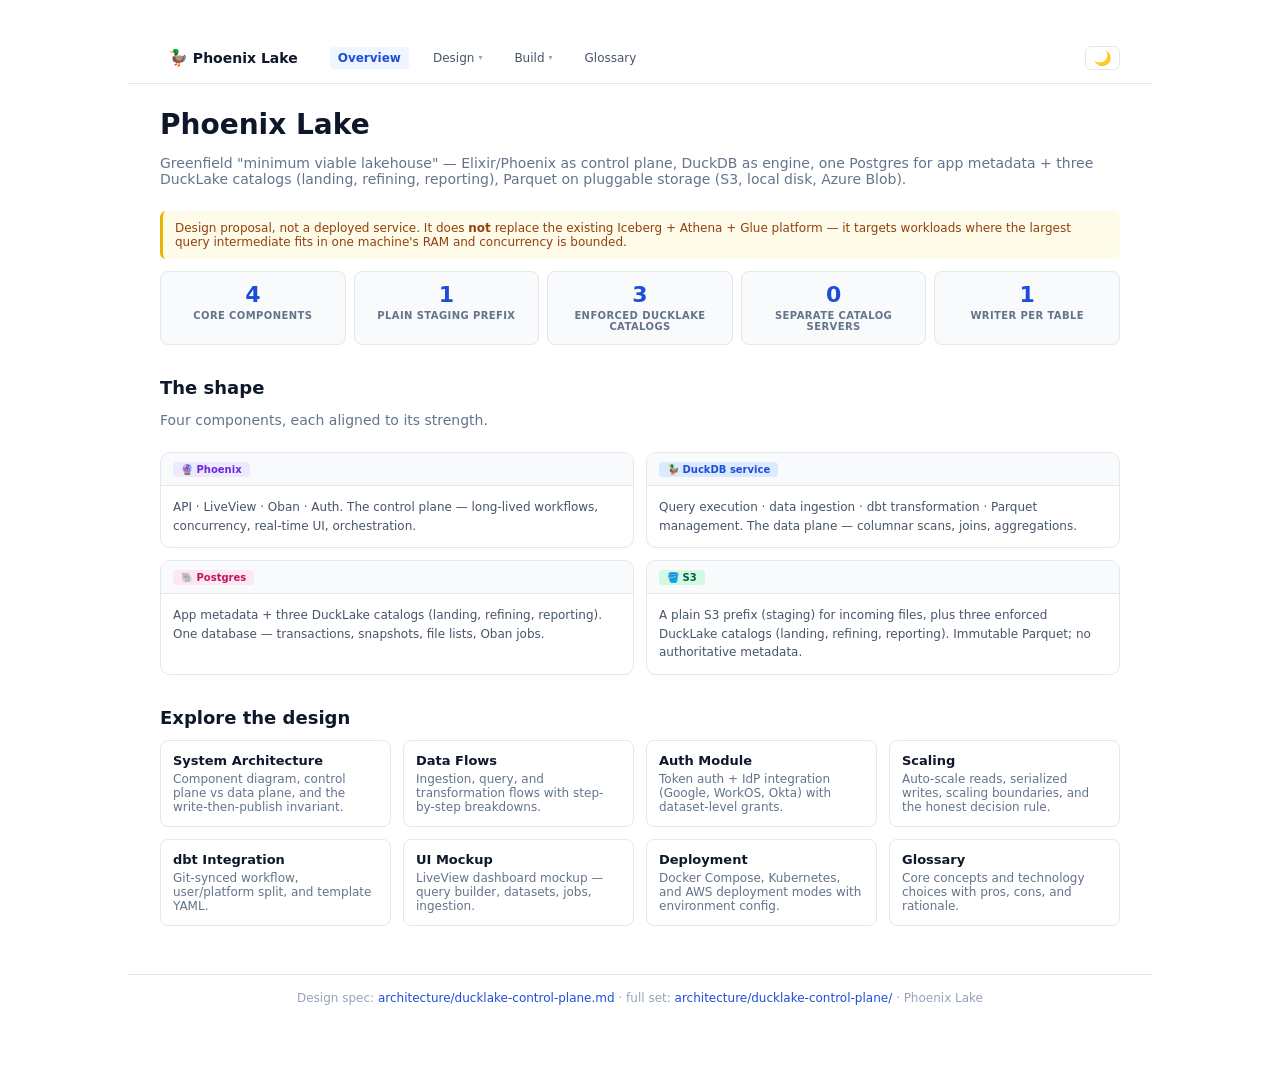
<file: index.html>
<!DOCTYPE html>
<html lang="en">
<head>
    <meta charset="utf-8">
    <meta http-equiv="refresh" content="0; url=docs/index.html">
    <title>Phoenix Lake</title>
</head>
<body>
    <p>Redirecting to <a href="docs/index.html">Phoenix Lake Documentation</a>...</p>
</body>
</html>
</file>
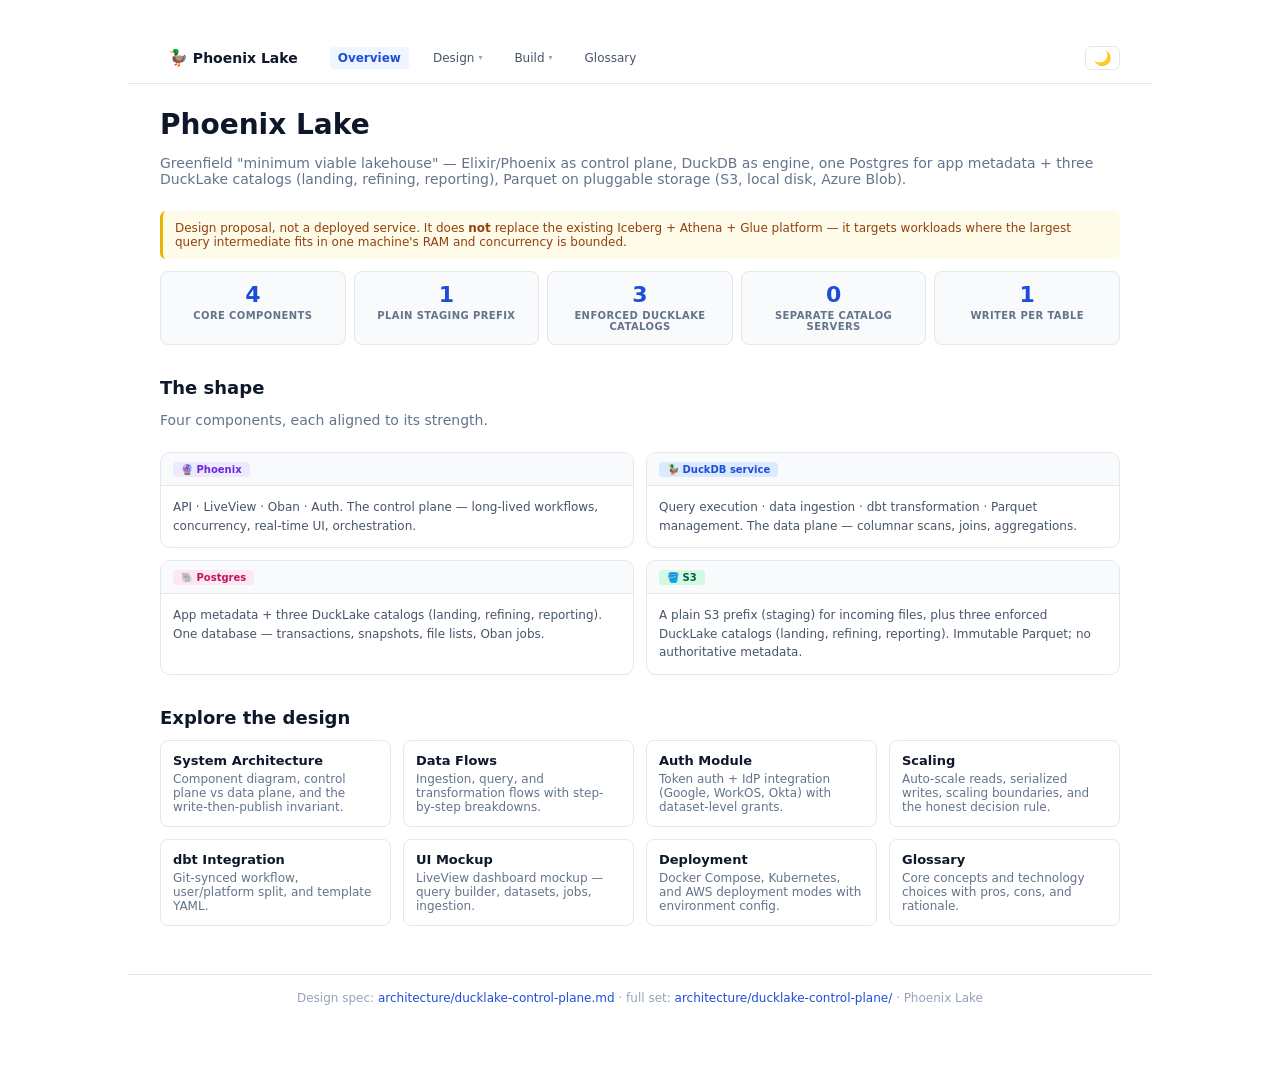
<file: docs/index.html>
<!DOCTYPE html>
<html lang="en">
<head>
<meta charset="utf-8">
<meta name="viewport" content="width=device-width, initial-scale=1.0">
<title>Phoenix Lake — Architecture</title>
<link rel="icon" href="data:image/svg+xml,<svg xmlns='http://www.w3.org/2000/svg' viewBox='0 0 100 100'><text y='.9em' font-size='90'>🦆</text></svg>">
<link rel="stylesheet" href="styles.css">
</head>
<body>

<nav class="site-nav">
  <a class="brand" href="index.html"><span>🦆</span> Phoenix Lake</a>
  <a class="active" href="index.html">Overview</a>
  <div class="nav-dropdown">
    <a href="architecture.html">Design</a>
    <div class="dropdown-menu">
      <a href="architecture.html"><span class="nav-icon">📐</span><span class="nav-label">Architecture<span class="nav-desc">System overview, components, boundaries</span></span></a>
      <a href="phoenix.html"><span class="nav-icon">🔮</span><span class="nav-label">Phoenix<span class="nav-desc">Control plane, API, LiveView, Oban</span></span></a>
      <a href="duckdb-service.html"><span class="nav-icon">🦆</span><span class="nav-label">DuckDB Service<span class="nav-desc">Compute engine, queries, ingestion</span></span></a>
      <a href="postgres.html"><span class="nav-icon">🐘</span><span class="nav-label">Postgres<span class="nav-desc">Catalogs, app metadata, DuckLake</span></span></a>
      <a href="s3.html"><span class="nav-icon">🪣</span><span class="nav-label">S3<span class="nav-desc">Storage, staging, partitioning</span></span></a>
      <div class="dropdown-divider"></div>
      <a href="data-flows.html"><span class="nav-icon">🔀</span><span class="nav-label">Data Flows<span class="nav-desc">Ingestion, query, transformation</span></span></a>
      <a href="auth.html"><span class="nav-icon">🔐</span><span class="nav-label">Auth<span class="nav-desc">Tokens, IdP, grants, roles</span></span></a>
      <a href="ui.html"><span class="nav-icon">🖥️</span><span class="nav-label">UI Mockup<span class="nav-desc">LiveView dashboard preview</span></span></a>
    </div>
  </div>
  <div class="nav-dropdown">
    <a href="scaling.html">Build</a>
    <div class="dropdown-menu">
      <a href="scaling.html"><span class="nav-icon">📈</span><span class="nav-label">Scaling<span class="nav-desc">Reads, writes, boundaries</span></span></a>
      <a href="dbt.html"><span class="nav-icon">🔄</span><span class="nav-label">dbt<span class="nav-desc">Git-synced transformations</span></span></a>
      <a href="deployment.html"><span class="nav-icon">🚀</span><span class="nav-label">Deployment<span class="nav-desc">Docker, K8s, AWS</span></span></a>
      <a href="api.html"><span class="nav-icon">📡</span><span class="nav-label">API Reference<span class="nav-desc">OpenAPI spec, Swagger UI</span></span></a>
    </div>
  </div>
  <a href="glossary.html">Glossary</a>
<button class="dark-toggle" onclick="toggleTheme()" aria-label="Toggle dark mode">🌙</button>
</nav>
<main>
<h1>Phoenix Lake</h1>
<p class="subtitle">Greenfield "minimum viable lakehouse" — Elixir/Phoenix as control plane, DuckDB as engine, one Postgres for app metadata + three DuckLake catalogs (landing, refining, reporting), Parquet on pluggable storage (S3, local disk, Azure Blob).</p>

<div class="info info-yellow">Design proposal, not a deployed service. It does <strong>not</strong> replace the existing Iceberg + Athena + Glue platform — it targets workloads where the largest query intermediate fits in one machine's RAM and concurrency is bounded.</div>

<div class="stat-grid">
  <div class="stat"><span class="num">4</span><span class="label">Core components</span></div>
  <div class="stat"><span class="num">1</span><span class="label">Plain staging prefix</span></div>
  <div class="stat"><span class="num">3</span><span class="label">Enforced DuckLake catalogs</span></div>
  <div class="stat"><span class="num">0</span><span class="label">Separate catalog servers</span></div>
  <div class="stat"><span class="num">1</span><span class="label">Writer per table</span></div>
</div>

<h2>The shape</h2>
<p class="subtitle">Four components, each aligned to its strength.</p>

<div class="split-grid">
  <a href="phoenix.html" class="split-card" style="text-decoration:none;">
    <div class="head"><span class="component-badge badge-phoenix">🔮 Phoenix</span></div>
    <div class="body">
      <p>API · LiveView · Oban · Auth. The control plane — long-lived workflows, concurrency, real-time UI, orchestration.</p>
    </div>
  </a>
  <a href="duckdb-service.html" class="split-card" style="text-decoration:none;">
    <div class="head"><span class="component-badge badge-duckdb">🦆 DuckDB service</span></div>
    <div class="body">
      <p>Query execution · data ingestion · dbt transformation · Parquet management. The data plane — columnar scans, joins, aggregations.</p>
    </div>
  </a>
  <a href="postgres.html" class="split-card" style="text-decoration:none;">
    <div class="head"><span class="component-badge badge-postgres">🐘 Postgres</span></div>
    <div class="body">
      <p>App metadata + three DuckLake catalogs (landing, refining, reporting). One database — transactions, snapshots, file lists, Oban jobs.</p>
    </div>
  </a>
  <a href="s3.html" class="split-card" style="text-decoration:none;">
    <div class="head"><span class="component-badge badge-s3">🪣 S3</span></div>
    <div class="body">
      <p>A plain S3 prefix (staging) for incoming files, plus three enforced DuckLake catalogs (landing, refining, reporting). Immutable Parquet; no authoritative metadata.</p>
    </div>
  </a>
</div>

<h2>Explore the design</h2>
<div class="card-grid">
  <a href="architecture.html" class="card" style="text-decoration:none;">
    <p class="card-title">System Architecture</p>
    <p class="card-desc">Component diagram, control plane vs data plane, and the write-then-publish invariant.</p>
  </a>
  <a href="data-flows.html" class="card" style="text-decoration:none;">
    <p class="card-title">Data Flows</p>
    <p class="card-desc">Ingestion, query, and transformation flows with step-by-step breakdowns.</p>
  </a>
  <a href="auth.html" class="card" style="text-decoration:none;">
    <p class="card-title">Auth Module</p>
    <p class="card-desc">Token auth + IdP integration (Google, WorkOS, Okta) with dataset-level grants.</p>
  </a>
  <a href="scaling.html" class="card" style="text-decoration:none;">
    <p class="card-title">Scaling</p>
    <p class="card-desc">Auto-scale reads, serialized writes, scaling boundaries, and the honest decision rule.</p>
  </a>
  <a href="dbt.html" class="card" style="text-decoration:none;">
    <p class="card-title">dbt Integration</p>
    <p class="card-desc">Git-synced workflow, user/platform split, and template YAML.</p>
  </a>
  <a href="ui.html" class="card" style="text-decoration:none;">
    <p class="card-title">UI Mockup</p>
    <p class="card-desc">LiveView dashboard mockup — query builder, datasets, jobs, ingestion.</p>
  </a>
  <a href="deployment.html" class="card" style="text-decoration:none;">
    <p class="card-title">Deployment</p>
    <p class="card-desc">Docker Compose, Kubernetes, and AWS deployment modes with environment config.</p>
  </a>
  <a href="glossary.html" class="card" style="text-decoration:none;">
    <p class="card-title">Glossary</p>
    <p class="card-desc">Core concepts and technology choices with pros, cons, and rationale.</p>
  </a>
</div>
</main>

<footer class="site-footer">
  <p>Design spec: <a href="https://github.com/TRANTANKHOA/phoenix-lake/blob/main/architecture/ducklake-control-plane.md">architecture/ducklake-control-plane.md</a> · full set: <a href="https://github.com/TRANTANKHOA/phoenix-lake/tree/main/architecture/ducklake-control-plane">architecture/ducklake-control-plane/</a> · Phoenix Lake</p>
</footer>
<script>document.querySelectorAll("a[href^=\"http\"]").forEach(a=>a.target="_blank")</script>
<script>
function toggleTheme() {
  const html = document.documentElement;
  const current = html.getAttribute("data-theme");
  const next = current === "dark" ? "light" : "dark";
  html.setAttribute("data-theme", next);
  localStorage.setItem("theme", next);
  document.querySelector(".dark-toggle").textContent = next === "dark" ? "\u2600\uFE0F" : "\uD83C\uDF19";
}
(function() {
  const saved = localStorage.getItem("theme") || "light";
  document.documentElement.setAttribute("data-theme", saved);
  const btn = document.querySelector(".dark-toggle");
  if (btn) btn.textContent = saved === "dark" ? "\u2600\uFE0F" : "\uD83C\uDF19";
})();
</script>
</body>
</html>
</file>
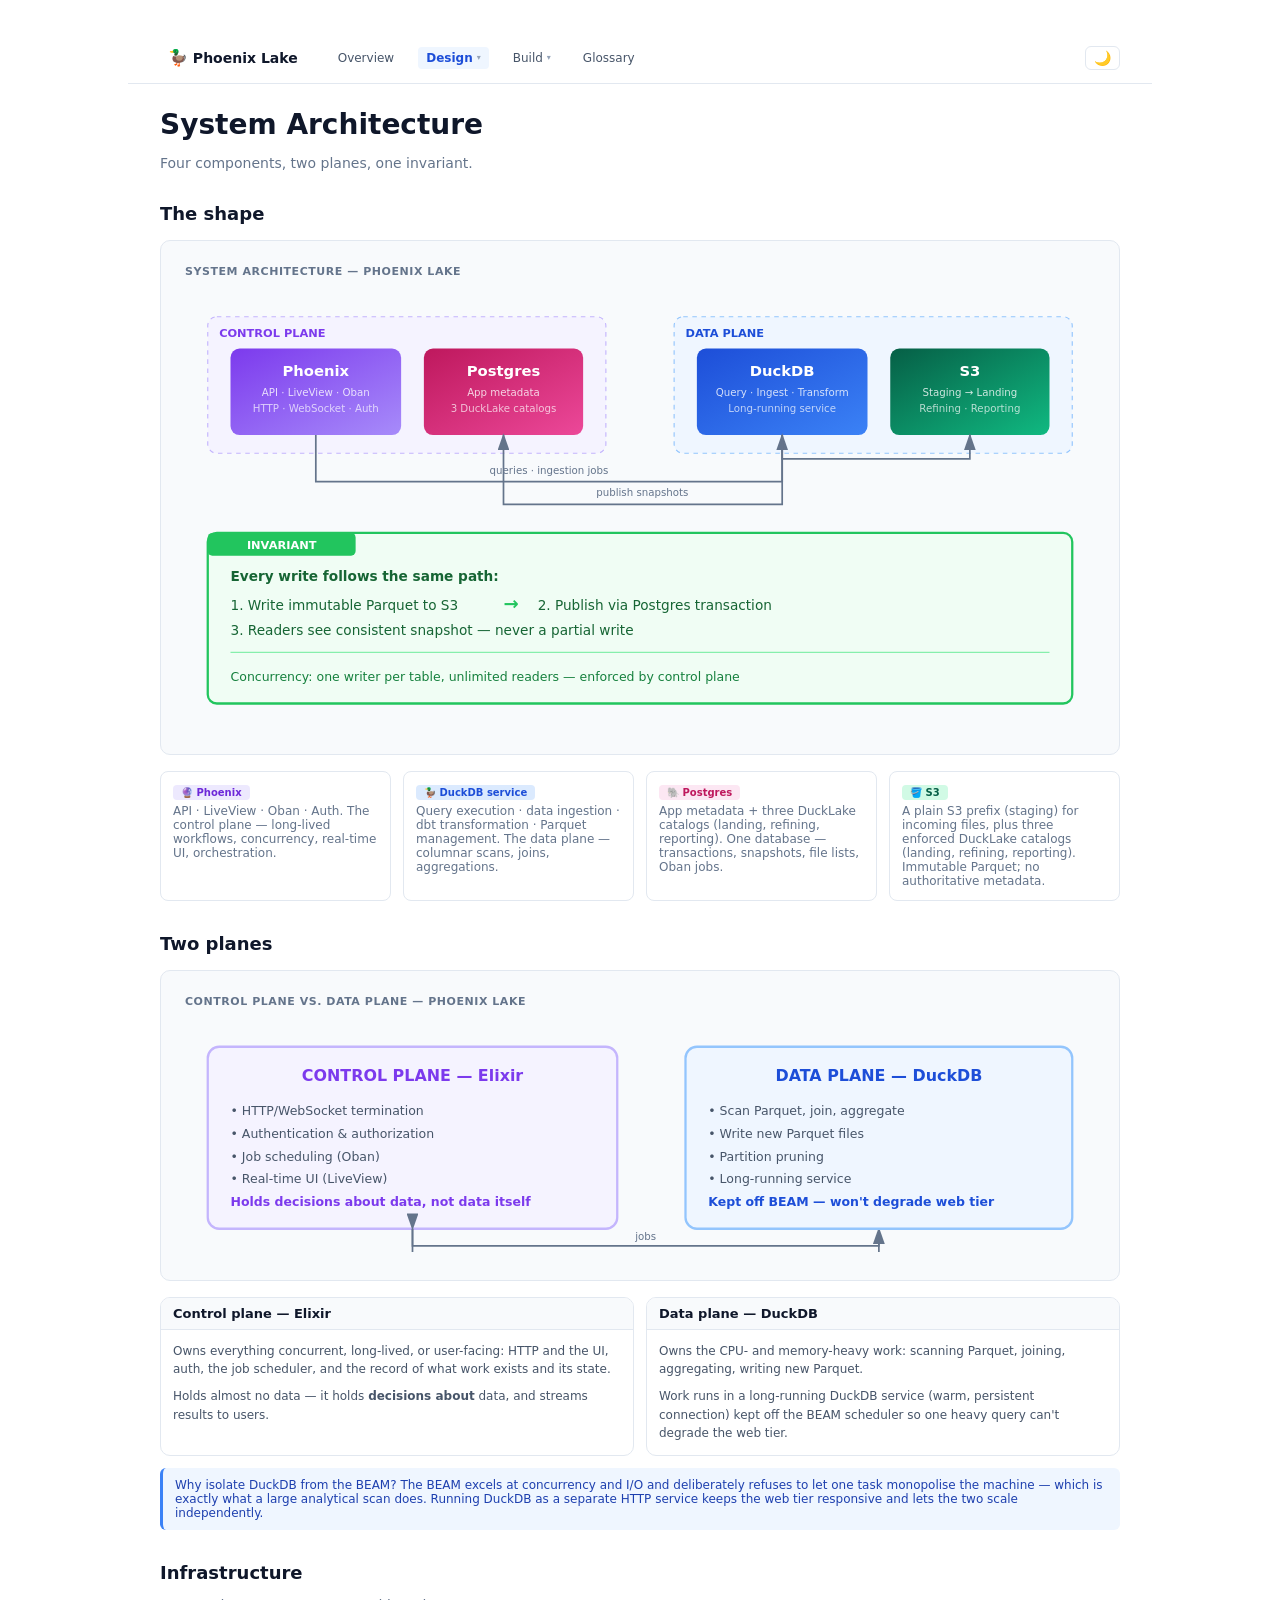
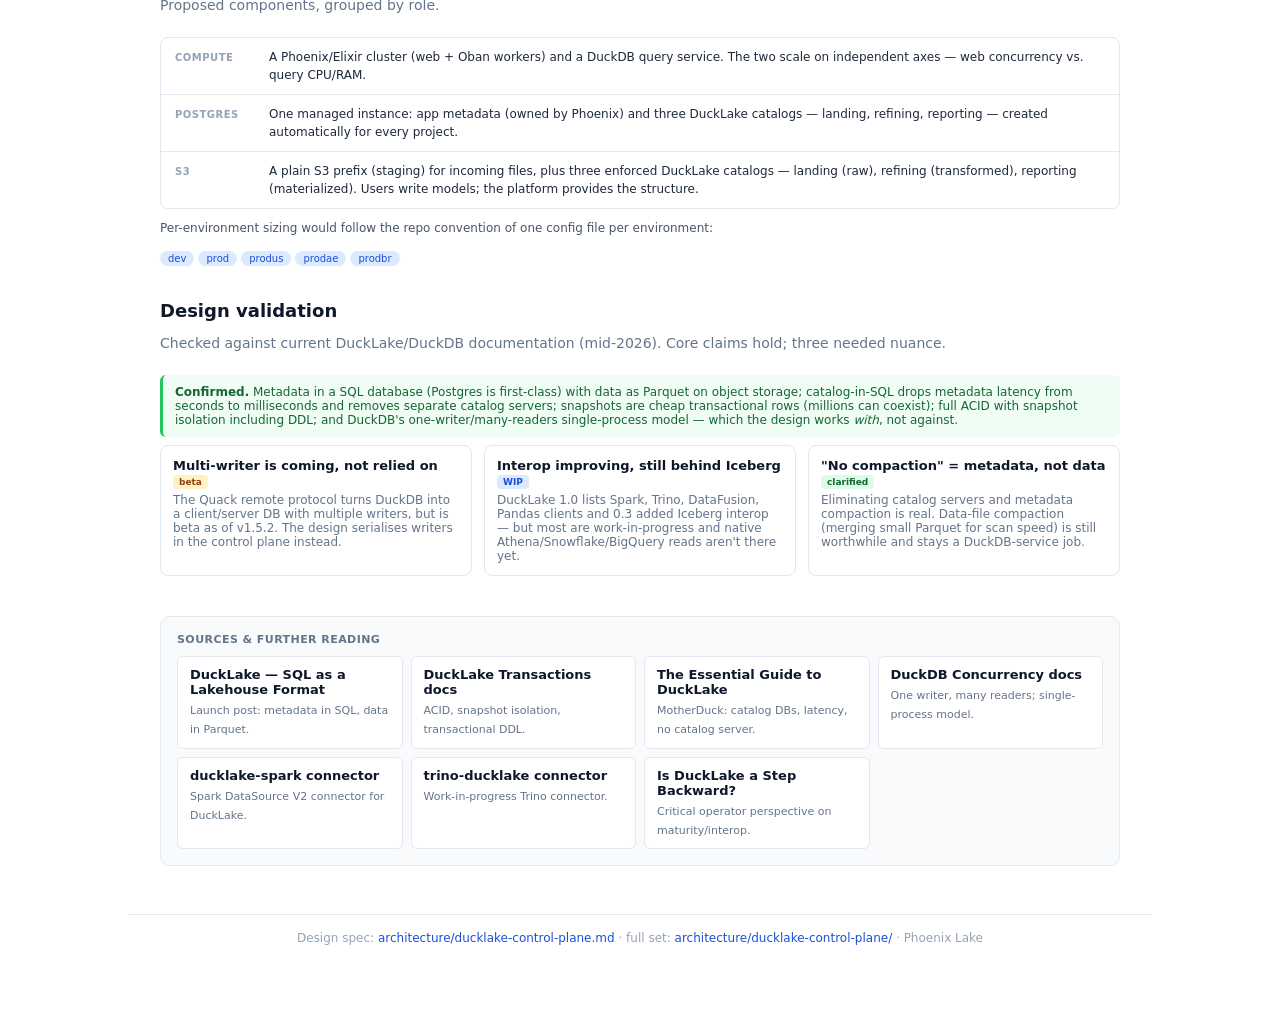
<file: docs/architecture.html>
<!DOCTYPE html>
<html lang="en">
<head>
<meta charset="utf-8">
<meta name="viewport" content="width=device-width, initial-scale=1.0">
<title>System Architecture — Phoenix Lake</title>
<link rel="icon" href="data:image/svg+xml,<svg xmlns='http://www.w3.org/2000/svg' viewBox='0 0 100 100'><text y='.9em' font-size='90'>🦆</text></svg>">
<link rel="stylesheet" href="styles.css">
</head>
<body>

<nav class="site-nav">
  <a class="brand" href="index.html"><span>🦆</span> Phoenix Lake</a>
  <a href="index.html">Overview</a>
  <div class="nav-dropdown">
    <a class="active" href="architecture.html">Design</a>
    <div class="dropdown-menu">
      <a href="architecture.html"><span class="nav-icon">📐</span><span class="nav-label">Architecture<span class="nav-desc">System overview, components, boundaries</span></span></a>
      <a href="phoenix.html"><span class="nav-icon">🔮</span><span class="nav-label">Phoenix<span class="nav-desc">Control plane, API, LiveView, Oban</span></span></a>
      <a href="duckdb-service.html"><span class="nav-icon">🦆</span><span class="nav-label">DuckDB Service<span class="nav-desc">Compute engine, queries, ingestion</span></span></a>
      <a href="postgres.html"><span class="nav-icon">🐘</span><span class="nav-label">Postgres<span class="nav-desc">Catalogs, app metadata, DuckLake</span></span></a>
      <a href="s3.html"><span class="nav-icon">🪣</span><span class="nav-label">S3<span class="nav-desc">Storage, staging, partitioning</span></span></a>
      <div class="dropdown-divider"></div>
      <a href="data-flows.html"><span class="nav-icon">🔀</span><span class="nav-label">Data Flows<span class="nav-desc">Ingestion, query, transformation</span></span></a>
      <a href="auth.html"><span class="nav-icon">🔐</span><span class="nav-label">Auth<span class="nav-desc">Tokens, IdP, grants, roles</span></span></a>
      <a href="ui.html"><span class="nav-icon">🖥️</span><span class="nav-label">UI Mockup<span class="nav-desc">LiveView dashboard preview</span></span></a>
    </div>
  </div>
  <div class="nav-dropdown">
    <a href="scaling.html">Build</a>
    <div class="dropdown-menu">
      <a href="scaling.html"><span class="nav-icon">📈</span><span class="nav-label">Scaling<span class="nav-desc">Reads, writes, boundaries</span></span></a>
      <a href="dbt.html"><span class="nav-icon">🔄</span><span class="nav-label">dbt<span class="nav-desc">Git-synced transformations</span></span></a>
      <a href="deployment.html"><span class="nav-icon">🚀</span><span class="nav-label">Deployment<span class="nav-desc">Docker, K8s, AWS</span></span></a>
      <a href="api.html"><span class="nav-icon">📡</span><span class="nav-label">API Reference<span class="nav-desc">OpenAPI spec, Swagger UI</span></span></a>
    </div>
  </div>
  <a href="glossary.html">Glossary</a>
<button class="dark-toggle" onclick="toggleTheme()" aria-label="Toggle dark mode">🌙</button>
</nav>

<main>
<h1>System Architecture</h1>
<p class="subtitle">Four components, two planes, one invariant.</p>

<h2>The shape</h2>

<div class="diagram">
  <p class="diagram-title">System architecture — Phoenix Lake</p>
  <svg viewBox="0 0 800 380" xmlns="http://www.w3.org/2000/svg">
    <defs>
      <linearGradient id="phoenixGrad" x1="0%" y1="0%" x2="100%" y2="100%">
        <stop offset="0%" style="stop-color:#7c3aed;stop-opacity:1" />
        <stop offset="100%" style="stop-color:#a78bfa;stop-opacity:1" />
      </linearGradient>
      <linearGradient id="duckdbGrad" x1="0%" y1="0%" x2="100%" y2="100%">
        <stop offset="0%" style="stop-color:#1d4ed8;stop-opacity:1" />
        <stop offset="100%" style="stop-color:#3b82f6;stop-opacity:1" />
      </linearGradient>
      <linearGradient id="postgresGrad" x1="0%" y1="0%" x2="100%" y2="100%">
        <stop offset="0%" style="stop-color:#be185d;stop-opacity:1" />
        <stop offset="100%" style="stop-color:#ec4899;stop-opacity:1" />
      </linearGradient>
      <linearGradient id="s3Grad" x1="0%" y1="0%" x2="100%" y2="100%">
        <stop offset="0%" style="stop-color:#065f46;stop-opacity:1" />
        <stop offset="100%" style="stop-color:#10b981;stop-opacity:1" />
      </linearGradient>
      <marker id="arrowhead" markerWidth="10" markerHeight="7" refX="9" refY="3.5" orient="auto">
        <polygon points="0 0, 10 3.5, 0 7" fill="#64748b"/>
      </marker>
    </defs>
    
    <!-- Control Plane Box -->
    <rect x="20" y="20" width="350" height="120" rx="8" fill="#f5f3ff" stroke="#c4b5fd" stroke-width="1" stroke-dasharray="4,4"/>
    <text x="30" y="38" font-size="10" fill="#7c3aed" font-weight="600">CONTROL PLANE</text>
    
    <!-- Phoenix -->
    <rect x="40" y="48" width="150" height="76" rx="8" fill="url(#phoenixGrad)"/>
    <text x="115" y="72" font-size="13" fill="white" font-weight="600" text-anchor="middle">Phoenix</text>
    <text x="115" y="90" font-size="9" fill="rgba(255,255,255,0.8)" text-anchor="middle">API · LiveView · Oban</text>
    <text x="115" y="104" font-size="9" fill="rgba(255,255,255,0.7)" text-anchor="middle">HTTP · WebSocket · Auth</text>
    
    <!-- Postgres -->
    <rect x="210" y="48" width="140" height="76" rx="8" fill="url(#postgresGrad)"/>
    <text x="280" y="72" font-size="13" fill="white" font-weight="600" text-anchor="middle">Postgres</text>
    <text x="280" y="90" font-size="9" fill="rgba(255,255,255,0.8)" text-anchor="middle">App metadata</text>
    <text x="280" y="104" font-size="9" fill="rgba(255,255,255,0.7)" text-anchor="middle">3 DuckLake catalogs</text>
    
    <!-- Data Plane Box -->
    <rect x="430" y="20" width="350" height="120" rx="8" fill="#eff6ff" stroke="#93c5fd" stroke-width="1" stroke-dasharray="4,4"/>
    <text x="440" y="38" font-size="10" fill="#1d4ed8" font-weight="600">DATA PLANE</text>
    
    <!-- DuckDB -->
    <rect x="450" y="48" width="150" height="76" rx="8" fill="url(#duckdbGrad)"/>
    <text x="525" y="72" font-size="13" fill="white" font-weight="600" text-anchor="middle">DuckDB</text>
    <text x="525" y="90" font-size="9" fill="rgba(255,255,255,0.8)" text-anchor="middle">Query · Ingest · Transform</text>
    <text x="525" y="104" font-size="9" fill="rgba(255,255,255,0.7)" text-anchor="middle">Long-running service</text>
    
    <!-- S3 -->
    <rect x="620" y="48" width="140" height="76" rx="8" fill="url(#s3Grad)"/>
    <text x="690" y="72" font-size="13" fill="white" font-weight="600" text-anchor="middle">S3</text>
    <text x="690" y="90" font-size="9" fill="rgba(255,255,255,0.8)" text-anchor="middle">Staging → Landing</text>
    <text x="690" y="104" font-size="9" fill="rgba(255,255,255,0.7)" text-anchor="middle">Refining · Reporting</text>
    
    <!-- Arrows -->
    <path d="M 115 124 L 115 165 L 525 165 L 525 124" stroke="#64748b" stroke-width="1.5" fill="none" marker-end="url(#arrowhead)"/>
    <text x="320" y="158" font-size="9" fill="#64748b" text-anchor="middle">queries · ingestion jobs</text>
    
    <path d="M 525 124 L 525 145 L 690 145 L 690 124" stroke="#64748b" stroke-width="1.5" fill="none" marker-end="url(#arrowhead)"/>
    
    <path d="M 525 124 L 525 185 L 280 185 L 280 124" stroke="#64748b" stroke-width="1.5" fill="none" marker-end="url(#arrowhead)"/>
    <text x="402" y="178" font-size="9" fill="#64748b" text-anchor="middle">publish snapshots</text>
    
    <!-- Invariant callout -->
    <rect x="20" y="210" width="760" height="150" rx="8" fill="#f0fdf4" stroke="#22c55e" stroke-width="2"/>
    <rect x="20" y="210" width="130" height="20" rx="4" fill="#22c55e"/>
    <text x="85" y="224" font-size="10" fill="white" font-weight="700" text-anchor="middle">INVARIANT</text>
    <text x="40" y="252" font-size="12" fill="#166534" font-weight="600">Every write follows the same path:</text>
    <text x="40" y="278" font-size="12" fill="#166534">1. Write immutable Parquet to S3</text>
    <text x="280" y="278" font-size="16" fill="#22c55e" font-weight="bold">→</text>
    <text x="310" y="278" font-size="12" fill="#166534">2. Publish via Postgres transaction</text>
    <text x="40" y="300" font-size="12" fill="#166534">3. Readers see consistent snapshot — never a partial write</text>
    <line x1="40" y1="315" x2="760" y2="315" stroke="#86efac" stroke-width="1"/>
    <text x="40" y="340" font-size="11" fill="#15803d" font-weight="500">Concurrency: one writer per table, unlimited readers — enforced by control plane</text>
  </svg>
</div>

<div class="card-grid">
  <div class="card"><p class="card-title"><span class="component-badge badge-phoenix">🔮 Phoenix</span></p><p class="card-desc">API · LiveView · Oban · Auth. The control plane — long-lived workflows, concurrency, real-time UI, orchestration.</p></div>
  <div class="card"><p class="card-title"><span class="component-badge badge-duckdb">🦆 DuckDB service</span></p><p class="card-desc">Query execution · data ingestion · dbt transformation · Parquet management. The data plane — columnar scans, joins, aggregations.</p></div>
  <div class="card"><p class="card-title"><span class="component-badge badge-postgres">🐘 Postgres</span></p><p class="card-desc">App metadata + three DuckLake catalogs (landing, refining, reporting). One database — transactions, snapshots, file lists, Oban jobs.</p></div>
  <div class="card"><p class="card-title"><span class="component-badge badge-s3">🪣 S3</span></p><p class="card-desc">A plain S3 prefix (staging) for incoming files, plus three enforced DuckLake catalogs (landing, refining, reporting). Immutable Parquet; no authoritative metadata.</p></div>
</div>

<h2>Two planes</h2>

<div class="diagram">
  <p class="diagram-title">Control plane vs. data plane — Phoenix Lake</p>
  <svg viewBox="0 0 800 200" xmlns="http://www.w3.org/2000/svg">
    <!-- Control Plane -->
    <rect x="20" y="20" width="360" height="160" rx="10" fill="#f5f3ff" stroke="#c4b5fd" stroke-width="2"/>
    <text x="200" y="50" font-size="14" fill="#7c3aed" font-weight="700" text-anchor="middle">CONTROL PLANE — Elixir</text>
    
    <text x="40" y="80" font-size="11" fill="#475569">• HTTP/WebSocket termination</text>
    <text x="40" y="100" font-size="11" fill="#475569">• Authentication & authorization</text>
    <text x="40" y="120" font-size="11" fill="#475569">• Job scheduling (Oban)</text>
    <text x="40" y="140" font-size="11" fill="#475569">• Real-time UI (LiveView)</text>
    <text x="40" y="160" font-size="11" fill="#7c3aed" font-weight="600">Holds decisions about data, not data itself</text>
    
    <defs>
      <marker id="arrowRight" markerWidth="10" markerHeight="7" refX="9" refY="3.5" orient="auto">
        <polygon points="0 0, 10 3.5, 0 7" fill="#64748b"/>
      </marker>
      <marker id="arrowLeft" markerWidth="10" markerHeight="7" refX="1" refY="3.5" orient="auto">
        <polygon points="10 0, 0 3.5, 10 7" fill="#64748b"/>
      </marker>
    </defs>
    
    <!-- Arrows -->
    <path d="M 200 180 L 200 195 L 610 195 L 610 180" stroke="#64748b" stroke-width="1.5" fill="none" marker-end="url(#arrowRight)"/>
    <text x="405" y="190" font-size="9" fill="#64748b" text-anchor="middle">jobs</text>
    
    <path d="M 610 180 L 610 205 L 200 205 L 200 180" stroke="#64748b" stroke-width="1.5" fill="none" marker-end="url(#arrowLeft)"/>
    <text x="405" y="215" font-size="9" fill="#64748b" text-anchor="middle">results</text>
    
    <!-- Data Plane -->
    <rect x="440" y="20" width="340" height="160" rx="10" fill="#eff6ff" stroke="#93c5fd" stroke-width="2"/>
    <text x="610" y="50" font-size="14" fill="#1d4ed8" font-weight="700" text-anchor="middle">DATA PLANE — DuckDB</text>
    
    <text x="460" y="80" font-size="11" fill="#475569">• Scan Parquet, join, aggregate</text>
    <text x="460" y="100" font-size="11" fill="#475569">• Write new Parquet files</text>
    <text x="460" y="120" font-size="11" fill="#475569">• Partition pruning</text>
    <text x="460" y="140" font-size="11" fill="#475569">• Long-running service</text>
    <text x="460" y="160" font-size="11" fill="#1d4ed8" font-weight="600">Kept off BEAM — won't degrade web tier</text>
  </svg>
</div>

<div class="split-grid">
  <div class="split-card">
    <div class="head">Control plane — Elixir</div>
    <div class="body">
      <p>Owns everything concurrent, long-lived, or user-facing: HTTP and the UI, auth, the job scheduler, and the record of what work exists and its state.</p>
      <p>Holds almost no data — it holds <strong>decisions about</strong> data, and streams results to users.</p>
    </div>
  </div>
  <div class="split-card">
    <div class="head">Data plane — DuckDB</div>
    <div class="body">
      <p>Owns the CPU- and memory-heavy work: scanning Parquet, joining, aggregating, writing new Parquet.</p>
      <p>Work runs in a long-running DuckDB service (warm, persistent connection) kept off the BEAM scheduler so one heavy query can't degrade the web tier.</p>
    </div>
  </div>
</div>
<div class="info info-blue">Why isolate DuckDB from the BEAM? The BEAM excels at concurrency and I/O and deliberately refuses to let one task monopolise the machine — which is exactly what a large analytical scan does. Running DuckDB as a separate HTTP service keeps the web tier responsive and lets the two scale independently.</div>

<h2>Infrastructure</h2>
<p class="subtitle">Proposed components, grouped by role.</p>
<div class="spec-rows">
  <div class="spec-row"><div class="spec-label">Compute</div><div class="spec-value">A Phoenix/Elixir cluster (web + Oban workers) and a DuckDB query service. The two scale on independent axes — web concurrency vs. query CPU/RAM.</div></div>
  <div class="spec-row"><div class="spec-label">Postgres</div><div class="spec-value">One managed instance: app metadata (owned by Phoenix) and three DuckLake catalogs — landing, refining, reporting — created automatically for every project.</div></div>
  <div class="spec-row"><div class="spec-label">S3</div><div class="spec-value">A plain S3 prefix (staging) for incoming files, plus three enforced DuckLake catalogs — landing (raw), refining (transformed), reporting (materialized). Users write models; the platform provides the structure.</div></div>
</div>
<p style="font-size:12px;color:#475569;">Per-environment sizing would follow the repo convention of one config file per environment:</p>
<span class="config-pill">dev</span><span class="config-pill">prod</span><span class="config-pill">produs</span><span class="config-pill">prodae</span><span class="config-pill">prodbr</span>

<h2>Design validation</h2>
<p class="subtitle">Checked against current DuckLake/DuckDB documentation (mid-2026). Core claims hold; three needed nuance.</p>

<div class="info info-green"><strong>Confirmed.</strong> Metadata in a SQL database (Postgres is first-class) with data as Parquet on object storage; catalog-in-SQL drops metadata latency from seconds to milliseconds and removes separate catalog servers; snapshots are cheap transactional rows (millions can coexist); full ACID with snapshot isolation including DDL; and DuckDB's one-writer/many-readers single-process model — which the design works <em>with</em>, not against.</div>

<div class="card-grid">
  <div class="card"><p class="card-title">Multi-writer is coming, not relied on <span class="badge badge-warning">beta</span></p><p class="card-desc">The Quack remote protocol turns DuckDB into a client/server DB with multiple writers, but is beta as of v1.5.2. The design serialises writers in the control plane instead.</p></div>
  <div class="card"><p class="card-title">Interop improving, still behind Iceberg <span class="badge badge-info">WIP</span></p><p class="card-desc">DuckLake 1.0 lists Spark, Trino, DataFusion, Pandas clients and 0.3 added Iceberg interop — but most are work-in-progress and native Athena/Snowflake/BigQuery reads aren't there yet.</p></div>
  <div class="card"><p class="card-title">"No compaction" = metadata, not data <span class="badge badge-success">clarified</span></p><p class="card-desc">Eliminating catalog servers and metadata compaction is real. Data-file compaction (merging small Parquet for scan speed) is still worthwhile and stays a DuckDB-service job.</p></div>
</div>

<div class="related">
  <span class="related-label">Sources &amp; further reading</span>
  <div class="related-grid">
    <a class="related-link" href="https://ducklake.select/2025/05/27/ducklake-01/"><span class="name">DuckLake — SQL as a Lakehouse Format</span><span class="desc">Launch post: metadata in SQL, data in Parquet.</span></a>
    <a class="related-link" href="https://ducklake.select/docs/stable/duckdb/advanced_features/transactions"><span class="name">DuckLake Transactions docs</span><span class="desc">ACID, snapshot isolation, transactional DDL.</span></a>
    <a class="related-link" href="https://motherduck.com/learn/ducklake-guide/"><span class="name">The Essential Guide to DuckLake</span><span class="desc">MotherDuck: catalog DBs, latency, no catalog server.</span></a>
    <a class="related-link" href="https://duckdb.org/docs/current/connect/concurrency"><span class="name">DuckDB Concurrency docs</span><span class="desc">One writer, many readers; single-process model.</span></a>
    <a class="related-link" href="https://github.com/motherduckdb/ducklake-spark"><span class="name">ducklake-spark connector</span><span class="desc">Spark DataSource V2 connector for DuckLake.</span></a>
    <a class="related-link" href="https://github.com/awitten1/trino-ducklake"><span class="name">trino-ducklake connector</span><span class="desc">Work-in-progress Trino connector.</span></a>
    <a class="related-link" href="https://www.pracdata.io/p/is-ducklake-a-step-backward"><span class="name">Is DuckLake a Step Backward?</span><span class="desc">Critical operator perspective on maturity/interop.</span></a>
  </div>
</div>
</main>

<footer class="site-footer">
  <p>Design spec: <a href="https://github.com/TRANTANKHOA/phoenix-lake/blob/main/architecture/ducklake-control-plane.md">architecture/ducklake-control-plane.md</a> · full set: <a href="https://github.com/TRANTANKHOA/phoenix-lake/tree/main/architecture/ducklake-control-plane">architecture/ducklake-control-plane/</a> · Phoenix Lake</p>
</footer>
<script>document.querySelectorAll("a[href^=\"http\"]").forEach(a=>a.target="_blank")</script>
<script>
function toggleTheme() {
  const html = document.documentElement;
  const current = html.getAttribute("data-theme");
  const next = current === "dark" ? "light" : "dark";
  html.setAttribute("data-theme", next);
  localStorage.setItem("theme", next);
  document.querySelector(".dark-toggle").textContent = next === "dark" ? "\u2600\uFE0F" : "\uD83C\uDF19";
}
(function() {
  const saved = localStorage.getItem("theme") || "light";
  document.documentElement.setAttribute("data-theme", saved);
  const btn = document.querySelector(".dark-toggle");
  if (btn) btn.textContent = saved === "dark" ? "\u2600\uFE0F" : "\uD83C\uDF19";
})();
</script>
</body>
</html>
</file>
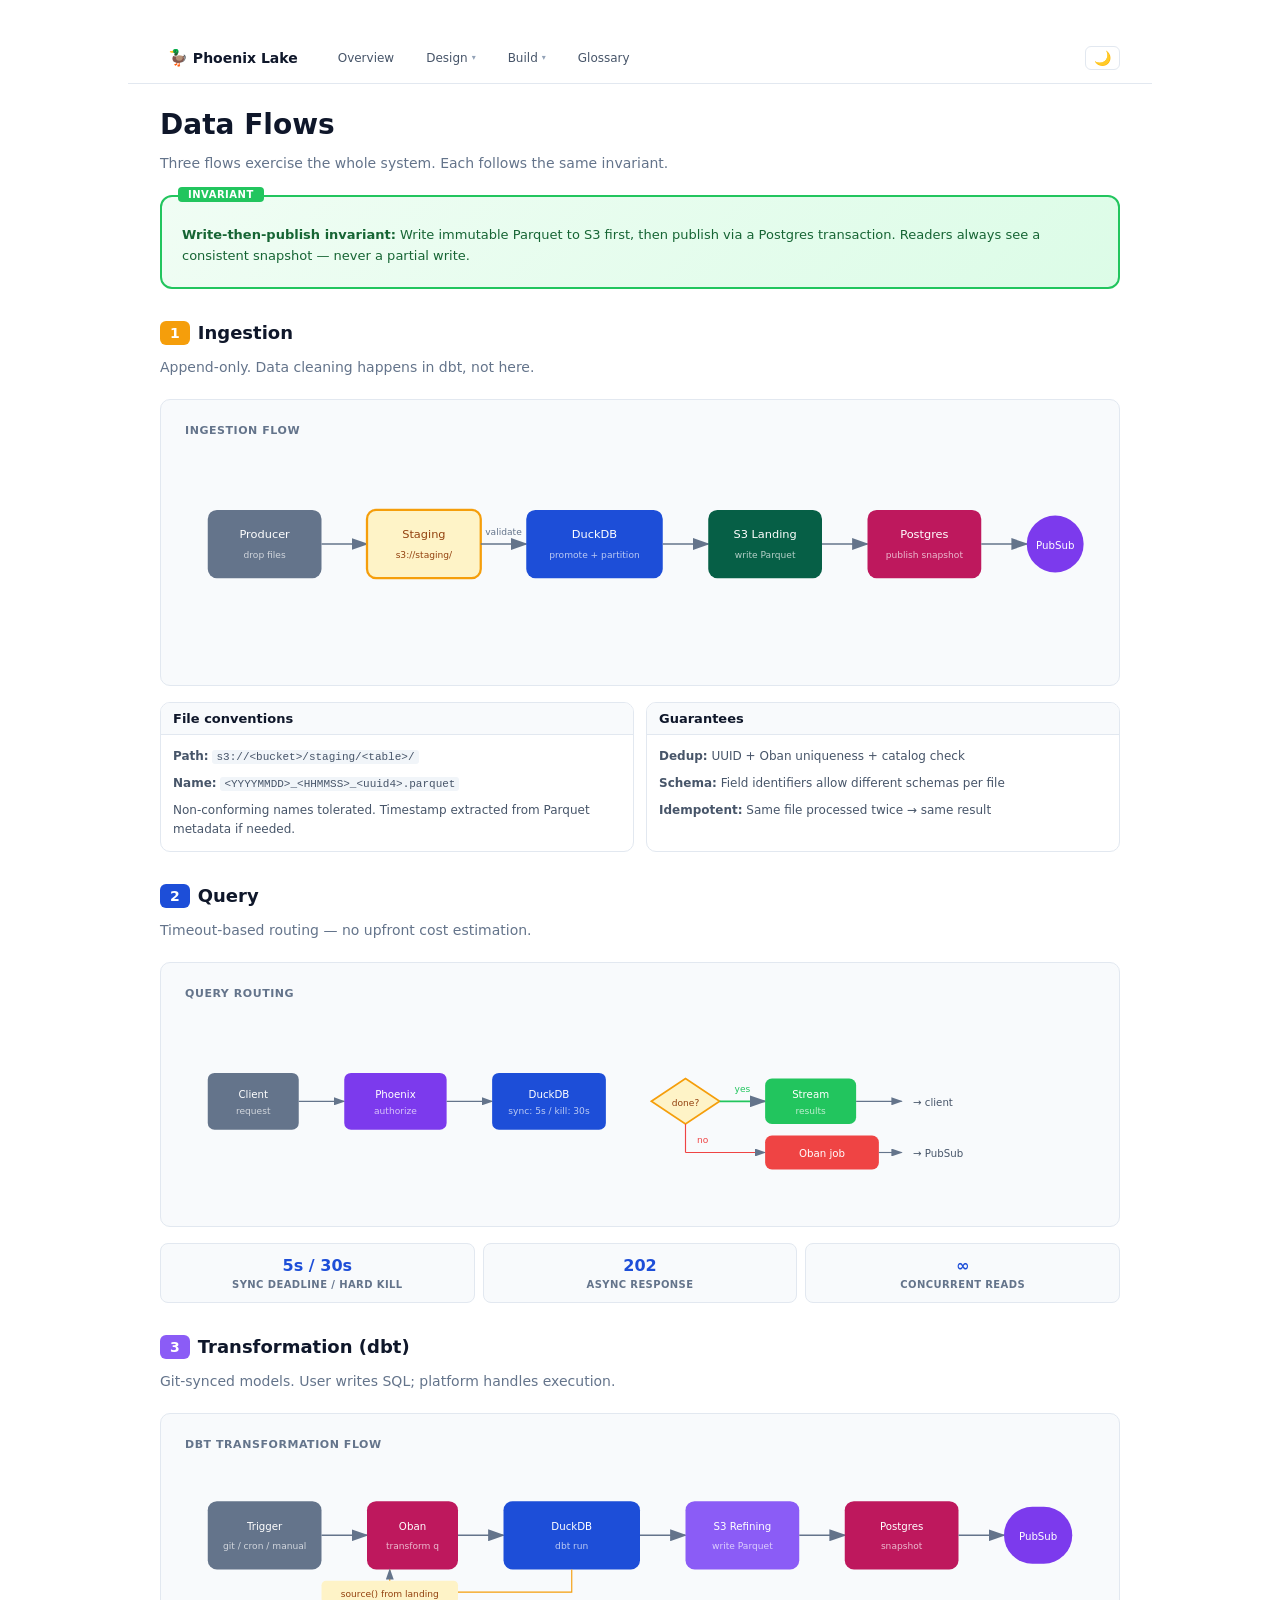
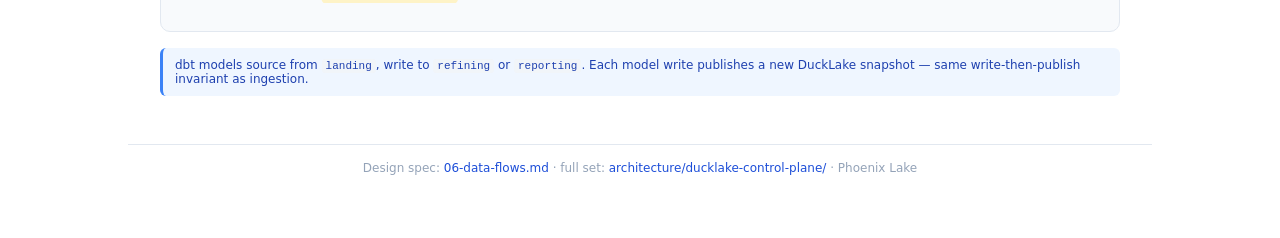
<file: docs/data-flows.html>
<!DOCTYPE html>
<html lang="en">
<head>
<meta charset="utf-8">
<meta name="viewport" content="width=device-width, initial-scale=1.0">
<title>Data Flows — Phoenix Lake</title>
<link rel="icon" href="data:image/svg+xml,<svg xmlns='http://www.w3.org/2000/svg' viewBox='0 0 100 100'><text y='.9em' font-size='90'>🦆</text></svg>">
<link rel="stylesheet" href="styles.css">
</head>
<body>

<nav class="site-nav">
  <a class="brand" href="index.html"><span>🦆</span> Phoenix Lake</a>
  <a href="index.html">Overview</a>
  <div class="nav-dropdown">
    <a href="architecture.html">Design</a>
    <div class="dropdown-menu">
      <a href="architecture.html"><span class="nav-icon">📐</span><span class="nav-label">Architecture<span class="nav-desc">System overview, components, boundaries</span></span></a>
      <a href="phoenix.html"><span class="nav-icon">🔮</span><span class="nav-label">Phoenix<span class="nav-desc">Control plane, API, LiveView, Oban</span></span></a>
      <a href="duckdb-service.html"><span class="nav-icon">🦆</span><span class="nav-label">DuckDB Service<span class="nav-desc">Compute engine, queries, ingestion</span></span></a>
      <a href="postgres.html"><span class="nav-icon">🐘</span><span class="nav-label">Postgres<span class="nav-desc">Catalogs, app metadata, DuckLake</span></span></a>
      <a href="s3.html"><span class="nav-icon">🪣</span><span class="nav-label">S3<span class="nav-desc">Storage, staging, partitioning</span></span></a>
      <div class="dropdown-divider"></div>
      <a class="active" href="data-flows.html"><span class="nav-icon">🔀</span><span class="nav-label">Data Flows<span class="nav-desc">Ingestion, query, transformation</span></span></a>
      <a href="auth.html"><span class="nav-icon">🔐</span><span class="nav-label">Auth<span class="nav-desc">Tokens, IdP, grants, roles</span></span></a>
      <a href="ui.html"><span class="nav-icon">🖥️</span><span class="nav-label">UI Mockup<span class="nav-desc">LiveView dashboard preview</span></span></a>
    </div>
  </div>
  <div class="nav-dropdown">
    <a href="scaling.html">Build</a>
    <div class="dropdown-menu">
      <a href="scaling.html"><span class="nav-icon">📈</span><span class="nav-label">Scaling<span class="nav-desc">Reads, writes, boundaries</span></span></a>
      <a href="dbt.html"><span class="nav-icon">🔄</span><span class="nav-label">dbt<span class="nav-desc">Git-synced transformations</span></span></a>
      <a href="deployment.html"><span class="nav-icon">🚀</span><span class="nav-label">Deployment<span class="nav-desc">Docker, K8s, AWS</span></span></a>
      <a href="api.html"><span class="nav-icon">📡</span><span class="nav-label">API Reference<span class="nav-desc">OpenAPI spec, Swagger UI</span></span></a>
    </div>
  </div>
  <a href="glossary.html">Glossary</a>
<button class="dark-toggle" onclick="toggleTheme()" aria-label="Toggle dark mode">🌙</button>
</nav>

<main>
<h1>Data Flows</h1>
<p class="subtitle">Three flows exercise the whole system. Each follows the same invariant.</p>

<div class="invariant-callout">
  <p><strong>Write-then-publish invariant:</strong> Write immutable Parquet to S3 first, then publish via a Postgres transaction. Readers always see a consistent snapshot — never a partial write.</p>
</div>

<!-- ==================== INGESTION ==================== -->
<h2 style="display:flex;align-items:center;gap:8px;">
  <span style="background:#f59e0b;color:#fff;padding:4px 10px;border-radius:6px;font-size:14px;">1</span>
  Ingestion
</h2>
<p class="subtitle">Append-only. Data cleaning happens in dbt, not here.</p>

<div class="diagram">
  <p class="diagram-title">Ingestion flow</p>
  <svg viewBox="0 0 800 180" xmlns="http://www.w3.org/2000/svg">
    <defs>
      <marker id="arrowIngest" markerWidth="10" markerHeight="7" refX="9" refY="3.5" orient="auto">
        <polygon points="0 0, 10 3.5, 0 7" fill="#64748b"/>
      </marker>
    </defs>
    
    <!-- Producer -->
    <rect x="20" y="50" width="100" height="60" rx="8" fill="#64748b"/>
    <text x="70" y="75" font-size="10" fill="white" text-anchor="middle" font-weight="500">Producer</text>
    <text x="70" y="92" font-size="8" fill="rgba(255,255,255,0.7)" text-anchor="middle">drop files</text>
    
    <!-- Arrow -->
    <line x1="120" y1="80" x2="160" y2="80" stroke="#64748b" stroke-width="1.5" marker-end="url(#arrowIngest)"/>
    
    <!-- Staging -->
    <rect x="160" y="50" width="100" height="60" rx="8" fill="#fef3c7" stroke="#f59e0b" stroke-width="2"/>
    <text x="210" y="75" font-size="10" fill="#92400e" text-anchor="middle" font-weight="500">Staging</text>
    <text x="210" y="92" font-size="8" fill="#92400e" text-anchor="middle">s3://staging/</text>
    
    <!-- Arrow -->
    <line x1="260" y1="80" x2="300" y2="80" stroke="#64748b" stroke-width="1.5" marker-end="url(#arrowIngest)"/>
    <text x="280" y="72" font-size="8" fill="#64748b" text-anchor="middle">validate</text>
    
    <!-- DuckDB -->
    <rect x="300" y="50" width="120" height="60" rx="8" fill="#1d4ed8"/>
    <text x="360" y="75" font-size="10" fill="white" text-anchor="middle" font-weight="500">DuckDB</text>
    <text x="360" y="92" font-size="8" fill="rgba(255,255,255,0.7)" text-anchor="middle">promote + partition</text>
    
    <!-- Arrow -->
    <line x1="420" y1="80" x2="460" y2="80" stroke="#64748b" stroke-width="1.5" marker-end="url(#arrowIngest)"/>
    
    <!-- S3 Landing -->
    <rect x="460" y="50" width="100" height="60" rx="8" fill="#065f46"/>
    <text x="510" y="75" font-size="10" fill="white" text-anchor="middle" font-weight="500">S3 Landing</text>
    <text x="510" y="92" font-size="8" fill="rgba(255,255,255,0.7)" text-anchor="middle">write Parquet</text>
    
    <!-- Arrow -->
    <line x1="560" y1="80" x2="600" y2="80" stroke="#64748b" stroke-width="1.5" marker-end="url(#arrowIngest)"/>
    
    <!-- Postgres -->
    <rect x="600" y="50" width="100" height="60" rx="8" fill="#be185d"/>
    <text x="650" y="75" font-size="10" fill="white" text-anchor="middle" font-weight="500">Postgres</text>
    <text x="650" y="92" font-size="8" fill="rgba(255,255,255,0.7)" text-anchor="middle">publish snapshot</text>
    
    <!-- PubSub -->
    <line x1="700" y1="80" x2="740" y2="80" stroke="#64748b" stroke-width="1.5" marker-end="url(#arrowIngest)"/>
    <rect x="740" y="55" width="50" height="50" rx="25" fill="#7c3aed"/>
    <text x="765" y="84" font-size="9" fill="white" text-anchor="middle">PubSub</text>
  </svg>
</div>

<div class="split-grid">
  <div class="split-card">
    <div class="head">File conventions</div>
    <div class="body">
      <p><strong>Path:</strong> <code>s3://&lt;bucket&gt;/staging/&lt;table&gt;/</code></p>
      <p><strong>Name:</strong> <code>&lt;YYYYMMDD&gt;_&lt;HHMMSS&gt;_&lt;uuid4&gt;.parquet</code></p>
      <p>Non-conforming names tolerated. Timestamp extracted from Parquet metadata if needed.</p>
    </div>
  </div>
  <div class="split-card">
    <div class="head">Guarantees</div>
    <div class="body">
      <p><strong>Dedup:</strong> UUID + Oban uniqueness + catalog check</p>
      <p><strong>Schema:</strong> Field identifiers allow different schemas per file</p>
      <p><strong>Idempotent:</strong> Same file processed twice → same result</p>
    </div>
  </div>
</div>

<!-- ==================== QUERY ==================== -->
<h2 style="display:flex;align-items:center;gap:8px;">
  <span style="background:#1d4ed8;color:#fff;padding:4px 10px;border-radius:6px;font-size:14px;">2</span>
  Query
</h2>
<p class="subtitle">Timeout-based routing — no upfront cost estimation.</p>

<div class="diagram">
  <p class="diagram-title">Query routing</p>
  <svg viewBox="0 0 800 160" xmlns="http://www.w3.org/2000/svg">
    <defs>
      <marker id="arrowQuery" markerWidth="10" markerHeight="7" refX="9" refY="3.5" orient="auto">
        <polygon points="0 0, 10 3.5, 0 7" fill="#64748b"/>
      </marker>
    </defs>
    
    <!-- Client -->
    <rect x="20" y="50" width="80" height="50" rx="6" fill="#64748b"/>
    <text x="60" y="72" font-size="9" fill="white" text-anchor="middle">Client</text>
    <text x="60" y="86" font-size="8" fill="rgba(255,255,255,0.7)" text-anchor="middle">request</text>
    
    <!-- Arrow -->
    <line x1="100" y1="75" x2="140" y2="75" stroke="#64748b" stroke-width="1" marker-end="url(#arrowQuery)"/>
    
    <!-- Phoenix -->
    <rect x="140" y="50" width="90" height="50" rx="6" fill="#7c3aed"/>
    <text x="185" y="72" font-size="9" fill="white" text-anchor="middle">Phoenix</text>
    <text x="185" y="86" font-size="8" fill="rgba(255,255,255,0.7)" text-anchor="middle">authorize</text>
    
    <!-- Arrow -->
    <line x1="230" y1="75" x2="270" y2="75" stroke="#64748b" stroke-width="1" marker-end="url(#arrowQuery)"/>
    
    <!-- DuckDB -->
    <rect x="270" y="50" width="100" height="50" rx="6" fill="#1d4ed8"/>
    <text x="320" y="72" font-size="9" fill="white" text-anchor="middle">DuckDB</text>
    <text x="320" y="86" font-size="8" fill="rgba(255,255,255,0.7)" text-anchor="middle">sync: 5s / kill: 30s</text>
    
    <!-- Decision -->
    <polygon points="410,75 440,55 470,75 440,95" fill="#fef3c7" stroke="#f59e0b" stroke-width="1.5"/>
    <text x="440" y="79" font-size="8" fill="#92400e" text-anchor="middle">done?</text>
    
    <!-- Yes path -->
    <line x1="470" y1="75" x2="510" y2="75" stroke="#22c55e" stroke-width="1.5" marker-end="url(#arrowQuery)"/>
    <text x="490" y="67" font-size="8" fill="#22c55e" text-anchor="middle">yes</text>
    <rect x="510" y="55" width="80" height="40" rx="6" fill="#22c55e"/>
    <text x="550" y="72" font-size="9" fill="white" text-anchor="middle">Stream</text>
    <text x="550" y="86" font-size="8" fill="rgba(255,255,255,0.7)" text-anchor="middle">results</text>
    
    <!-- No path -->
    <line x1="440" y1="95" x2="440" y2="120" stroke="#ef4444" stroke-width="1"/>
    <text x="450" y="112" font-size="8" fill="#ef4444">no</text>
    <line x1="440" y1="120" x2="510" y2="120" stroke="#ef4444" stroke-width="1" marker-end="url(#arrowQuery)"/>
    <rect x="510" y="105" width="100" height="30" rx="6" fill="#ef4444"/>
    <text x="560" y="124" font-size="9" fill="white" text-anchor="middle">Oban job</text>
    
    <!-- Arrow to client -->
    <line x1="590" y1="75" x2="630" y2="75" stroke="#64748b" stroke-width="1" marker-end="url(#arrowQuery)"/>
    <text x="640" y="79" font-size="9" fill="#475569">→ client</text>
    
    <!-- Arrow from Oban -->
    <line x1="610" y1="120" x2="630" y2="120" stroke="#64748b" stroke-width="1" marker-end="url(#arrowQuery)"/>
    <text x="640" y="124" font-size="9" fill="#475569">→ PubSub</text>
  </svg>
</div>

<div class="stat-grid" style="grid-template-columns: repeat(3, 1fr);">
  <div class="stat">
    <span class="num" style="font-size:16px;">5s / 30s</span>
    <span class="label">Sync deadline / hard kill</span>
  </div>
  <div class="stat">
    <span class="num" style="font-size:16px;">202</span>
    <span class="label">Async response</span>
  </div>
  <div class="stat">
    <span class="num" style="font-size:16px;">∞</span>
    <span class="label">Concurrent reads</span>
  </div>
</div>

<!-- ==================== TRANSFORMATION ==================== -->
<h2 style="display:flex;align-items:center;gap:8px;">
  <span style="background:#8b5cf6;color:#fff;padding:4px 10px;border-radius:6px;font-size:14px;">3</span>
  Transformation (dbt)
</h2>
<p class="subtitle">Git-synced models. User writes SQL; platform handles execution.</p>

<div class="diagram">
  <p class="diagram-title">dbt transformation flow</p>
  <svg viewBox="0 0 800 120" xmlns="http://www.w3.org/2000/svg">
    <defs>
      <marker id="arrowDbt" markerWidth="10" markerHeight="7" refX="9" refY="3.5" orient="auto">
        <polygon points="0 0, 10 3.5, 0 7" fill="#64748b"/>
      </marker>
    </defs>
    
    <!-- Trigger -->
    <rect x="20" y="30" width="100" height="60" rx="8" fill="#64748b"/>
    <text x="70" y="55" font-size="9" fill="white" text-anchor="middle" font-weight="500">Trigger</text>
    <text x="70" y="72" font-size="8" fill="rgba(255,255,255,0.7)" text-anchor="middle">git / cron / manual</text>
    
    <!-- Arrow -->
    <line x1="120" y1="60" x2="160" y2="60" stroke="#64748b" stroke-width="1.5" marker-end="url(#arrowDbt)"/>
    
    <!-- Oban -->
    <rect x="160" y="30" width="80" height="60" rx="8" fill="#be185d"/>
    <text x="200" y="55" font-size="9" fill="white" text-anchor="middle" font-weight="500">Oban</text>
    <text x="200" y="72" font-size="8" fill="rgba(255,255,255,0.7)" text-anchor="middle">transform q</text>
    
    <!-- Arrow -->
    <line x1="240" y1="60" x2="280" y2="60" stroke="#64748b" stroke-width="1.5" marker-end="url(#arrowDbt)"/>
    
    <!-- DuckDB -->
    <rect x="280" y="30" width="120" height="60" rx="8" fill="#1d4ed8"/>
    <text x="340" y="55" font-size="9" fill="white" text-anchor="middle" font-weight="500">DuckDB</text>
    <text x="340" y="72" font-size="8" fill="rgba(255,255,255,0.7)" text-anchor="middle">dbt run</text>
    
    <!-- Arrow from Landing -->
    <path d="M 340 90 L 340 110 L 180 110 L 180 90" stroke="#f59e0b" stroke-width="1" fill="none" marker-end="url(#arrowDbt)"/>
    <rect x="120" y="100" width="120" height="20" rx="4" fill="#fef3c7"/>
    <text x="180" y="114" font-size="8" fill="#92400e" text-anchor="middle">source() from landing</text>
    
    <!-- Arrow to Refining -->
    <line x1="400" y1="60" x2="440" y2="60" stroke="#64748b" stroke-width="1.5" marker-end="url(#arrowDbt)"/>
    
    <!-- S3 Refining -->
    <rect x="440" y="30" width="100" height="60" rx="8" fill="#8b5cf6"/>
    <text x="490" y="55" font-size="9" fill="white" text-anchor="middle" font-weight="500">S3 Refining</text>
    <text x="490" y="72" font-size="8" fill="rgba(255,255,255,0.7)" text-anchor="middle">write Parquet</text>
    
    <!-- Arrow -->
    <line x1="540" y1="60" x2="580" y2="60" stroke="#64748b" stroke-width="1.5" marker-end="url(#arrowDbt)"/>
    
    <!-- Postgres -->
    <rect x="580" y="30" width="100" height="60" rx="8" fill="#be185d"/>
    <text x="630" y="55" font-size="9" fill="white" text-anchor="middle" font-weight="500">Postgres</text>
    <text x="630" y="72" font-size="8" fill="rgba(255,255,255,0.7)" text-anchor="middle">snapshot</text>
    
    <!-- Arrow -->
    <line x1="680" y1="60" x2="720" y2="60" stroke="#64748b" stroke-width="1.5" marker-end="url(#arrowDbt)"/>
    <rect x="720" y="35" width="60" height="50" rx="25" fill="#7c3aed"/>
    <text x="750" y="64" font-size="9" fill="white" text-anchor="middle">PubSub</text>
  </svg>
</div>

<div class="info info-blue">dbt models source from <code>landing</code>, write to <code>refining</code> or <code>reporting</code>. Each model write publishes a new DuckLake snapshot — same write-then-publish invariant as ingestion.</div>

</main>

<footer class="site-footer">
  <p>Design spec: <a href="https://github.com/TRANTANKHOA/phoenix-lake/blob/main/architecture/ducklake-control-plane/06-data-flows.md">06-data-flows.md</a> · full set: <a href="https://github.com/TRANTANKHOA/phoenix-lake/tree/main/architecture/ducklake-control-plane">architecture/ducklake-control-plane/</a> · Phoenix Lake</p>
</footer>

<script>document.querySelectorAll("a[href^=\"http\"]").forEach(a=>a.target="_blank")</script>
<script>
function toggleTheme() {
  const html = document.documentElement;
  const current = html.getAttribute("data-theme");
  const next = current === "dark" ? "light" : "dark";
  html.setAttribute("data-theme", next);
  localStorage.setItem("theme", next);
  document.querySelector(".dark-toggle").textContent = next === "dark" ? "\u2600\uFE0F" : "\uD83C\uDF19";
}
(function() {
  const saved = localStorage.getItem("theme") || "light";
  document.documentElement.setAttribute("data-theme", saved);
  const btn = document.querySelector(".dark-toggle");
  if (btn) btn.textContent = saved === "dark" ? "\u2600\uFE0F" : "\uD83C\uDF19";
})();
</script>
</body>
</html>
</file>
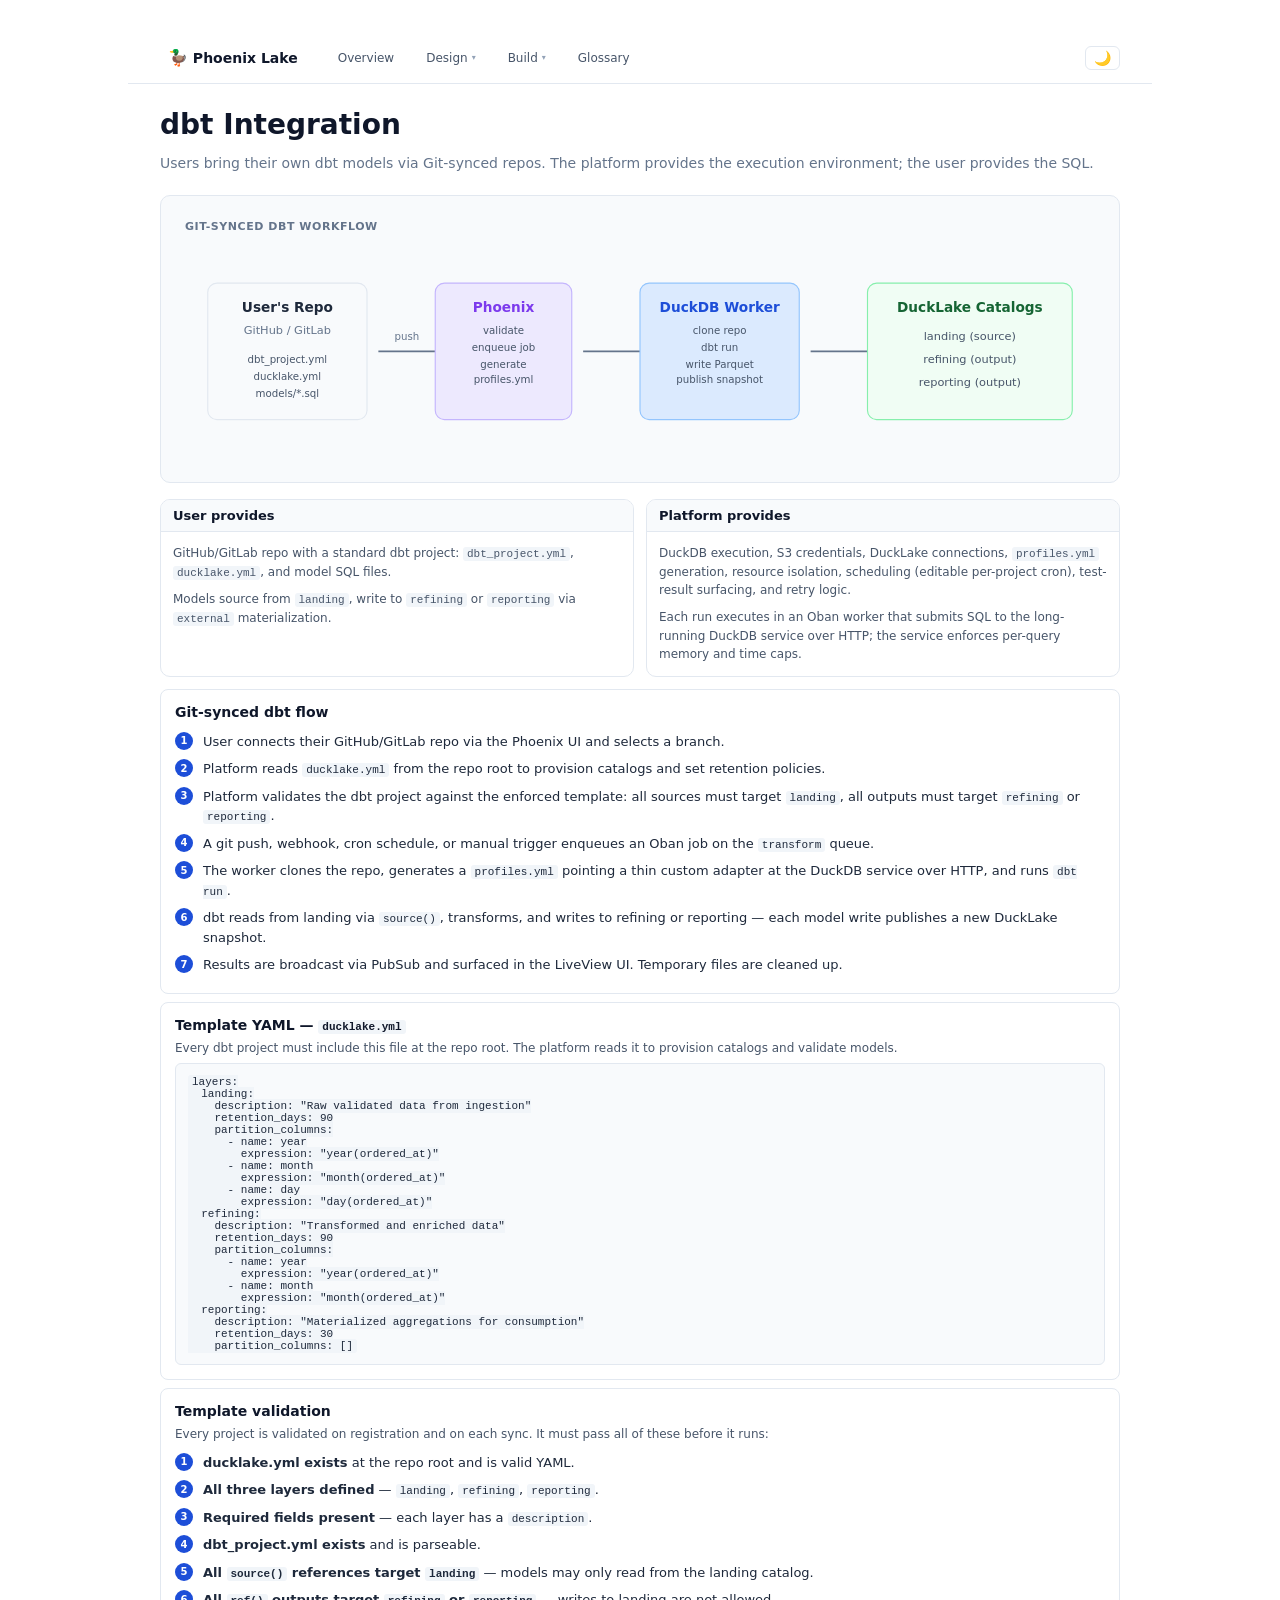
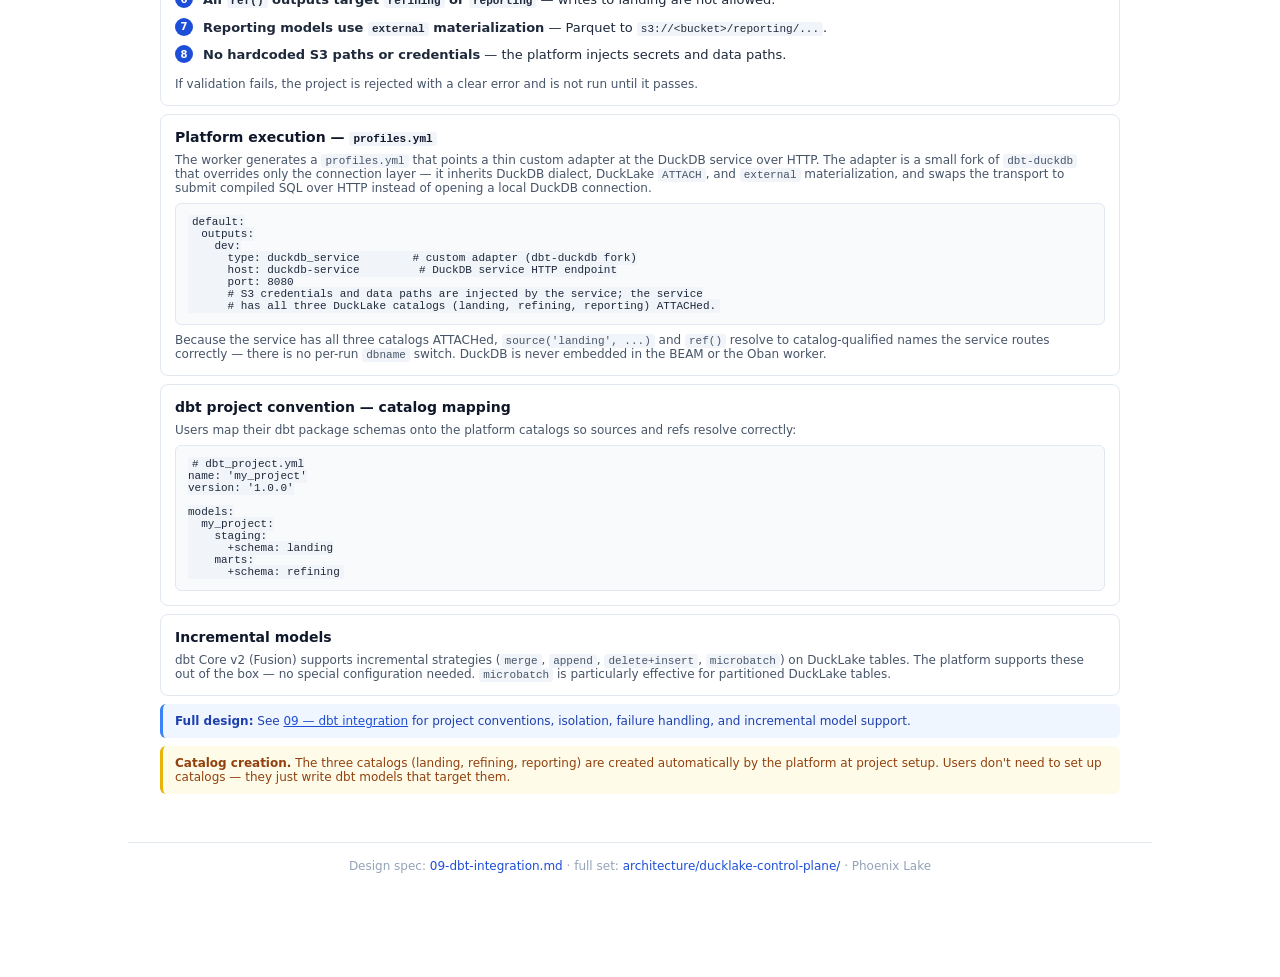
<file: docs/dbt.html>
<!DOCTYPE html>
<html lang="en">
<head>
<meta charset="utf-8">
<meta name="viewport" content="width=device-width, initial-scale=1.0">
<title>dbt Integration — Phoenix Lake</title>
<link rel="icon" href="data:image/svg+xml,<svg xmlns='http://www.w3.org/2000/svg' viewBox='0 0 100 100'><text y='.9em' font-size='90'>🦆</text></svg>">
<link rel="stylesheet" href="styles.css">
</head>
<body>

<nav class="site-nav">
  <a class="brand" href="index.html"><span>🦆</span> Phoenix Lake</a>
  <a href="index.html">Overview</a>
  <div class="nav-dropdown">
    <a href="architecture.html">Design</a>
    <div class="dropdown-menu">
      <a href="architecture.html"><span class="nav-icon">📐</span><span class="nav-label">Architecture<span class="nav-desc">System overview, components, boundaries</span></span></a>
      <a href="phoenix.html"><span class="nav-icon">🔮</span><span class="nav-label">Phoenix<span class="nav-desc">Control plane, API, LiveView, Oban</span></span></a>
      <a href="duckdb-service.html"><span class="nav-icon">🦆</span><span class="nav-label">DuckDB Service<span class="nav-desc">Compute engine, queries, ingestion</span></span></a>
      <a href="postgres.html"><span class="nav-icon">🐘</span><span class="nav-label">Postgres<span class="nav-desc">Catalogs, app metadata, DuckLake</span></span></a>
      <a href="s3.html"><span class="nav-icon">🪣</span><span class="nav-label">S3<span class="nav-desc">Storage, staging, partitioning</span></span></a>
      <div class="dropdown-divider"></div>
      <a href="data-flows.html"><span class="nav-icon">🔀</span><span class="nav-label">Data Flows<span class="nav-desc">Ingestion, query, transformation</span></span></a>
      <a href="auth.html"><span class="nav-icon">🔐</span><span class="nav-label">Auth<span class="nav-desc">Tokens, IdP, grants, roles</span></span></a>
      <a href="ui.html"><span class="nav-icon">🖥️</span><span class="nav-label">UI Mockup<span class="nav-desc">LiveView dashboard preview</span></span></a>
    </div>
  </div>
  <div class="nav-dropdown">
    <a href="scaling.html">Build</a>
    <div class="dropdown-menu">
      <a href="scaling.html"><span class="nav-icon">📈</span><span class="nav-label">Scaling<span class="nav-desc">Reads, writes, boundaries</span></span></a>
      <a class="active" href="dbt.html"><span class="nav-icon">🔄</span><span class="nav-label">dbt<span class="nav-desc">Git-synced transformations</span></span></a>
      <a href="deployment.html"><span class="nav-icon">🚀</span><span class="nav-label">Deployment<span class="nav-desc">Docker, K8s, AWS</span></span></a>
      <a href="api.html"><span class="nav-icon">📡</span><span class="nav-label">API Reference<span class="nav-desc">OpenAPI spec, Swagger UI</span></span></a>
    </div>
  </div>
  <a href="glossary.html">Glossary</a>
<button class="dark-toggle" onclick="toggleTheme()" aria-label="Toggle dark mode">🌙</button>
</nav>

<main>
<h1>dbt Integration</h1>
<p class="subtitle">Users bring their own dbt models via Git-synced repos. The platform provides the execution environment; the user provides the SQL.</p>

<div class="diagram">
  <p class="diagram-title">Git-synced dbt workflow</p>
  <svg viewBox="0 0 800 180" xmlns="http://www.w3.org/2000/svg">
    <!-- User's Repo -->
    <rect x="20" y="30" width="140" height="120" rx="8" fill="#f8fafc" stroke="#e2e8f0" stroke-width="1"/>
    <text x="90" y="55" font-size="12" fill="#1e293b" font-weight="600" text-anchor="middle">User's Repo</text>
    <text x="90" y="75" font-size="10" fill="#64748b" text-anchor="middle">GitHub / GitLab</text>
    <text x="90" y="100" font-size="9" fill="#475569" text-anchor="middle">dbt_project.yml</text>
    <text x="90" y="115" font-size="9" fill="#475569" text-anchor="middle">ducklake.yml</text>
    <text x="90" y="130" font-size="9" fill="#475569" text-anchor="middle">models/*.sql</text>
    
    <!-- Arrow -->
    <line x1="170" y1="90" x2="220" y2="90" stroke="#64748b" stroke-width="1.5" marker-end="url(#arrowhead)"/>
    <text x="195" y="80" font-size="9" fill="#64748b" text-anchor="middle">push</text>
    
    <!-- Phoenix -->
    <rect x="220" y="30" width="120" height="120" rx="8" fill="#ede9fe" stroke="#c4b5fd" stroke-width="1"/>
    <text x="280" y="55" font-size="12" fill="#7c3aed" font-weight="600" text-anchor="middle">Phoenix</text>
    <text x="280" y="75" font-size="9" fill="#475569" text-anchor="middle">validate</text>
    <text x="280" y="90" font-size="9" fill="#475569" text-anchor="middle">enqueue job</text>
    <text x="280" y="105" font-size="9" fill="#475569" text-anchor="middle">generate</text>
    <text x="280" y="118" font-size="9" fill="#475569" text-anchor="middle">profiles.yml</text>
    
    <!-- Arrow -->
    <line x1="350" y1="90" x2="400" y2="90" stroke="#64748b" stroke-width="1.5" marker-end="url(#arrowhead)"/>
    
    <!-- DuckDB Worker -->
    <rect x="400" y="30" width="140" height="120" rx="8" fill="#dbeafe" stroke="#93c5fd" stroke-width="1"/>
    <text x="470" y="55" font-size="12" fill="#1d4ed8" font-weight="600" text-anchor="middle">DuckDB Worker</text>
    <text x="470" y="75" font-size="9" fill="#475569" text-anchor="middle">clone repo</text>
    <text x="470" y="90" font-size="9" fill="#475569" text-anchor="middle">dbt run</text>
    <text x="470" y="105" font-size="9" fill="#475569" text-anchor="middle">write Parquet</text>
    <text x="470" y="118" font-size="9" fill="#475569" text-anchor="middle">publish snapshot</text>
    
    <!-- Arrow -->
    <line x1="550" y1="90" x2="600" y2="90" stroke="#64748b" stroke-width="1.5" marker-end="url(#arrowhead)"/>
    
    <!-- DuckLake Catalogs -->
    <rect x="600" y="30" width="180" height="120" rx="8" fill="#f0fdf4" stroke="#86efac" stroke-width="1"/>
    <text x="690" y="55" font-size="12" fill="#166534" font-weight="600" text-anchor="middle">DuckLake Catalogs</text>
    <text x="690" y="80" font-size="10" fill="#475569" text-anchor="middle">landing (source)</text>
    <text x="690" y="100" font-size="10" fill="#475569" text-anchor="middle">refining (output)</text>
    <text x="690" y="120" font-size="10" fill="#475569" text-anchor="middle">reporting (output)</text>
  </svg>
</div>

<div class="split-grid">
  <div class="split-card">
    <div class="head">User provides</div>
    <div class="body">
      <p>GitHub/GitLab repo with a standard dbt project: <code>dbt_project.yml</code>, <code>ducklake.yml</code>, and model SQL files.</p>
      <p>Models source from <code>landing</code>, write to <code>refining</code> or <code>reporting</code> via <code>external</code> materialization.</p>
    </div>
  </div>
  <div class="split-card">
    <div class="head">Platform provides</div>
    <div class="body">
      <p>DuckDB execution, S3 credentials, DuckLake connections, <code>profiles.yml</code> generation, resource isolation, scheduling (editable per-project cron), test-result surfacing, and retry logic.</p>
      <p>Each run executes in an Oban worker that submits SQL to the long-running DuckDB service over HTTP; the service enforces per-query memory and time caps.</p>
    </div>
  </div>
</div>

<div class="algo-card">
  <p class="algo-card-title">Git-synced dbt flow</p>
  <ol class="algo-steps">
    <li>User connects their GitHub/GitLab repo via the Phoenix UI and selects a branch.</li>
    <li>Platform reads <code>ducklake.yml</code> from the repo root to provision catalogs and set retention policies.</li>
    <li>Platform validates the dbt project against the enforced template: all sources must target <code>landing</code>, all outputs must target <code>refining</code> or <code>reporting</code>.</li>
    <li>A git push, webhook, cron schedule, or manual trigger enqueues an Oban job on the <code>transform</code> queue.</li>
    <li>The worker clones the repo, generates a <code>profiles.yml</code> pointing a thin custom adapter at the DuckDB service over HTTP, and runs <code>dbt run</code>.</li>
    <li>dbt reads from landing via <code>source()</code>, transforms, and writes to refining or reporting — each model write publishes a new DuckLake snapshot.</li>
    <li>Results are broadcast via PubSub and surfaced in the LiveView UI. Temporary files are cleaned up.</li>
  </ol>
</div>

<div class="algo-card">
  <p class="algo-card-title">Template YAML — <code>ducklake.yml</code></p>
  <p style="font-size:12px;color:#475569;margin:0 0 8px 0;">Every dbt project must include this file at the repo root. The platform reads it to provision catalogs and validate models.</p>
  <pre style="background:#f8fafc;border:1px solid #e2e8f0;border-radius:6px;padding:12px;font-size:11px;overflow-x:auto;margin:0;"><code>layers:
  landing:
    description: "Raw validated data from ingestion"
    retention_days: 90
    partition_columns:
      - name: year
        expression: "year(ordered_at)"
      - name: month
        expression: "month(ordered_at)"
      - name: day
        expression: "day(ordered_at)"
  refining:
    description: "Transformed and enriched data"
    retention_days: 90
    partition_columns:
      - name: year
        expression: "year(ordered_at)"
      - name: month
        expression: "month(ordered_at)"
  reporting:
    description: "Materialized aggregations for consumption"
    retention_days: 30
    partition_columns: []</code></pre>
</div>

<div class="algo-card">
  <p class="algo-card-title">Template validation</p>
  <p style="font-size:12px;color:#475569;margin:0 0 8px 0;">Every project is validated on registration and on each sync. It must pass all of these before it runs:</p>
  <ol class="algo-steps">
    <li><strong>ducklake.yml exists</strong> at the repo root and is valid YAML.</li>
    <li><strong>All three layers defined</strong> — <code>landing</code>, <code>refining</code>, <code>reporting</code>.</li>
    <li><strong>Required fields present</strong> — each layer has a <code>description</code>.</li>
    <li><strong>dbt_project.yml exists</strong> and is parseable.</li>
    <li><strong>All <code>source()</code> references target <code>landing</code></strong> — models may only read from the landing catalog.</li>
    <li><strong>All <code>ref()</code> outputs target <code>refining</code> or <code>reporting</code></strong> — writes to landing are not allowed.</li>
    <li><strong>Reporting models use <code>external</code> materialization</strong> — Parquet to <code>s3://&lt;bucket&gt;/reporting/...</code>.</li>
    <li><strong>No hardcoded S3 paths or credentials</strong> — the platform injects secrets and data paths.</li>
  </ol>
  <p style="font-size:12px;color:#475569;margin:8px 0 0 0;">If validation fails, the project is rejected with a clear error and is not run until it passes.</p>
</div>

<div class="algo-card">
  <p class="algo-card-title">Platform execution — <code>profiles.yml</code></p>
  <p style="font-size:12px;color:#475569;margin:0 0 8px 0;">The worker generates a <code>profiles.yml</code> that points a thin custom adapter at the DuckDB service over HTTP. The adapter is a small fork of <code>dbt-duckdb</code> that overrides only the connection layer — it inherits DuckDB dialect, DuckLake <code>ATTACH</code>, and <code>external</code> materialization, and swaps the transport to submit compiled SQL over HTTP instead of opening a local DuckDB connection.</p>
  <pre style="background:#f8fafc;border:1px solid #e2e8f0;border-radius:6px;padding:12px;font-size:11px;overflow-x:auto;margin:0;"><code>default:
  outputs:
    dev:
      type: duckdb_service        # custom adapter (dbt-duckdb fork)
      host: duckdb-service         # DuckDB service HTTP endpoint
      port: 8080
      # S3 credentials and data paths are injected by the service; the service
      # has all three DuckLake catalogs (landing, refining, reporting) ATTACHed.</code></pre>
  <p style="font-size:12px;color:#475569;margin:8px 0 0 0;">Because the service has all three catalogs ATTACHed, <code>source('landing', ...)</code> and <code>ref()</code> resolve to catalog-qualified names the service routes correctly — there is no per-run <code>dbname</code> switch. DuckDB is never embedded in the BEAM or the Oban worker.</p>
</div>

<div class="algo-card">
  <p class="algo-card-title">dbt project convention — catalog mapping</p>
  <p style="font-size:12px;color:#475569;margin:0 0 8px 0;">Users map their dbt package schemas onto the platform catalogs so sources and refs resolve correctly:</p>
  <pre style="background:#f8fafc;border:1px solid #e2e8f0;border-radius:6px;padding:12px;font-size:11px;overflow-x:auto;margin:0;"><code># dbt_project.yml
name: 'my_project'
version: '1.0.0'

models:
  my_project:
    staging:
      +schema: landing
    marts:
      +schema: refining</code></pre>
</div>

<div class="algo-card">
  <p class="algo-card-title">Incremental models</p>
  <p style="font-size:12px;color:#475569;margin:0;">dbt Core v2 (Fusion) supports incremental strategies (<code>merge</code>, <code>append</code>, <code>delete+insert</code>, <code>microbatch</code>) on DuckLake tables. The platform supports these out of the box — no special configuration needed. <code>microbatch</code> is particularly effective for partitioned DuckLake tables.</p>
</div>

<div class="info info-blue"><strong>Full design:</strong> See <a href="https://github.com/TRANTANKHOA/phoenix-lake/blob/main/architecture/ducklake-control-plane/09-dbt-integration.md" style="color:#1d4ed8">09 — dbt integration</a> for project conventions, isolation, failure handling, and incremental model support.</div>

<div class="info info-yellow"><strong>Catalog creation.</strong> The three catalogs (landing, refining, reporting) are created automatically by the platform at project setup. Users don't need to set up catalogs — they just write dbt models that target them.</div>
</main>

<footer class="site-footer">
  <p>Design spec: <a href="https://github.com/TRANTANKHOA/phoenix-lake/blob/main/architecture/ducklake-control-plane/09-dbt-integration.md">09-dbt-integration.md</a> · full set: <a href="https://github.com/TRANTANKHOA/phoenix-lake/tree/main/architecture/ducklake-control-plane">architecture/ducklake-control-plane/</a> · Phoenix Lake</p>
</footer>
<script>document.querySelectorAll("a[href^=\"http\"]").forEach(a=>a.target="_blank")</script>
<script>
function toggleTheme() {
  const html = document.documentElement;
  const current = html.getAttribute("data-theme");
  const next = current === "dark" ? "light" : "dark";
  html.setAttribute("data-theme", next);
  localStorage.setItem("theme", next);
  document.querySelector(".dark-toggle").textContent = next === "dark" ? "\u2600\uFE0F" : "\uD83C\uDF19";
}
(function() {
  const saved = localStorage.getItem("theme") || "light";
  document.documentElement.setAttribute("data-theme", saved);
  const btn = document.querySelector(".dark-toggle");
  if (btn) btn.textContent = saved === "dark" ? "\u2600\uFE0F" : "\uD83C\uDF19";
})();
</script>
</body>
</html>
</file>
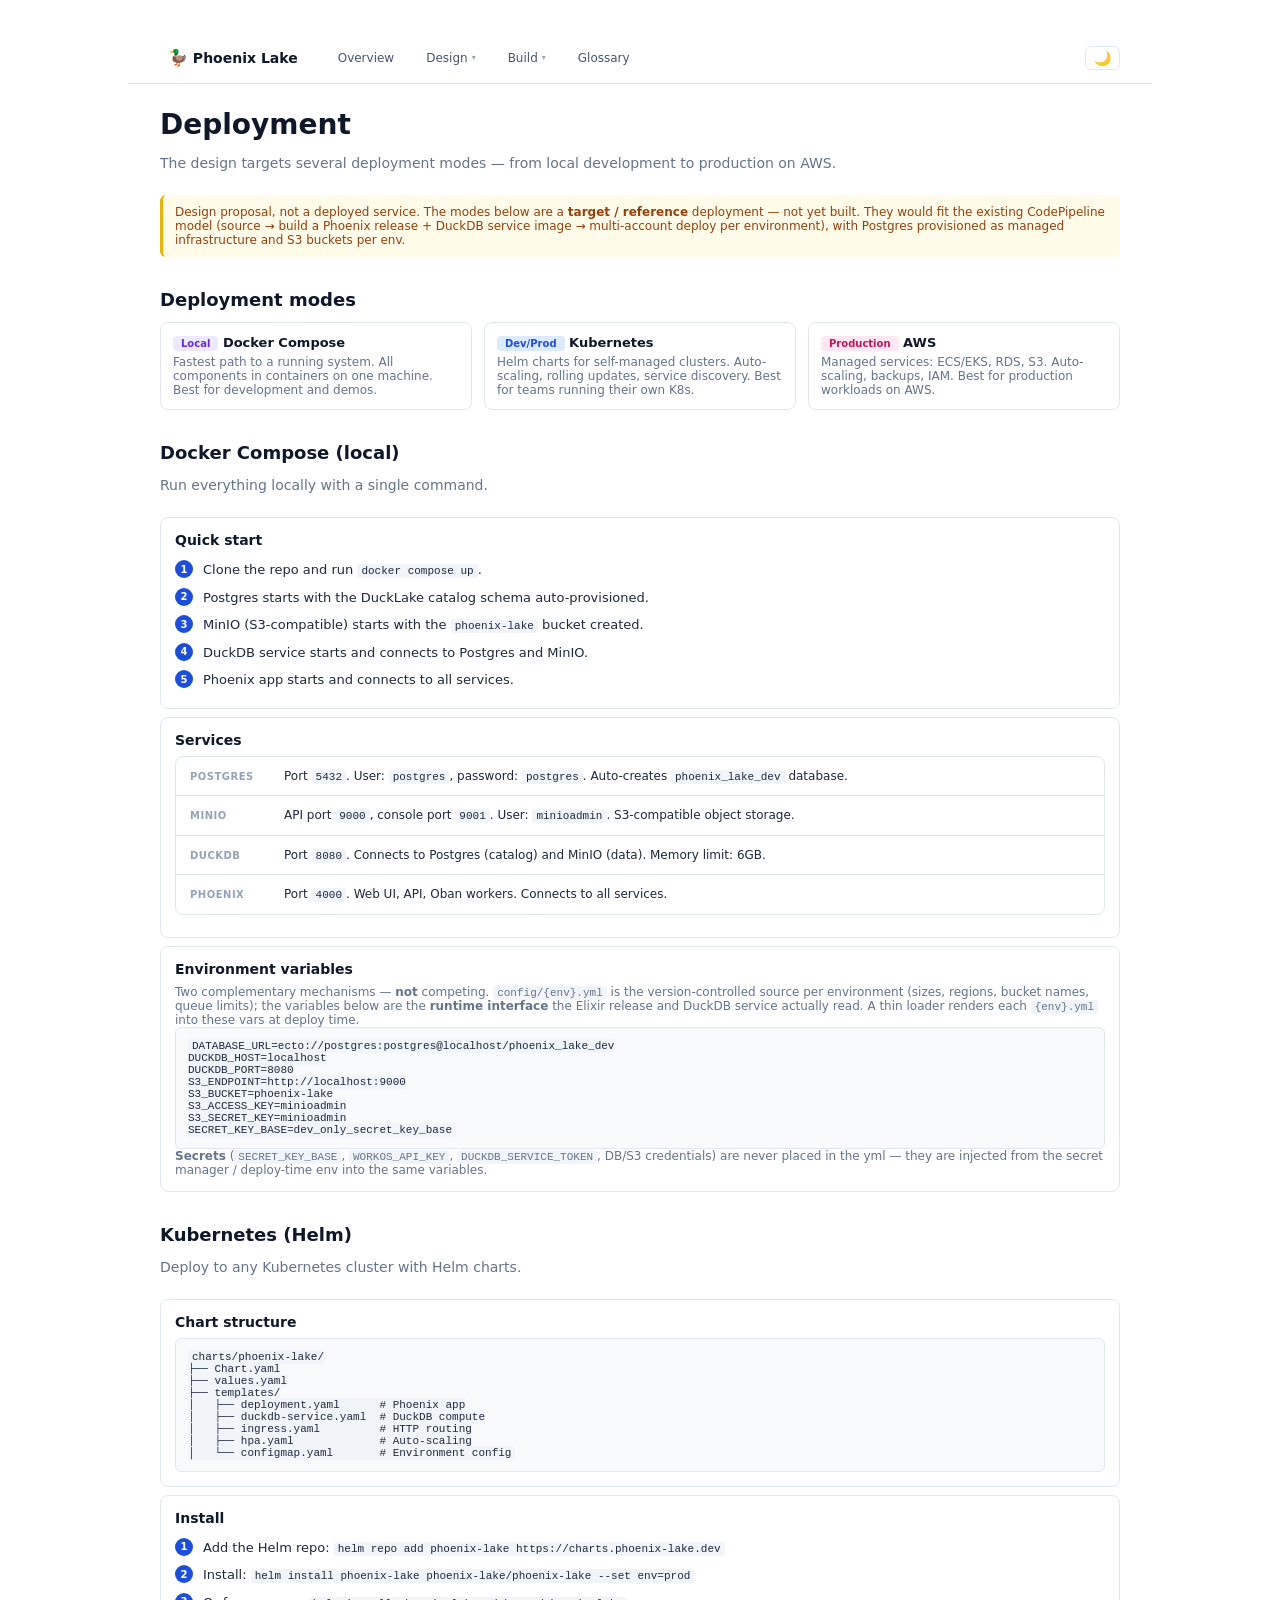
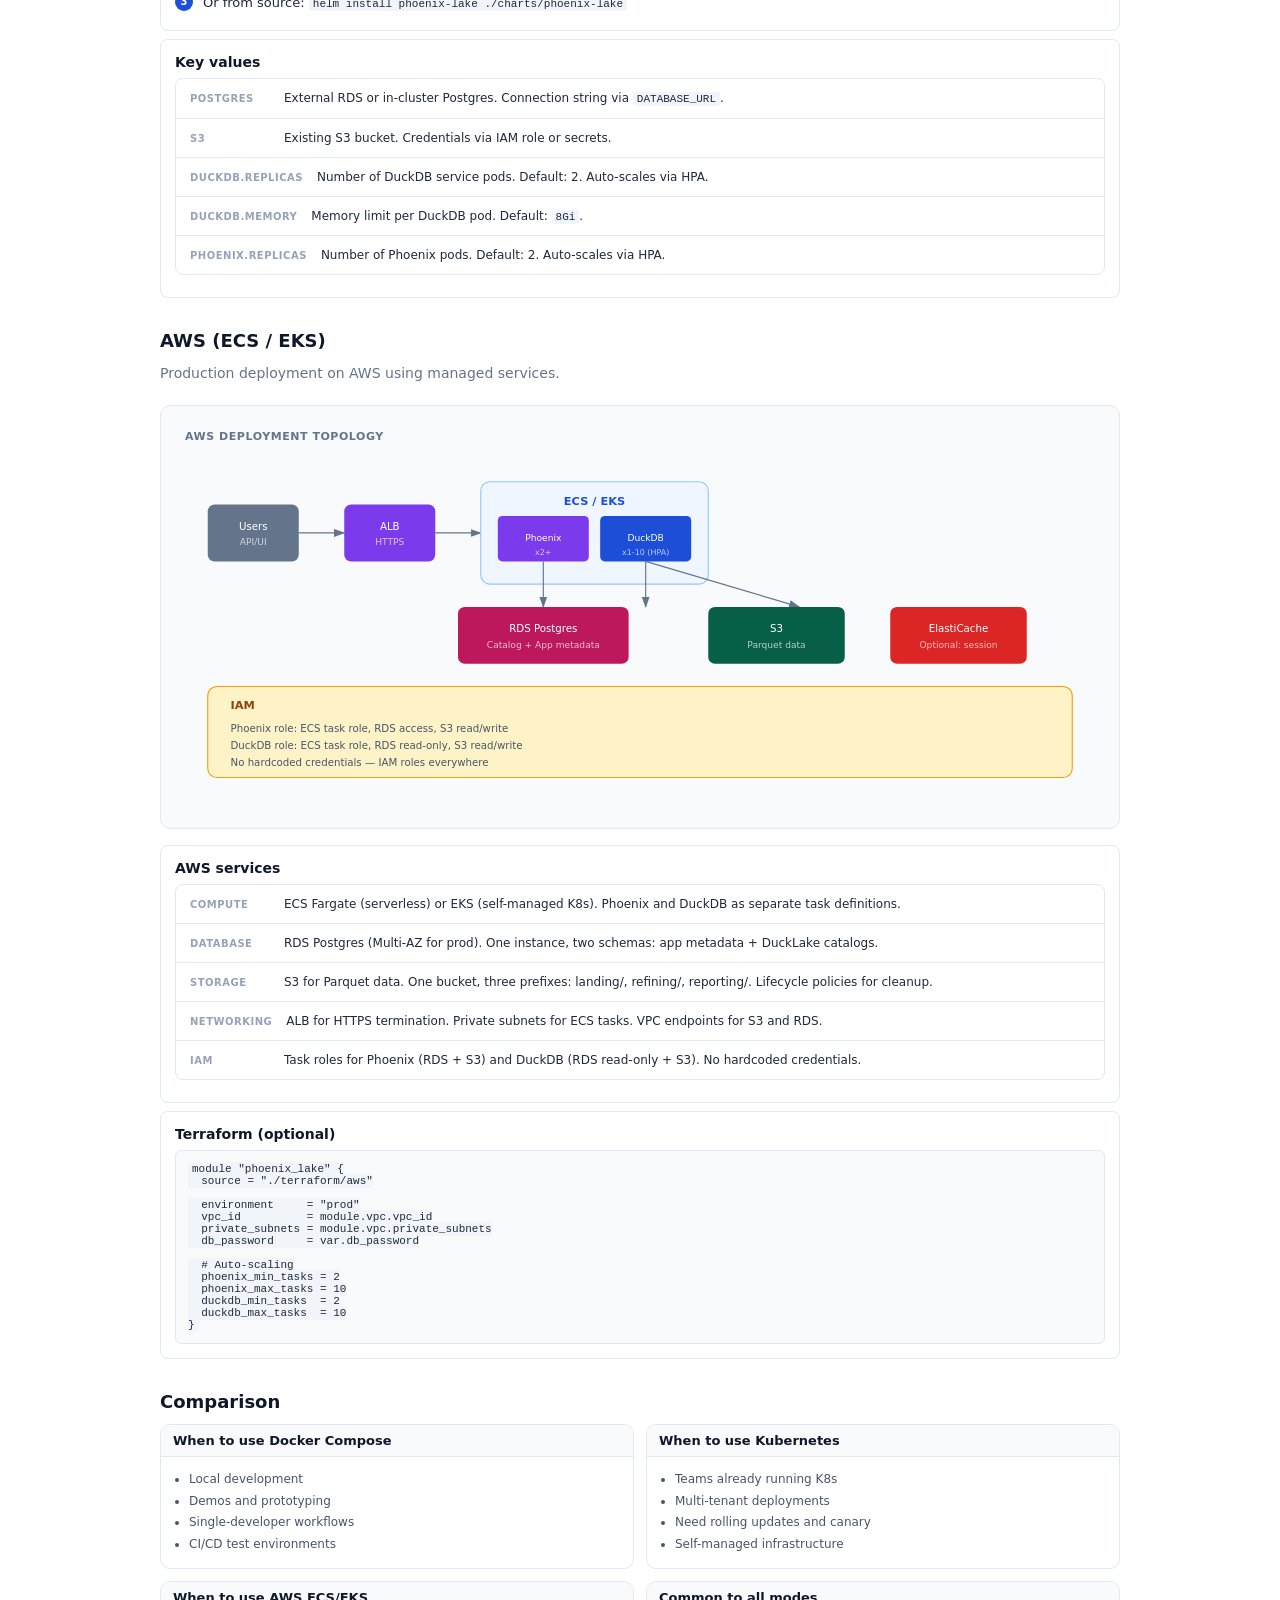
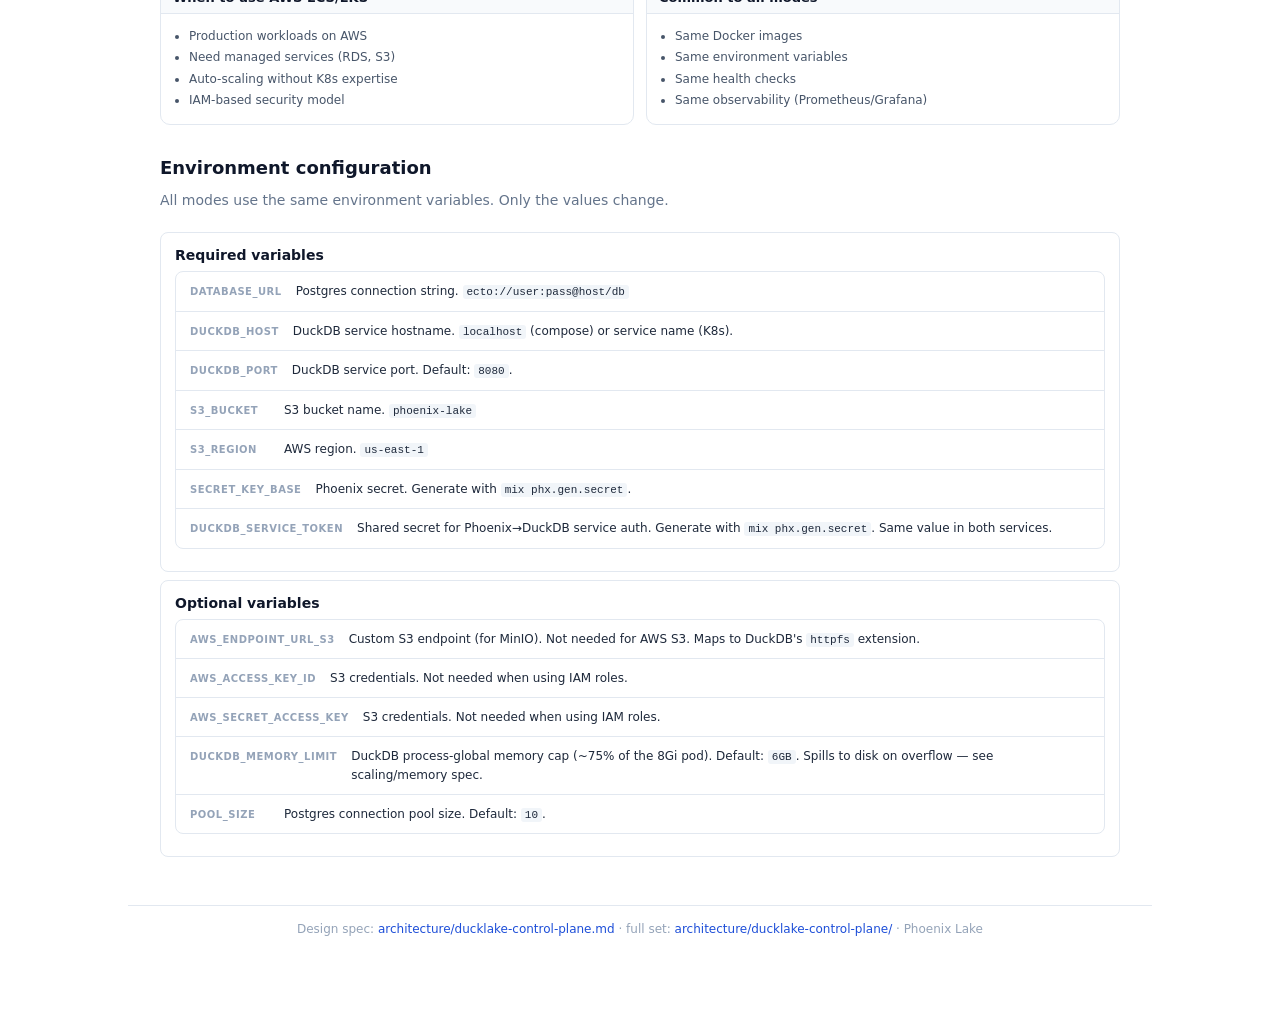
<file: docs/deployment.html>
<!DOCTYPE html>
<html lang="en">
<head>
  <meta charset="utf-8">
  <meta name="viewport" content="width=device-width, initial-scale=1.0">
  <title>Deployment — Phoenix Lake</title>
  <link rel="icon" href="data:image/svg+xml,<svg xmlns='http://www.w3.org/2000/svg' viewBox='0 0 100 100'><text y='.9em' font-size='90'>🦆</text></svg>">
  <link rel="stylesheet" href="styles.css">
</head>
<body>

<nav class="site-nav">
  <a class="brand" href="index.html"><span>🦆</span> Phoenix Lake</a>
  <a href="index.html">Overview</a>
  <div class="nav-dropdown">
    <a href="architecture.html">Design</a>
    <div class="dropdown-menu">
      <a href="architecture.html"><span class="nav-icon">📐</span><span class="nav-label">Architecture<span class="nav-desc">System overview, components, boundaries</span></span></a>
      <a href="phoenix.html"><span class="nav-icon">🔮</span><span class="nav-label">Phoenix<span class="nav-desc">Control plane, API, LiveView, Oban</span></span></a>
      <a href="duckdb-service.html"><span class="nav-icon">🦆</span><span class="nav-label">DuckDB Service<span class="nav-desc">Compute engine, queries, ingestion</span></span></a>
      <a href="postgres.html"><span class="nav-icon">🐘</span><span class="nav-label">Postgres<span class="nav-desc">Catalogs, app metadata, DuckLake</span></span></a>
      <a href="s3.html"><span class="nav-icon">🪣</span><span class="nav-label">S3<span class="nav-desc">Storage, staging, partitioning</span></span></a>
      <div class="dropdown-divider"></div>
      <a href="data-flows.html"><span class="nav-icon">🔀</span><span class="nav-label">Data Flows<span class="nav-desc">Ingestion, query, transformation</span></span></a>
      <a href="auth.html"><span class="nav-icon">🔐</span><span class="nav-label">Auth<span class="nav-desc">Tokens, IdP, grants, roles</span></span></a>
      <a href="ui.html"><span class="nav-icon">🖥️</span><span class="nav-label">UI Mockup<span class="nav-desc">LiveView dashboard preview</span></span></a>
    </div>
  </div>
  <div class="nav-dropdown">
    <a href="scaling.html">Build</a>
    <div class="dropdown-menu">
      <a href="scaling.html"><span class="nav-icon">📈</span><span class="nav-label">Scaling<span class="nav-desc">Reads, writes, boundaries</span></span></a>
      <a href="dbt.html"><span class="nav-icon">🔄</span><span class="nav-label">dbt<span class="nav-desc">Git-synced transformations</span></span></a>
      <a class="active" href="deployment.html"><span class="nav-icon">🚀</span><span class="nav-label">Deployment<span class="nav-desc">Docker, K8s, AWS</span></span></a>
      <a href="api.html"><span class="nav-icon">📡</span><span class="nav-label">API Reference<span class="nav-desc">OpenAPI spec, Swagger UI</span></span></a>
    </div>
  </div>
  <a href="glossary.html">Glossary</a>
<button class="dark-toggle" onclick="toggleTheme()" aria-label="Toggle dark mode">🌙</button>
</nav>

<main>
<h1>Deployment</h1>
<p class="subtitle">The design targets several deployment modes — from local development to production on AWS.</p>

<div class="info info-yellow">Design proposal, not a deployed service. The modes below are a <strong>target / reference</strong> deployment — not yet built. They would fit the existing CodePipeline model (source → build a Phoenix release + DuckDB service image → multi-account deploy per environment), with Postgres provisioned as managed infrastructure and S3 buckets per env.</div>

<h2>Deployment modes</h2>

<div class="card-grid">
  <div class="card">
    <p class="card-title"><span class="component-badge badge-phoenix">Local</span> Docker Compose</p>
    <p class="card-desc">Fastest path to a running system. All components in containers on one machine. Best for development and demos.</p>
  </div>
  <div class="card">
    <p class="card-title"><span class="component-badge badge-duckdb">Dev/Prod</span> Kubernetes</p>
    <p class="card-desc">Helm charts for self-managed clusters. Auto-scaling, rolling updates, service discovery. Best for teams running their own K8s.</p>
  </div>
  <div class="card">
    <p class="card-title"><span class="component-badge badge-postgres">Production</span> AWS</p>
    <p class="card-desc">Managed services: ECS/EKS, RDS, S3. Auto-scaling, backups, IAM. Best for production workloads on AWS.</p>
  </div>
</div>

<h2>Docker Compose (local)</h2>
<p class="subtitle">Run everything locally with a single command.</p>

<div class="algo-card">
  <p class="algo-card-title">Quick start</p>
  <ol class="algo-steps">
    <li>Clone the repo and run <code>docker compose up</code>.</li>
    <li>Postgres starts with the DuckLake catalog schema auto-provisioned.</li>
    <li>MinIO (S3-compatible) starts with the <code>phoenix-lake</code> bucket created.</li>
    <li>DuckDB service starts and connects to Postgres and MinIO.</li>
    <li>Phoenix app starts and connects to all services.</li>
  </ol>
</div>

<div class="algo-card">
  <p class="algo-card-title">Services</p>
  <div class="spec-rows">
    <div class="spec-row"><div class="spec-label">Postgres</div><div class="spec-value">Port <code>5432</code>. User: <code>postgres</code>, password: <code>postgres</code>. Auto-creates <code>phoenix_lake_dev</code> database.</div></div>
    <div class="spec-row"><div class="spec-label">MinIO</div><div class="spec-value">API port <code>9000</code>, console port <code>9001</code>. User: <code>minioadmin</code>. S3-compatible object storage.</div></div>
    <div class="spec-row"><div class="spec-label">DuckDB</div><div class="spec-value">Port <code>8080</code>. Connects to Postgres (catalog) and MinIO (data). Memory limit: 6GB.</div></div>
    <div class="spec-row"><div class="spec-label">Phoenix</div><div class="spec-value">Port <code>4000</code>. Web UI, API, Oban workers. Connects to all services.</div></div>
  </div>
</div>

<div class="algo-card">
  <p class="algo-card-title">Environment variables</p>
  <p class="card-desc">Two complementary mechanisms — <strong>not</strong> competing. <code>config/{env}.yml</code> is the version-controlled source per environment (sizes, regions, bucket names, queue limits); the variables below are the <strong>runtime interface</strong> the Elixir release and DuckDB service actually read. A thin loader renders each <code>{env}.yml</code> into these vars at deploy time.</p>
  <pre style="background:#f8fafc;border:1px solid #e2e8f0;border-radius:6px;padding:12px;font-size:11px;overflow-x:auto;margin:0;"><code>DATABASE_URL=ecto://postgres:postgres@localhost/phoenix_lake_dev
DUCKDB_HOST=localhost
DUCKDB_PORT=8080
S3_ENDPOINT=http://localhost:9000
S3_BUCKET=phoenix-lake
S3_ACCESS_KEY=minioadmin
S3_SECRET_KEY=minioadmin
SECRET_KEY_BASE=dev_only_secret_key_base</code></pre>
  <p class="card-desc"><strong>Secrets</strong> (<code>SECRET_KEY_BASE</code>, <code>WORKOS_API_KEY</code>, <code>DUCKDB_SERVICE_TOKEN</code>, DB/S3 credentials) are never placed in the yml — they are injected from the secret manager / deploy-time env into the same variables.</p>
</div>

<h2>Kubernetes (Helm)</h2>
<p class="subtitle">Deploy to any Kubernetes cluster with Helm charts.</p>

<div class="algo-card">
  <p class="algo-card-title">Chart structure</p>
  <pre style="background:#f8fafc;border:1px solid #e2e8f0;border-radius:6px;padding:12px;font-size:11px;overflow-x:auto;margin:0;"><code>charts/phoenix-lake/
├── Chart.yaml
├── values.yaml
├── templates/
│   ├── deployment.yaml      # Phoenix app
│   ├── duckdb-service.yaml  # DuckDB compute
│   ├── ingress.yaml         # HTTP routing
│   ├── hpa.yaml             # Auto-scaling
│   └── configmap.yaml       # Environment config</code></pre>
</div>

<div class="algo-card">
  <p class="algo-card-title">Install</p>
  <ol class="algo-steps">
    <li>Add the Helm repo: <code>helm repo add phoenix-lake https://charts.phoenix-lake.dev</code></li>
    <li>Install: <code>helm install phoenix-lake phoenix-lake/phoenix-lake --set env=prod</code></li>
    <li>Or from source: <code>helm install phoenix-lake ./charts/phoenix-lake</code></li>
  </ol>
</div>

<div class="algo-card">
  <p class="algo-card-title">Key values</p>
  <div class="spec-rows">
    <div class="spec-row"><div class="spec-label">postgres</div><div class="spec-value">External RDS or in-cluster Postgres. Connection string via <code>DATABASE_URL</code>.</div></div>
    <div class="spec-row"><div class="spec-label">s3</div><div class="spec-value">Existing S3 bucket. Credentials via IAM role or secrets.</div></div>
    <div class="spec-row"><div class="spec-label">duckdb.replicas</div><div class="spec-value">Number of DuckDB service pods. Default: 2. Auto-scales via HPA.</div></div>
    <div class="spec-row"><div class="spec-label">duckdb.memory</div><div class="spec-value">Memory limit per DuckDB pod. Default: <code>8Gi</code>.</div></div>
    <div class="spec-row"><div class="spec-label">phoenix.replicas</div><div class="spec-value">Number of Phoenix pods. Default: 2. Auto-scales via HPA.</div></div>
  </div>
</div>

<h2>AWS (ECS / EKS)</h2>
<p class="subtitle">Production deployment on AWS using managed services.</p>

<div class="diagram">
  <p class="diagram-title">AWS deployment topology</p>
  <svg viewBox="0 0 800 300" xmlns="http://www.w3.org/2000/svg">
    <defs>
      <marker id="arrowAWS" markerWidth="10" markerHeight="7" refX="9" refY="3.5" orient="auto">
        <polygon points="0 0, 10 3.5, 0 7" fill="#64748b"/>
      </marker>
    </defs>
    
    <!-- Users -->
    <rect x="20" y="40" width="80" height="50" rx="6" fill="#64748b"/>
    <text x="60" y="62" font-size="9" fill="white" text-anchor="middle">Users</text>
    <text x="60" y="76" font-size="8" fill="rgba(255,255,255,0.7)" text-anchor="middle">API/UI</text>
    
    <!-- Arrow -->
    <line x1="100" y1="65" x2="140" y2="65" stroke="#64748b" stroke-width="1" marker-end="url(#arrowAWS)"/>
    
    <!-- ALB -->
    <rect x="140" y="40" width="80" height="50" rx="6" fill="#7c3aed"/>
    <text x="180" y="62" font-size="9" fill="white" text-anchor="middle">ALB</text>
    <text x="180" y="76" font-size="8" fill="rgba(255,255,255,0.7)" text-anchor="middle">HTTPS</text>
    
    <!-- Arrow -->
    <line x1="220" y1="65" x2="260" y2="65" stroke="#64748b" stroke-width="1" marker-end="url(#arrowAWS)"/>
    
    <!-- ECS/EKS -->
    <rect x="260" y="20" width="200" height="90" rx="8" fill="#eff6ff" stroke="#93c5fd" stroke-width="1"/>
    <text x="360" y="40" font-size="10" fill="#1d4ed8" font-weight="600" text-anchor="middle">ECS / EKS</text>
    
    <!-- Phoenix tasks -->
    <rect x="275" y="50" width="80" height="40" rx="4" fill="#7c3aed"/>
    <text x="315" y="72" font-size="8" fill="white" text-anchor="middle">Phoenix</text>
    <text x="315" y="84" font-size="7" fill="rgba(255,255,255,0.7)" text-anchor="middle">x2+</text>
    
    <!-- DuckDB tasks -->
    <rect x="365" y="50" width="80" height="40" rx="4" fill="#1d4ed8"/>
    <text x="405" y="72" font-size="8" fill="white" text-anchor="middle">DuckDB</text>
    <text x="405" y="84" font-size="7" fill="rgba(255,255,255,0.7)" text-anchor="middle">x1-10 (HPA)</text>
    
    <!-- Arrows to managed services -->
    <line x1="315" y1="90" x2="315" y2="130" stroke="#64748b" stroke-width="1" marker-end="url(#arrowAWS)"/>
    <line x1="405" y1="90" x2="405" y2="130" stroke="#64748b" stroke-width="1" marker-end="url(#arrowAWS)"/>
    <line x1="405" y1="90" x2="540" y2="130" stroke="#64748b" stroke-width="1" marker-end="url(#arrowAWS)"/>
    
    <!-- RDS -->
    <rect x="240" y="130" width="150" height="50" rx="6" fill="#be185d"/>
    <text x="315" y="152" font-size="9" fill="white" text-anchor="middle">RDS Postgres</text>
    <text x="315" y="166" font-size="8" fill="rgba(255,255,255,0.7)" text-anchor="middle">Catalog + App metadata</text>
    
    <!-- S3 -->
    <rect x="460" y="130" width="120" height="50" rx="6" fill="#065f46"/>
    <text x="520" y="152" font-size="9" fill="white" text-anchor="middle">S3</text>
    <text x="520" y="166" font-size="8" fill="rgba(255,255,255,0.7)" text-anchor="middle">Parquet data</text>
    
    <!-- ElastiCache -->
    <rect x="620" y="130" width="120" height="50" rx="6" fill="#dc2626"/>
    <text x="680" y="152" font-size="9" fill="white" text-anchor="middle">ElastiCache</text>
    <text x="680" y="166" font-size="8" fill="rgba(255,255,255,0.7)" text-anchor="middle">Optional: session</text>
    
    <!-- IAM -->
    <rect x="20" y="200" width="760" height="80" rx="8" fill="#fef3c7" stroke="#f59e0b" stroke-width="1"/>
    <text x="40" y="220" font-size="10" fill="#92400e" font-weight="600">IAM</text>
    <text x="40" y="240" font-size="9" fill="#475569">Phoenix role: ECS task role, RDS access, S3 read/write</text>
    <text x="40" y="255" font-size="9" fill="#475569">DuckDB role: ECS task role, RDS read-only, S3 read/write</text>
    <text x="40" y="270" font-size="9" fill="#475569">No hardcoded credentials — IAM roles everywhere</text>
  </svg>
</div>

<div class="algo-card">
  <p class="algo-card-title">AWS services</p>
  <div class="spec-rows">
    <div class="spec-row"><div class="spec-label">Compute</div><div class="spec-value">ECS Fargate (serverless) or EKS (self-managed K8s). Phoenix and DuckDB as separate task definitions.</div></div>
    <div class="spec-row"><div class="spec-label">Database</div><div class="spec-value">RDS Postgres (Multi-AZ for prod). One instance, two schemas: app metadata + DuckLake catalogs.</div></div>
    <div class="spec-row"><div class="spec-label">Storage</div><div class="spec-value">S3 for Parquet data. One bucket, three prefixes: landing/, refining/, reporting/. Lifecycle policies for cleanup.</div></div>
    <div class="spec-row"><div class="spec-label">Networking</div><div class="spec-value">ALB for HTTPS termination. Private subnets for ECS tasks. VPC endpoints for S3 and RDS.</div></div>
    <div class="spec-row"><div class="spec-label">IAM</div><div class="spec-value">Task roles for Phoenix (RDS + S3) and DuckDB (RDS read-only + S3). No hardcoded credentials.</div></div>
  </div>
</div>

<div class="algo-card">
  <p class="algo-card-title">Terraform (optional)</p>
  <pre style="background:#f8fafc;border:1px solid #e2e8f0;border-radius:6px;padding:12px;font-size:11px;overflow-x:auto;margin:0;"><code>module "phoenix_lake" {
  source = "./terraform/aws"

  environment     = "prod"
  vpc_id          = module.vpc.vpc_id
  private_subnets = module.vpc.private_subnets
  db_password     = var.db_password

  # Auto-scaling
  phoenix_min_tasks = 2
  phoenix_max_tasks = 10
  duckdb_min_tasks  = 2
  duckdb_max_tasks  = 10
}</code></pre>
</div>

<h2>Comparison</h2>

<div class="split-grid">
  <div class="split-card">
    <div class="head">When to use Docker Compose</div>
    <div class="body">
      <ul style="font-size:12px;color:#475569;margin:0;padding-left:16px;line-height:1.8;">
        <li>Local development</li>
        <li>Demos and prototyping</li>
        <li>Single-developer workflows</li>
        <li>CI/CD test environments</li>
      </ul>
    </div>
  </div>
  <div class="split-card">
    <div class="head">When to use Kubernetes</div>
    <div class="body">
      <ul style="font-size:12px;color:#475569;margin:0;padding-left:16px;line-height:1.8;">
        <li>Teams already running K8s</li>
        <li>Multi-tenant deployments</li>
        <li>Need rolling updates and canary</li>
        <li>Self-managed infrastructure</li>
      </ul>
    </div>
  </div>
</div>

<div class="split-grid" style="margin-top:12px;">
  <div class="split-card">
    <div class="head">When to use AWS ECS/EKS</div>
    <div class="body">
      <ul style="font-size:12px;color:#475569;margin:0;padding-left:16px;line-height:1.8;">
        <li>Production workloads on AWS</li>
        <li>Need managed services (RDS, S3)</li>
        <li>Auto-scaling without K8s expertise</li>
        <li>IAM-based security model</li>
      </ul>
    </div>
  </div>
  <div class="split-card">
    <div class="head">Common to all modes</div>
    <div class="body">
      <ul style="font-size:12px;color:#475569;margin:0;padding-left:16px;line-height:1.8;">
        <li>Same Docker images</li>
        <li>Same environment variables</li>
        <li>Same health checks</li>
        <li>Same observability (Prometheus/Grafana)</li>
      </ul>
    </div>
  </div>
</div>

<h2>Environment configuration</h2>

<p class="subtitle">All modes use the same environment variables. Only the values change.</p>

<div class="algo-card">
  <p class="algo-card-title">Required variables</p>
  <div class="spec-rows">
    <div class="spec-row"><div class="spec-label">DATABASE_URL</div><div class="spec-value">Postgres connection string. <code>ecto://user:pass@host/db</code></div></div>
    <div class="spec-row"><div class="spec-label">DUCKDB_HOST</div><div class="spec-value">DuckDB service hostname. <code>localhost</code> (compose) or service name (K8s).</div></div>
    <div class="spec-row"><div class="spec-label">DUCKDB_PORT</div><div class="spec-value">DuckDB service port. Default: <code>8080</code>.</div></div>
    <div class="spec-row"><div class="spec-label">S3_BUCKET</div><div class="spec-value">S3 bucket name. <code>phoenix-lake</code></div></div>
    <div class="spec-row"><div class="spec-label">S3_REGION</div><div class="spec-value">AWS region. <code>us-east-1</code></div></div>
    <div class="spec-row"><div class="spec-label">SECRET_KEY_BASE</div><div class="spec-value">Phoenix secret. Generate with <code>mix phx.gen.secret</code>.</div></div>
    <div class="spec-row"><div class="spec-label">DUCKDB_SERVICE_TOKEN</div><div class="spec-value">Shared secret for Phoenix→DuckDB service auth. Generate with <code>mix phx.gen.secret</code>. Same value in both services.</div></div>
  </div>
</div>

<div class="algo-card">
  <p class="algo-card-title">Optional variables</p>
  <div class="spec-rows">
    <div class="spec-row"><div class="spec-label">AWS_ENDPOINT_URL_S3</div><div class="spec-value">Custom S3 endpoint (for MinIO). Not needed for AWS S3. Maps to DuckDB's <code>httpfs</code> extension.</div></div>
    <div class="spec-row"><div class="spec-label">AWS_ACCESS_KEY_ID</div><div class="spec-value">S3 credentials. Not needed when using IAM roles.</div></div>
    <div class="spec-row"><div class="spec-label">AWS_SECRET_ACCESS_KEY</div><div class="spec-value">S3 credentials. Not needed when using IAM roles.</div></div>
    <div class="spec-row"><div class="spec-label">DUCKDB_MEMORY_LIMIT</div><div class="spec-value">DuckDB process-global memory cap (~75% of the 8Gi pod). Default: <code>6GB</code>. Spills to disk on overflow — see scaling/memory spec.</div></div>
    <div class="spec-row"><div class="spec-label">POOL_SIZE</div><div class="spec-value">Postgres connection pool size. Default: <code>10</code>.</div></div>
  </div>
</div>

</main>

<footer class="site-footer">
  <p>Design spec: <a href="https://github.com/TRANTANKHOA/phoenix-lake/blob/main/architecture/ducklake-control-plane.md">architecture/ducklake-control-plane.md</a> · full set: <a href="https://github.com/TRANTANKHOA/phoenix-lake/tree/main/architecture/ducklake-control-plane">architecture/ducklake-control-plane/</a> · Phoenix Lake</p>
</footer>

<script>document.querySelectorAll("a[href^=\"http\"]").forEach(a=>a.target="_blank")</script>
<script>
function toggleTheme() {
  const html = document.documentElement;
  const current = html.getAttribute("data-theme");
  const next = current === "dark" ? "light" : "dark";
  html.setAttribute("data-theme", next);
  localStorage.setItem("theme", next);
  document.querySelector(".dark-toggle").textContent = next === "dark" ? "\u2600\uFE0F" : "\uD83C\uDF19";
}
(function() {
  const saved = localStorage.getItem("theme") || "light";
  document.documentElement.setAttribute("data-theme", saved);
  const btn = document.querySelector(".dark-toggle");
  if (btn) btn.textContent = saved === "dark" ? "\u2600\uFE0F" : "\uD83C\uDF19";
})();
</script>
</body>
</html>
</file>
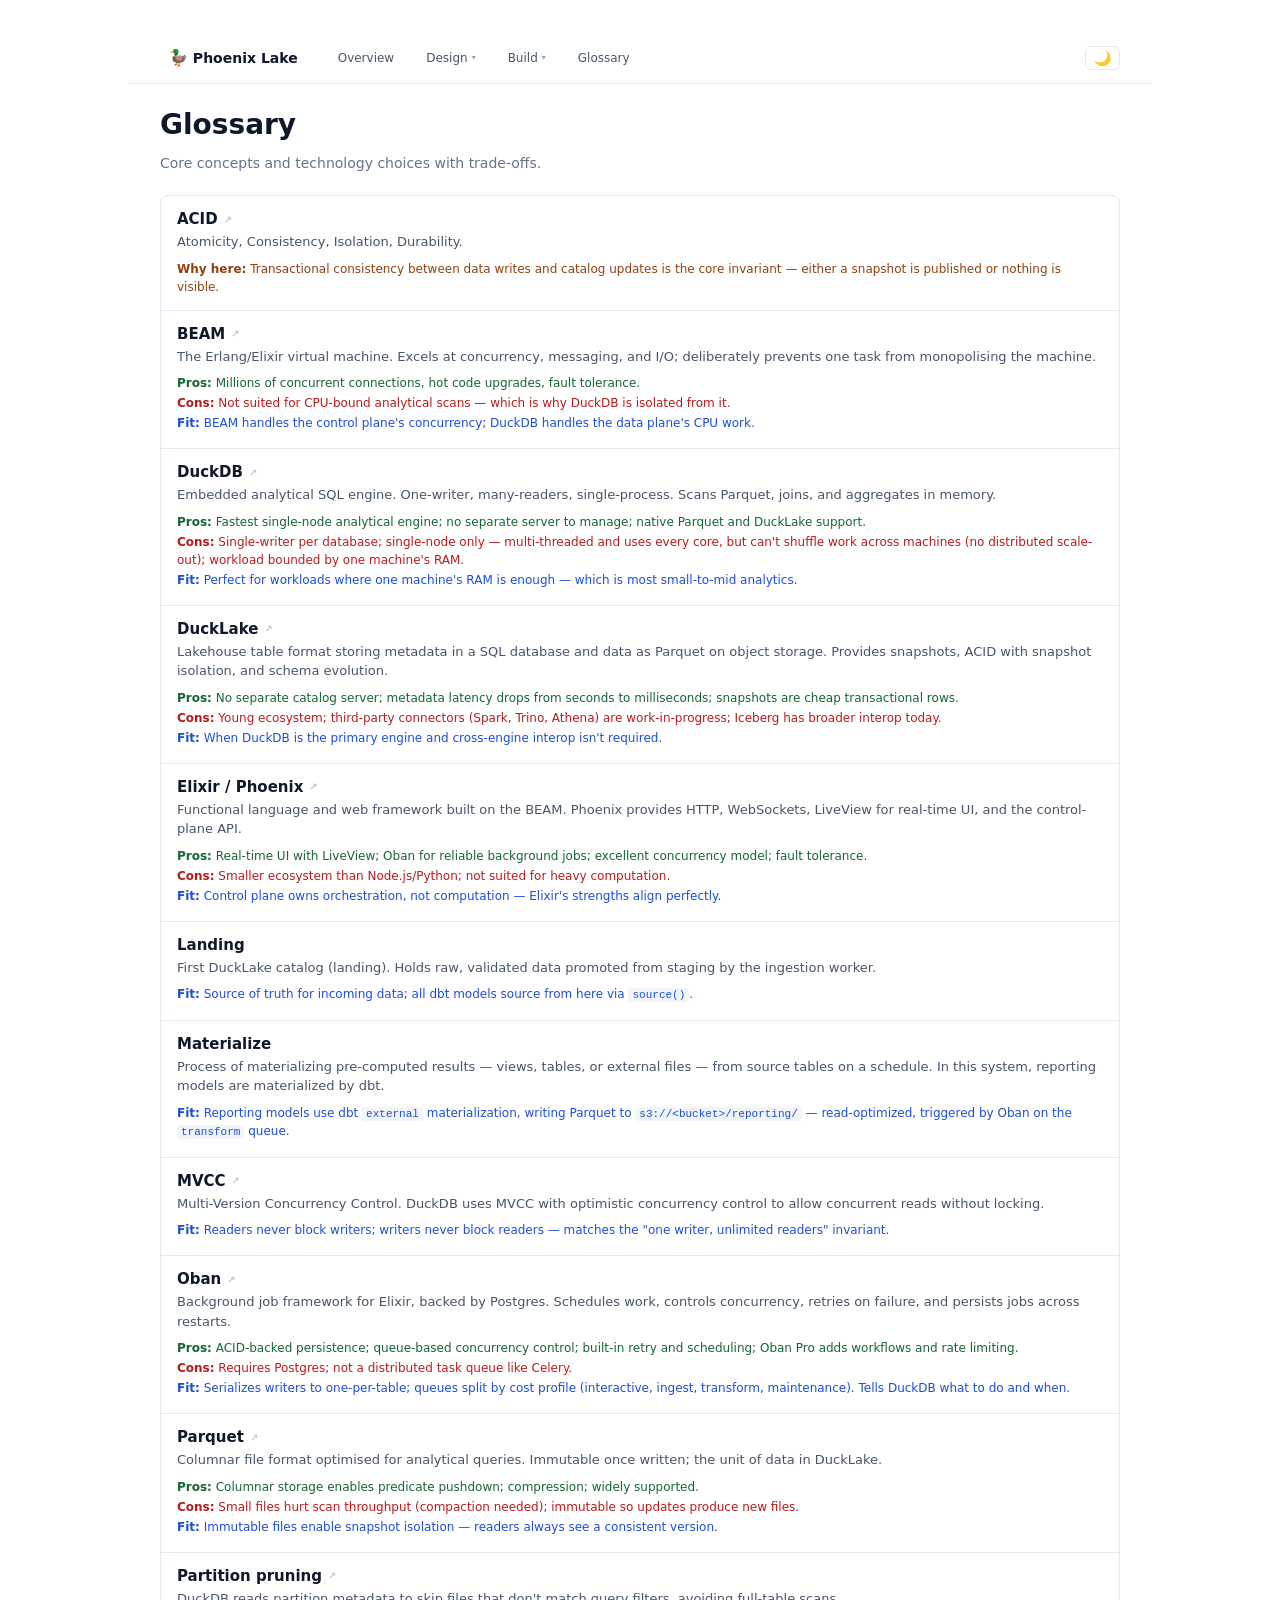
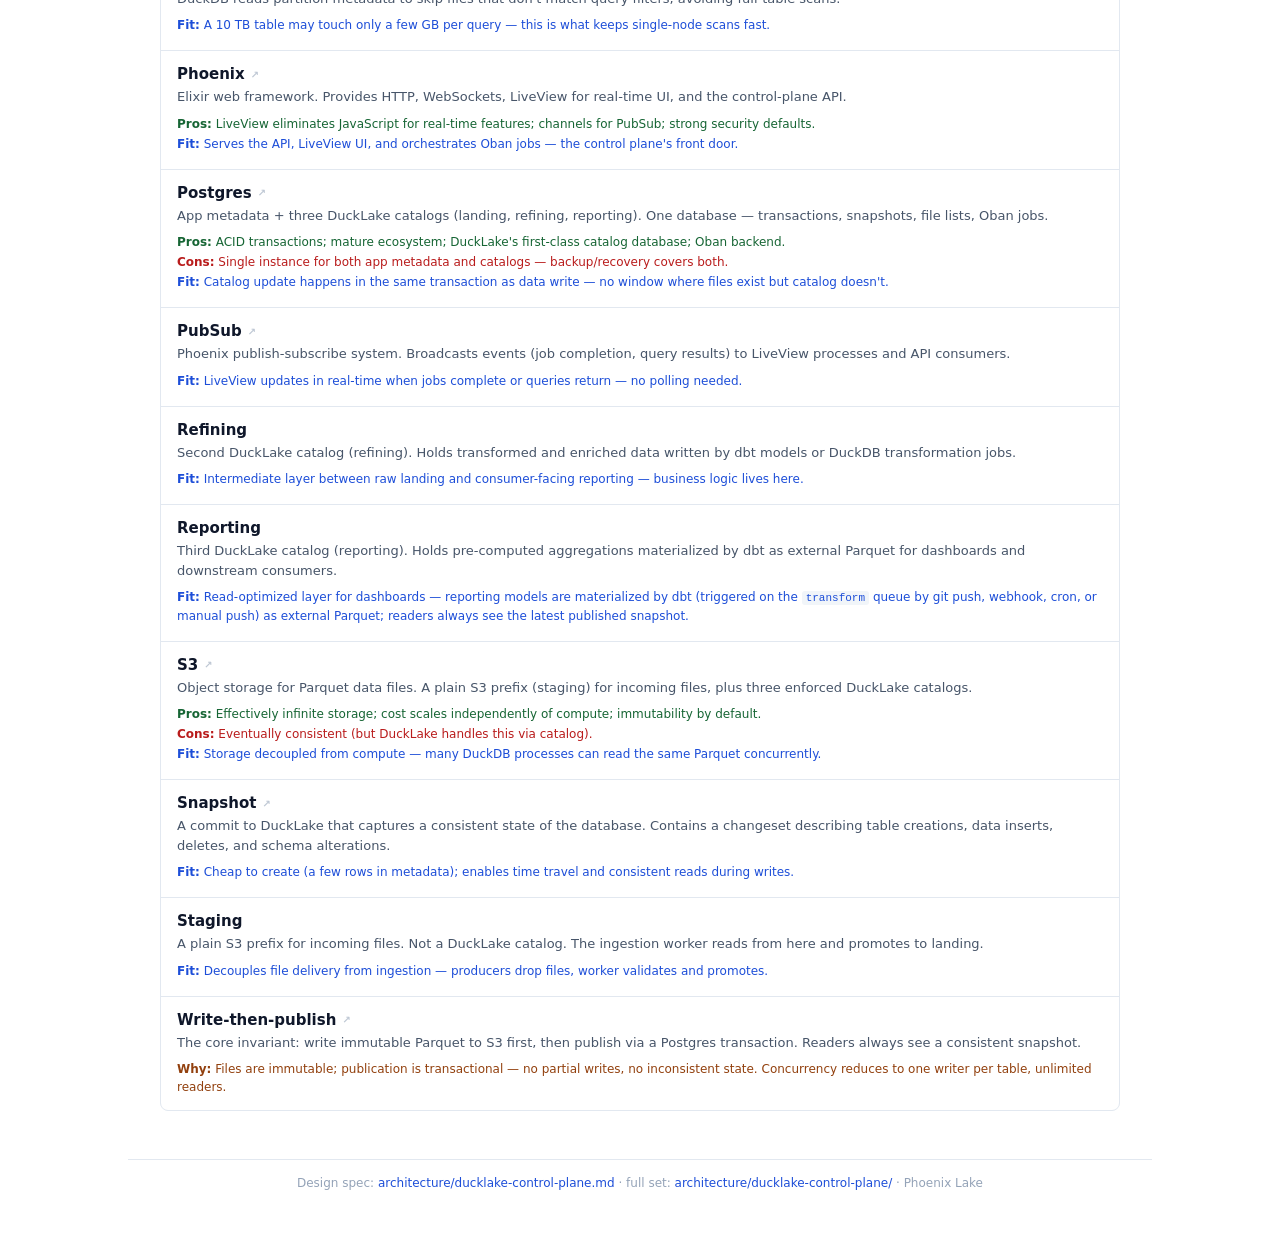
<file: docs/glossary.html>
<!DOCTYPE html>
<html lang="en">
<head>
<meta charset="utf-8">
<meta name="viewport" content="width=device-width, initial-scale=1.0">
<title>Glossary — Phoenix Lake</title>
<link rel="icon" href="data:image/svg+xml,<svg xmlns='http://www.w3.org/2000/svg' viewBox='0 0 100 100'><text y='.9em' font-size='90'>🦆</text></svg>">
<link rel="stylesheet" href="styles.css">
</head>
<body>

<nav class="site-nav">
  <a class="brand" href="index.html"><span>🦆</span> Phoenix Lake</a>
  <a href="index.html">Overview</a>
  <div class="nav-dropdown">
    <a href="architecture.html">Design</a>
    <div class="dropdown-menu">
      <a href="architecture.html"><span class="nav-icon">📐</span><span class="nav-label">Architecture<span class="nav-desc">System overview, components, boundaries</span></span></a>
      <a href="phoenix.html"><span class="nav-icon">🔮</span><span class="nav-label">Phoenix<span class="nav-desc">Control plane, API, LiveView, Oban</span></span></a>
      <a href="duckdb-service.html"><span class="nav-icon">🦆</span><span class="nav-label">DuckDB Service<span class="nav-desc">Compute engine, queries, ingestion</span></span></a>
      <a href="postgres.html"><span class="nav-icon">🐘</span><span class="nav-label">Postgres<span class="nav-desc">Catalogs, app metadata, DuckLake</span></span></a>
      <a href="s3.html"><span class="nav-icon">🪣</span><span class="nav-label">S3<span class="nav-desc">Storage, staging, partitioning</span></span></a>
      <div class="dropdown-divider"></div>
      <a href="data-flows.html"><span class="nav-icon">🔀</span><span class="nav-label">Data Flows<span class="nav-desc">Ingestion, query, transformation</span></span></a>
      <a href="auth.html"><span class="nav-icon">🔐</span><span class="nav-label">Auth<span class="nav-desc">Tokens, IdP, grants, roles</span></span></a>
      <a href="ui.html"><span class="nav-icon">🖥️</span><span class="nav-label">UI Mockup<span class="nav-desc">LiveView dashboard preview</span></span></a>
    </div>
  </div>
  <div class="nav-dropdown">
    <a href="scaling.html">Build</a>
    <div class="dropdown-menu">
      <a href="scaling.html"><span class="nav-icon">📈</span><span class="nav-label">Scaling<span class="nav-desc">Reads, writes, boundaries</span></span></a>
      <a href="dbt.html"><span class="nav-icon">🔄</span><span class="nav-label">dbt<span class="nav-desc">Git-synced transformations</span></span></a>
      <a href="deployment.html"><span class="nav-icon">🚀</span><span class="nav-label">Deployment<span class="nav-desc">Docker, K8s, AWS</span></span></a>
      <a href="api.html"><span class="nav-icon">📡</span><span class="nav-label">API Reference<span class="nav-desc">OpenAPI spec, Swagger UI</span></span></a>
    </div>
  </div>
  <a href="glossary.html">Glossary</a>
<button class="dark-toggle" onclick="toggleTheme()" aria-label="Toggle dark mode">🌙</button>
</nav>

<main>
<h1>Glossary</h1>
<p class="subtitle">Core concepts and technology choices with trade-offs.</p>

<div class="glossary-list">

<div class="glossary-item">
  <div class="glossary-term">ACID <a href="https://en.wikipedia.org/wiki/ACID" target="_blank" style="font-size:10px;color:#94a3b8;text-decoration:none;">↗</a></div>
  <div class="glossary-def">Atomicity, Consistency, Isolation, Durability.</div>
  <div class="glossary-why"><strong>Why here:</strong> Transactional consistency between data writes and catalog updates is the core invariant — either a snapshot is published or nothing is visible.</div>
</div>

<div class="glossary-item">
  <div class="glossary-term">BEAM <a href="https://www.erlang.org/doc/" target="_blank" style="font-size:10px;color:#94a3b8;text-decoration:none;">↗</a></div>
  <div class="glossary-def">The Erlang/Elixir virtual machine. Excels at concurrency, messaging, and I/O; deliberately prevents one task from monopolising the machine.</div>
  <div class="glossary-pros"><strong>Pros:</strong> Millions of concurrent connections, hot code upgrades, fault tolerance.</div>
  <div class="glossary-cons"><strong>Cons:</strong> Not suited for CPU-bound analytical scans — which is why DuckDB is isolated from it.</div>
  <div class="glossary-fit"><strong>Fit:</strong> BEAM handles the control plane's concurrency; DuckDB handles the data plane's CPU work.</div>
</div>

<div class="glossary-item">
  <div class="glossary-term">DuckDB <a href="https://duckdb.org/docs/" target="_blank" style="font-size:10px;color:#94a3b8;text-decoration:none;">↗</a></div>
  <div class="glossary-def">Embedded analytical SQL engine. One-writer, many-readers, single-process. Scans Parquet, joins, and aggregates in memory.</div>
  <div class="glossary-pros"><strong>Pros:</strong> Fastest single-node analytical engine; no separate server to manage; native Parquet and DuckLake support.</div>
  <div class="glossary-cons"><strong>Cons:</strong> Single-writer per database; single-node only — multi-threaded and uses every core, but can't shuffle work across machines (no distributed scale-out); workload bounded by one machine's RAM.</div>
  <div class="glossary-fit"><strong>Fit:</strong> Perfect for workloads where one machine's RAM is enough — which is most small-to-mid analytics.</div>
</div>

<div class="glossary-item">
  <div class="glossary-term">DuckLake <a href="https://ducklake.select/docs/stable/" target="_blank" style="font-size:10px;color:#94a3b8;text-decoration:none;">↗</a></div>
  <div class="glossary-def">Lakehouse table format storing metadata in a SQL database and data as Parquet on object storage. Provides snapshots, ACID with snapshot isolation, and schema evolution.</div>
  <div class="glossary-pros"><strong>Pros:</strong> No separate catalog server; metadata latency drops from seconds to milliseconds; snapshots are cheap transactional rows.</div>
  <div class="glossary-cons"><strong>Cons:</strong> Young ecosystem; third-party connectors (Spark, Trino, Athena) are work-in-progress; Iceberg has broader interop today.</div>
  <div class="glossary-fit"><strong>Fit:</strong> When DuckDB is the primary engine and cross-engine interop isn't required.</div>
</div>

<div class="glossary-item">
  <div class="glossary-term">Elixir / Phoenix <a href="https://hexdocs.pm/phoenix/Phoenix.html" target="_blank" style="font-size:10px;color:#94a3b8;text-decoration:none;">↗</a></div>
  <div class="glossary-def">Functional language and web framework built on the BEAM. Phoenix provides HTTP, WebSockets, LiveView for real-time UI, and the control-plane API.</div>
  <div class="glossary-pros"><strong>Pros:</strong> Real-time UI with LiveView; Oban for reliable background jobs; excellent concurrency model; fault tolerance.</div>
  <div class="glossary-cons"><strong>Cons:</strong> Smaller ecosystem than Node.js/Python; not suited for heavy computation.</div>
  <div class="glossary-fit"><strong>Fit:</strong> Control plane owns orchestration, not computation — Elixir's strengths align perfectly.</div>
</div>

<div class="glossary-item">
  <div class="glossary-term">Landing</div>
  <div class="glossary-def">First DuckLake catalog (landing). Holds raw, validated data promoted from staging by the ingestion worker.</div>
  <div class="glossary-fit"><strong>Fit:</strong> Source of truth for incoming data; all dbt models source from here via <code>source()</code>.</div>
</div>

<div class="glossary-item">
  <div class="glossary-term">Materialize</div>
  <div class="glossary-def">Process of materializing pre-computed results — views, tables, or external files — from source tables on a schedule. In this system, reporting models are materialized by dbt.</div>
  <div class="glossary-fit"><strong>Fit:</strong> Reporting models use dbt <code>external</code> materialization, writing Parquet to <code>s3://&lt;bucket&gt;/reporting/</code> — read-optimized, triggered by Oban on the <code>transform</code> queue.</div>
</div>

<div class="glossary-item">
  <div class="glossary-term">MVCC <a href="https://en.wikipedia.org/wiki/Multiversion_concurrency_control" target="_blank" style="font-size:10px;color:#94a3b8;text-decoration:none;">↗</a></div>
  <div class="glossary-def">Multi-Version Concurrency Control. DuckDB uses MVCC with optimistic concurrency control to allow concurrent reads without locking.</div>
  <div class="glossary-fit"><strong>Fit:</strong> Readers never block writers; writers never block readers — matches the "one writer, unlimited readers" invariant.</div>
</div>

<div class="glossary-item">
  <div class="glossary-term">Oban <a href="https://hexdocs.pm/oban/Oban.html" target="_blank" style="font-size:10px;color:#94a3b8;text-decoration:none;">↗</a></div>
  <div class="glossary-def">Background job framework for Elixir, backed by Postgres. Schedules work, controls concurrency, retries on failure, and persists jobs across restarts.</div>
  <div class="glossary-pros"><strong>Pros:</strong> ACID-backed persistence; queue-based concurrency control; built-in retry and scheduling; Oban Pro adds workflows and rate limiting.</div>
  <div class="glossary-cons"><strong>Cons:</strong> Requires Postgres; not a distributed task queue like Celery.</div>
  <div class="glossary-fit"><strong>Fit:</strong> Serializes writers to one-per-table; queues split by cost profile (interactive, ingest, transform, maintenance). Tells DuckDB what to do and when.</div>
</div>

<div class="glossary-item">
  <div class="glossary-term">Parquet <a href="https://parquet.apache.org/docs/" target="_blank" style="font-size:10px;color:#94a3b8;text-decoration:none;">↗</a></div>
  <div class="glossary-def">Columnar file format optimised for analytical queries. Immutable once written; the unit of data in DuckLake.</div>
  <div class="glossary-pros"><strong>Pros:</strong> Columnar storage enables predicate pushdown; compression; widely supported.</div>
  <div class="glossary-cons"><strong>Cons:</strong> Small files hurt scan throughput (compaction needed); immutable so updates produce new files.</div>
  <div class="glossary-fit"><strong>Fit:</strong> Immutable files enable snapshot isolation — readers always see a consistent version.</div>
</div>

<div class="glossary-item">
  <div class="glossary-term">Partition pruning <a href="https://ducklake.select/docs/stable/duckdb/advanced_features/partitioning" target="_blank" style="font-size:10px;color:#94a3b8;text-decoration:none;">↗</a></div>
  <div class="glossary-def">DuckDB reads partition metadata to skip files that don't match query filters, avoiding full-table scans.</div>
  <div class="glossary-fit"><strong>Fit:</strong> A 10 TB table may touch only a few GB per query — this is what keeps single-node scans fast.</div>
</div>

<div class="glossary-item">
  <div class="glossary-term">Phoenix <a href="https://hexdocs.pm/phoenix/Phoenix.html" target="_blank" style="font-size:10px;color:#94a3b8;text-decoration:none;">↗</a></div>
  <div class="glossary-def">Elixir web framework. Provides HTTP, WebSockets, LiveView for real-time UI, and the control-plane API.</div>
  <div class="glossary-pros"><strong>Pros:</strong> LiveView eliminates JavaScript for real-time features; channels for PubSub; strong security defaults.</div>
  <div class="glossary-fit"><strong>Fit:</strong> Serves the API, LiveView UI, and orchestrates Oban jobs — the control plane's front door.</div>
</div>

<div class="glossary-item">
  <div class="glossary-term">Postgres <a href="https://www.postgresql.org/docs/" target="_blank" style="font-size:10px;color:#94a3b8;text-decoration:none;">↗</a></div>
  <div class="glossary-def">App metadata + three DuckLake catalogs (landing, refining, reporting). One database — transactions, snapshots, file lists, Oban jobs.</div>
  <div class="glossary-pros"><strong>Pros:</strong> ACID transactions; mature ecosystem; DuckLake's first-class catalog database; Oban backend.</div>
  <div class="glossary-cons"><strong>Cons:</strong> Single instance for both app metadata and catalogs — backup/recovery covers both.</div>
  <div class="glossary-fit"><strong>Fit:</strong> Catalog update happens in the same transaction as data write — no window where files exist but catalog doesn't.</div>
</div>

<div class="glossary-item">
  <div class="glossary-term">PubSub <a href="https://hexdocs.pm/phoenix_pubsub/Phoenix.PubSub.html" target="_blank" style="font-size:10px;color:#94a3b8;text-decoration:none;">↗</a></div>
  <div class="glossary-def">Phoenix publish-subscribe system. Broadcasts events (job completion, query results) to LiveView processes and API consumers.</div>
  <div class="glossary-fit"><strong>Fit:</strong> LiveView updates in real-time when jobs complete or queries return — no polling needed.</div>
</div>

<div class="glossary-item">
  <div class="glossary-term">Refining</div>
  <div class="glossary-def">Second DuckLake catalog (refining). Holds transformed and enriched data written by dbt models or DuckDB transformation jobs.</div>
  <div class="glossary-fit"><strong>Fit:</strong> Intermediate layer between raw landing and consumer-facing reporting — business logic lives here.</div>
</div>

<div class="glossary-item">
  <div class="glossary-term">Reporting</div>
  <div class="glossary-def">Third DuckLake catalog (reporting). Holds pre-computed aggregations materialized by dbt as external Parquet for dashboards and downstream consumers.</div>
  <div class="glossary-fit"><strong>Fit:</strong> Read-optimized layer for dashboards — reporting models are materialized by dbt (triggered on the <code>transform</code> queue by git push, webhook, cron, or manual push) as external Parquet; readers always see the latest published snapshot.</div>
</div>

<div class="glossary-item">
  <div class="glossary-term">S3 <a href="https://docs.aws.amazon.com/s3/" target="_blank" style="font-size:10px;color:#94a3b8;text-decoration:none;">↗</a></div>
  <div class="glossary-def">Object storage for Parquet data files. A plain S3 prefix (staging) for incoming files, plus three enforced DuckLake catalogs.</div>
  <div class="glossary-pros"><strong>Pros:</strong> Effectively infinite storage; cost scales independently of compute; immutability by default.</div>
  <div class="glossary-cons"><strong>Cons:</strong> Eventually consistent (but DuckLake handles this via catalog).</div>
  <div class="glossary-fit"><strong>Fit:</strong> Storage decoupled from compute — many DuckDB processes can read the same Parquet concurrently.</div>
</div>

<div class="glossary-item">
  <div class="glossary-term">Snapshot <a href="https://ducklake.select/docs/stable/duckdb/usage/snapshots" target="_blank" style="font-size:10px;color:#94a3b8;text-decoration:none;">↗</a></div>
  <div class="glossary-def">A commit to DuckLake that captures a consistent state of the database. Contains a changeset describing table creations, data inserts, deletes, and schema alterations.</div>
  <div class="glossary-fit"><strong>Fit:</strong> Cheap to create (a few rows in metadata); enables time travel and consistent reads during writes.</div>
</div>

<div class="glossary-item">
  <div class="glossary-term">Staging</div>
  <div class="glossary-def">A plain S3 prefix for incoming files. Not a DuckLake catalog. The ingestion worker reads from here and promotes to landing.</div>
  <div class="glossary-fit"><strong>Fit:</strong> Decouples file delivery from ingestion — producers drop files, worker validates and promotes.</div>
</div>

<div class="glossary-item">
  <div class="glossary-term">Write-then-publish <a href="https://ducklake.select/docs/stable/duckdb/advanced_features/transactions" target="_blank" style="font-size:10px;color:#94a3b8;text-decoration:none;">↗</a></div>
  <div class="glossary-def">The core invariant: write immutable Parquet to S3 first, then publish via a Postgres transaction. Readers always see a consistent snapshot.</div>
  <div class="glossary-why"><strong>Why:</strong> Files are immutable; publication is transactional — no partial writes, no inconsistent state. Concurrency reduces to one writer per table, unlimited readers.</div>
</div>

</div>
</main>

<footer class="site-footer">
  <p>Design spec: <a href="https://github.com/TRANTANKHOA/phoenix-lake/blob/main/architecture/ducklake-control-plane.md">architecture/ducklake-control-plane.md</a> · full set: <a href="https://github.com/TRANTANKHOA/phoenix-lake/tree/main/architecture/ducklake-control-plane">architecture/ducklake-control-plane/</a> · Phoenix Lake</p>
</footer>
<script>document.querySelectorAll("a[href^=\"http\"]").forEach(a=>a.target="_blank")</script>
<script>
function toggleTheme() {
  const html = document.documentElement;
  const current = html.getAttribute("data-theme");
  const next = current === "dark" ? "light" : "dark";
  html.setAttribute("data-theme", next);
  localStorage.setItem("theme", next);
  document.querySelector(".dark-toggle").textContent = next === "dark" ? "\u2600\uFE0F" : "\uD83C\uDF19";
}
(function() {
  const saved = localStorage.getItem("theme") || "light";
  document.documentElement.setAttribute("data-theme", saved);
  const btn = document.querySelector(".dark-toggle");
  if (btn) btn.textContent = saved === "dark" ? "\u2600\uFE0F" : "\uD83C\uDF19";
})();
</script>
</body>
</html>
</file>
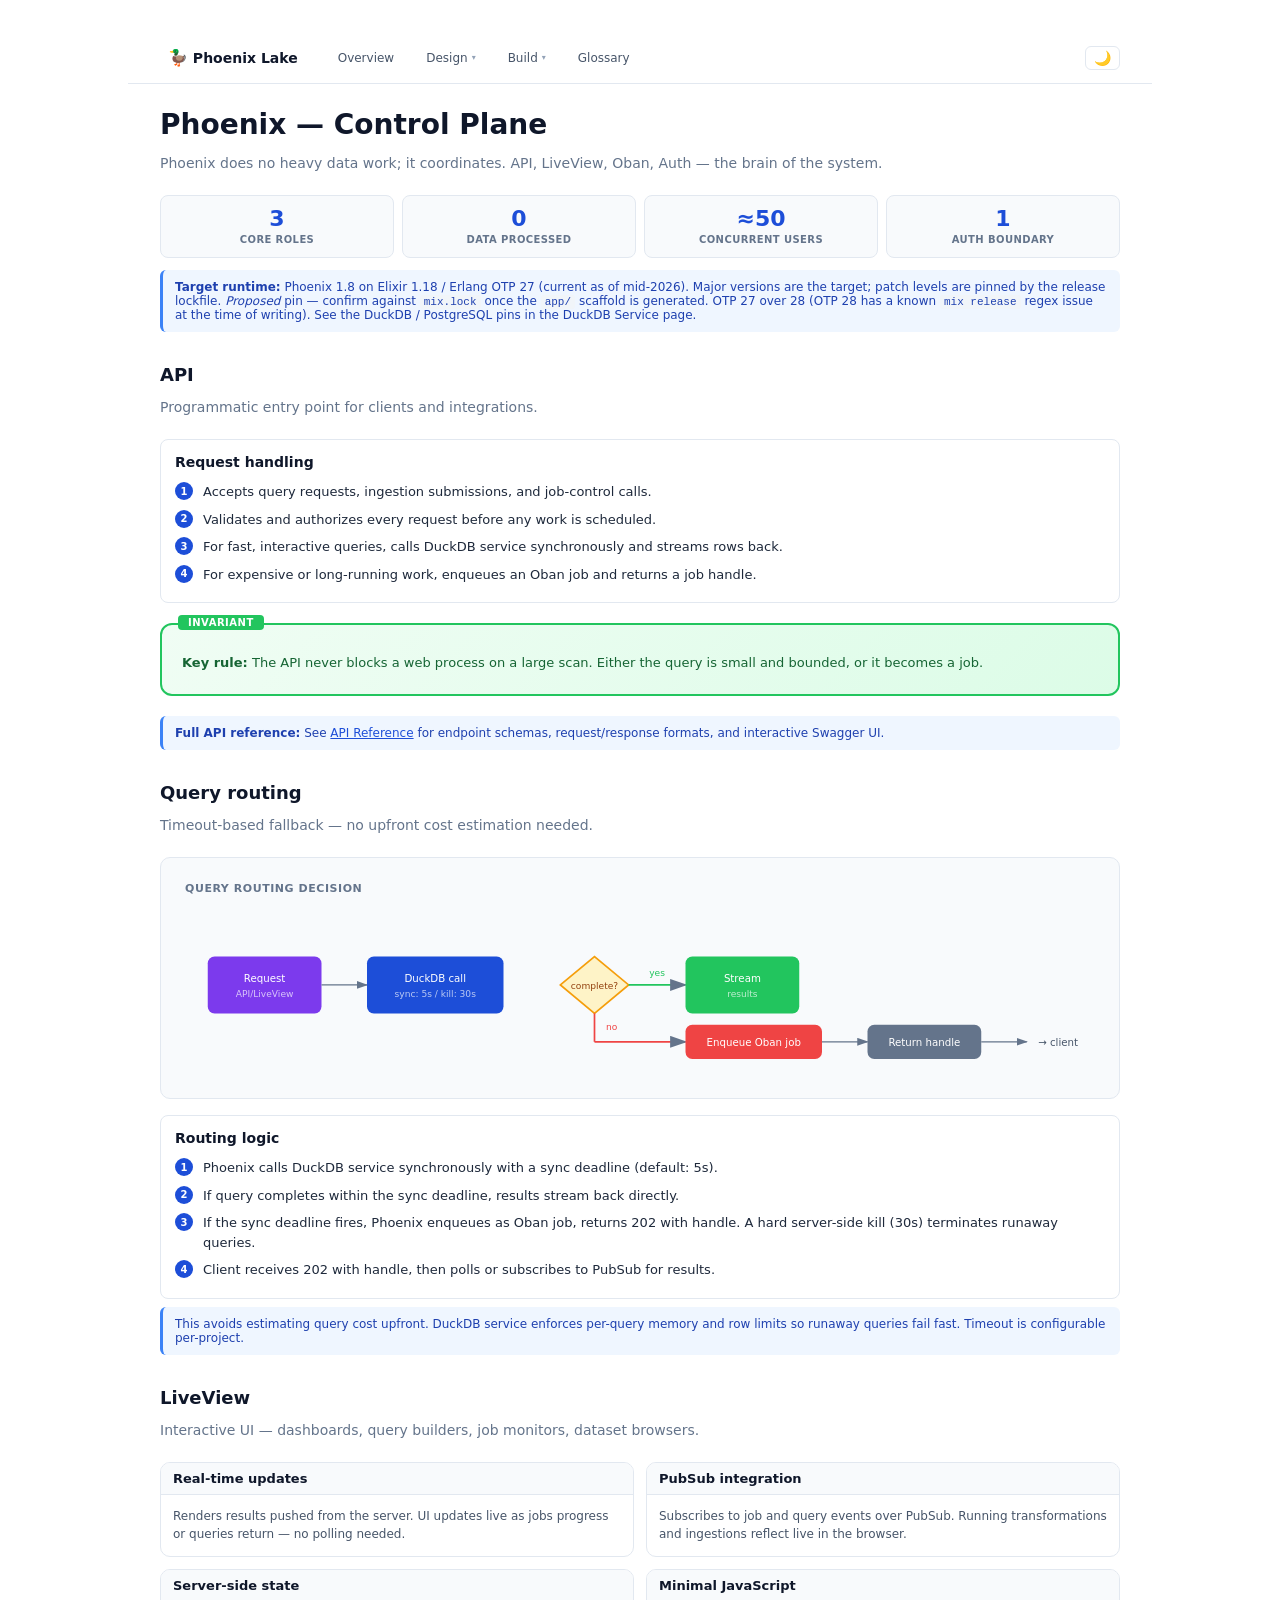
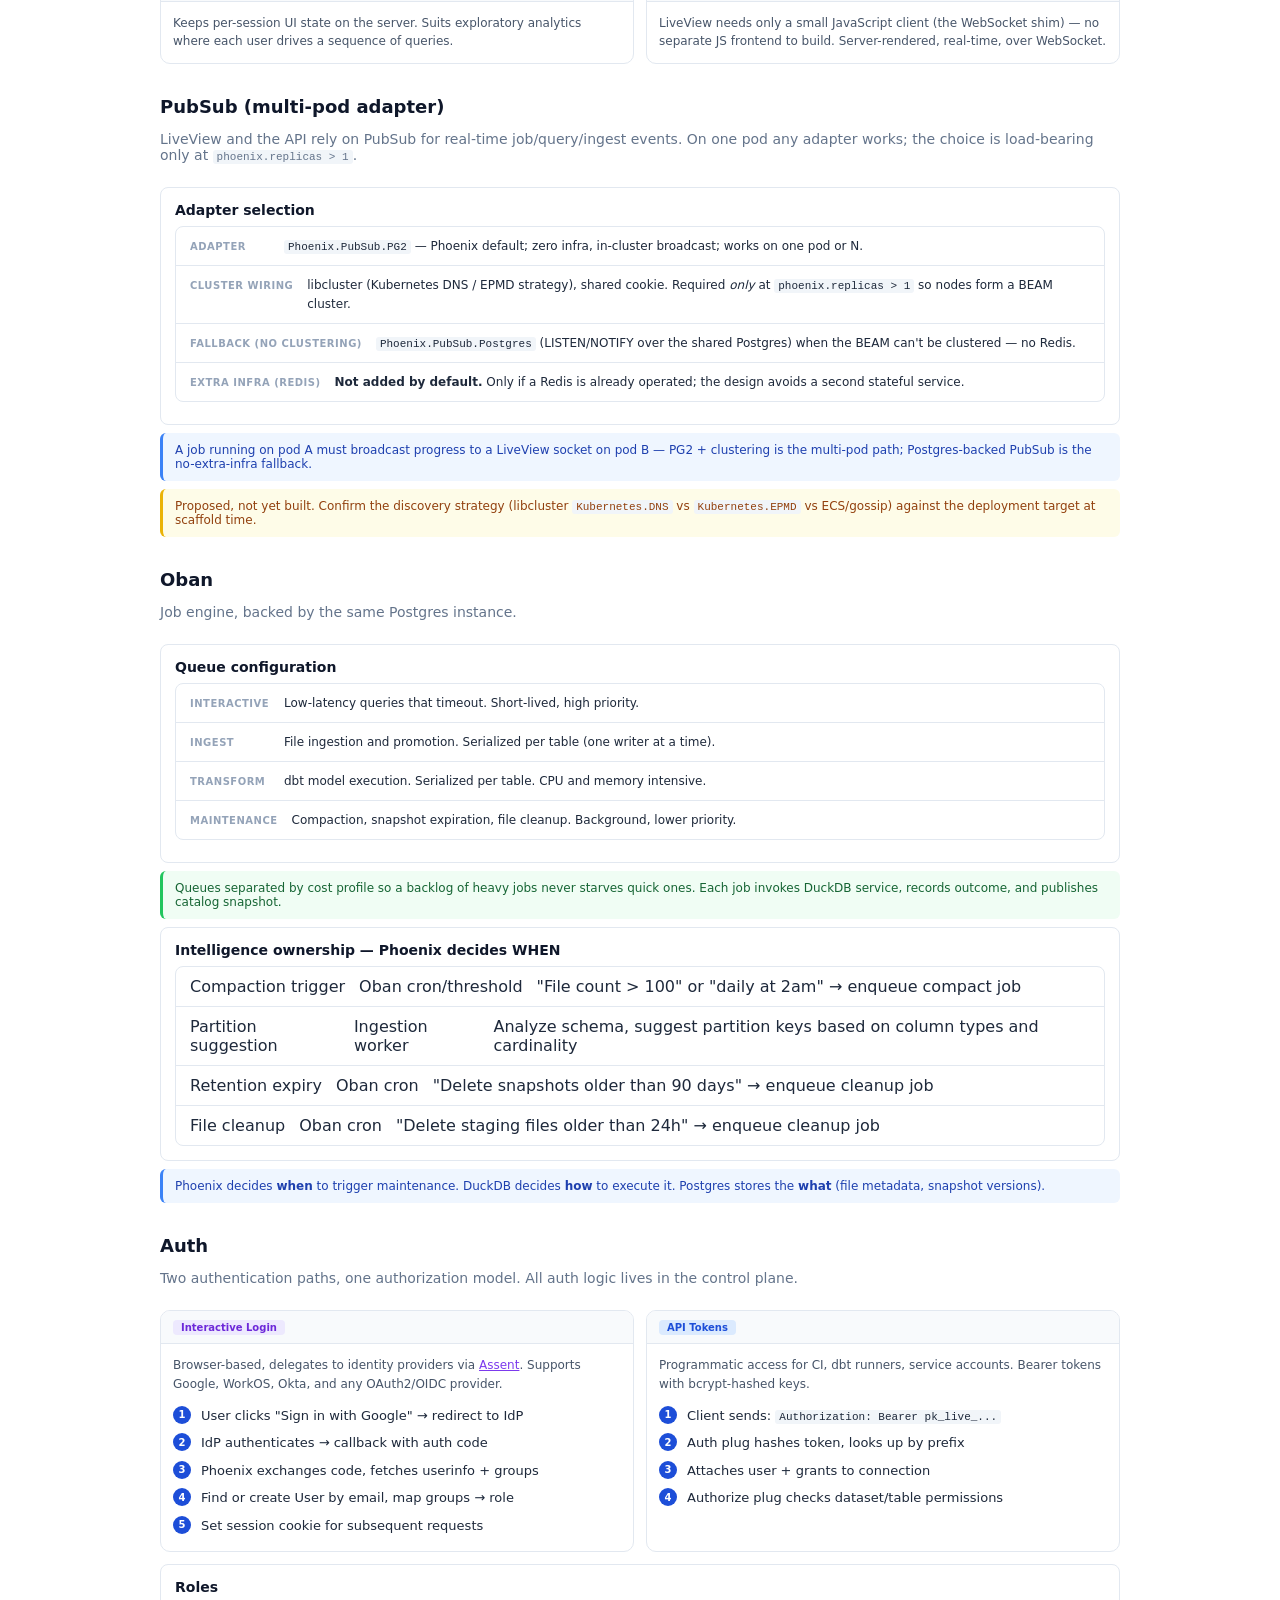
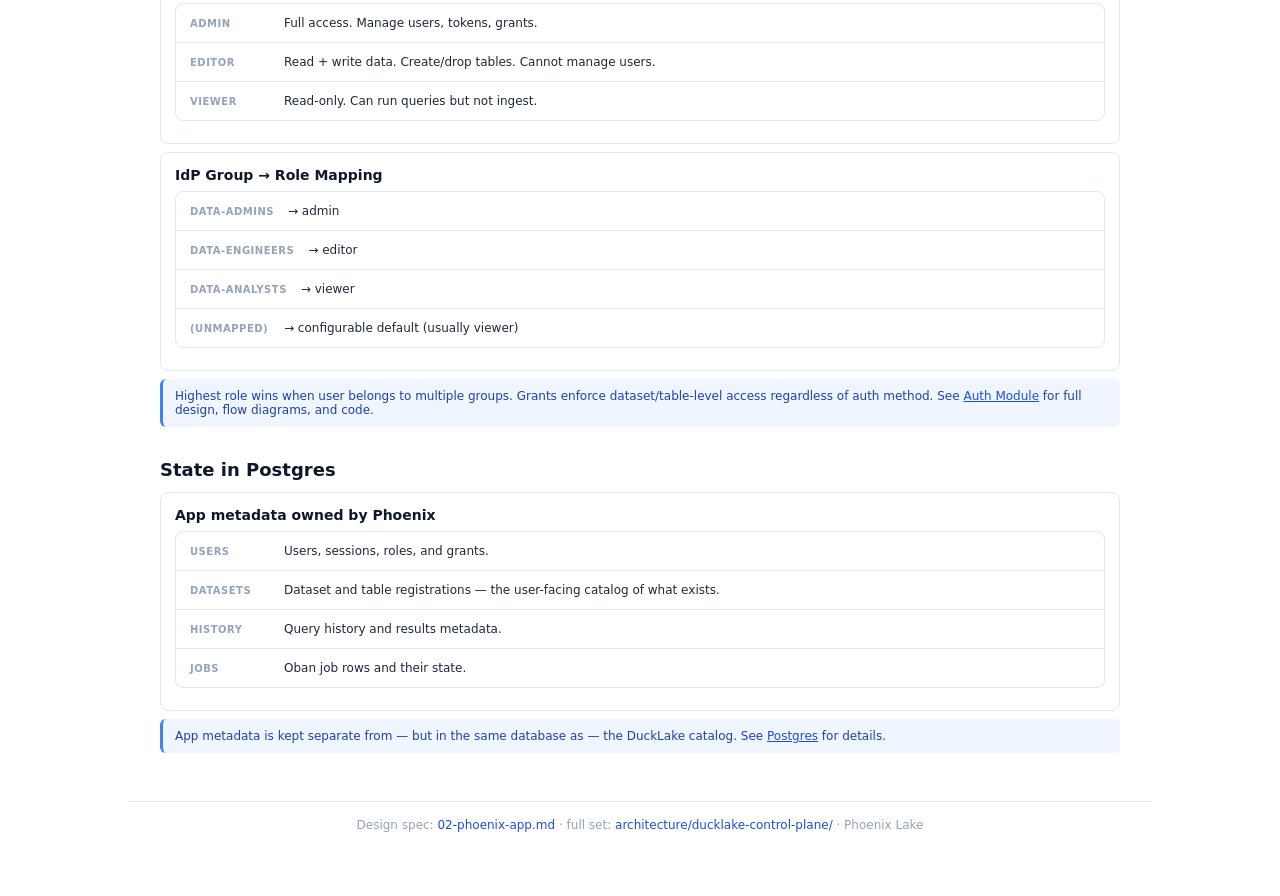
<file: docs/phoenix.html>
<!DOCTYPE html>
<html lang="en">
<head>
  <meta charset="utf-8">
  <meta name="viewport" content="width=device-width, initial-scale=1.0">
  <title>Phoenix — Phoenix Lake</title>
  <link rel="icon" href="data:image/svg+xml,<svg xmlns='http://www.w3.org/2000/svg' viewBox='0 0 100 100'><text y='.9em' font-size='90'>🔮</text></svg>">
  <link rel="stylesheet" href="styles.css">
</head>
<body>

<nav class="site-nav">
  <a class="brand" href="index.html"><span>🦆</span> Phoenix Lake</a>
  <a href="index.html">Overview</a>
  <div class="nav-dropdown">
    <a href="architecture.html">Design</a>
    <div class="dropdown-menu">
      <a href="architecture.html"><span class="nav-icon">📐</span><span class="nav-label">Architecture<span class="nav-desc">System overview, components, boundaries</span></span></a>
      <a class="active" href="phoenix.html"><span class="nav-icon">🔮</span><span class="nav-label">Phoenix<span class="nav-desc">Control plane, API, LiveView, Oban</span></span></a>
      <a href="duckdb-service.html"><span class="nav-icon">🦆</span><span class="nav-label">DuckDB Service<span class="nav-desc">Compute engine, queries, ingestion</span></span></a>
      <a href="postgres.html"><span class="nav-icon">🐘</span><span class="nav-label">Postgres<span class="nav-desc">Catalogs, app metadata, DuckLake</span></span></a>
      <a href="s3.html"><span class="nav-icon">🪣</span><span class="nav-label">S3<span class="nav-desc">Storage, staging, partitioning</span></span></a>
      <div class="dropdown-divider"></div>
      <a href="data-flows.html"><span class="nav-icon">🔀</span><span class="nav-label">Data Flows<span class="nav-desc">Ingestion, query, transformation</span></span></a>
      <a href="auth.html"><span class="nav-icon">🔐</span><span class="nav-label">Auth<span class="nav-desc">Tokens, IdP, grants, roles</span></span></a>
      <a href="ui.html"><span class="nav-icon">🖥️</span><span class="nav-label">UI Mockup<span class="nav-desc">LiveView dashboard preview</span></span></a>
    </div>
  </div>
  <div class="nav-dropdown">
    <a href="scaling.html">Build</a>
    <div class="dropdown-menu">
      <a href="scaling.html"><span class="nav-icon">📈</span><span class="nav-label">Scaling<span class="nav-desc">Reads, writes, boundaries</span></span></a>
      <a href="dbt.html"><span class="nav-icon">🔄</span><span class="nav-label">dbt<span class="nav-desc">Git-synced transformations</span></span></a>
      <a href="deployment.html"><span class="nav-icon">🚀</span><span class="nav-label">Deployment<span class="nav-desc">Docker, K8s, AWS</span></span></a>
      <a href="api.html"><span class="nav-icon">📡</span><span class="nav-label">API Reference<span class="nav-desc">OpenAPI spec, Swagger UI</span></span></a>
    </div>
  </div>
  <a href="glossary.html">Glossary</a>
<button class="dark-toggle" onclick="toggleTheme()" aria-label="Toggle dark mode">🌙</button>
</nav>

<main>
<h1>Phoenix — Control Plane</h1>
<p class="subtitle">Phoenix does no heavy data work; it coordinates. API, LiveView, Oban, Auth — the brain of the system.</p>

<div class="stat-grid">
  <div class="stat"><span class="num">3</span><span class="label">Core roles</span></div>
  <div class="stat"><span class="num">0</span><span class="label">Data processed</span></div>
  <div class="stat"><span class="num">≈50</span><span class="label">Concurrent users</span></div>
  <div class="stat"><span class="num">1</span><span class="label">Auth boundary</span></div>
</div>

<div class="info info-blue"><strong>Target runtime:</strong> Phoenix 1.8 on Elixir 1.18 / Erlang OTP 27 (current as of mid-2026). Major versions are the target; patch levels are pinned by the release lockfile. <em>Proposed</em> pin — confirm against <code>mix.lock</code> once the <code>app/</code> scaffold is generated. OTP 27 over 28 (OTP 28 has a known <code>mix release</code> regex issue at the time of writing). See the DuckDB / PostgreSQL pins in the DuckDB Service page.</div>

<h2>API</h2>
<p class="subtitle">Programmatic entry point for clients and integrations.</p>

<div class="algo-card">
  <p class="algo-card-title">Request handling</p>
  <ol class="algo-steps">
    <li>Accepts query requests, ingestion submissions, and job-control calls.</li>
    <li>Validates and authorizes every request before any work is scheduled.</li>
    <li>For fast, interactive queries, calls DuckDB service synchronously and streams rows back.</li>
    <li>For expensive or long-running work, enqueues an Oban job and returns a job handle.</li>
  </ol>
</div>

<div class="invariant-callout">
  <p><strong>Key rule:</strong> The API never blocks a web process on a large scan. Either the query is small and bounded, or it becomes a job.</p>
</div>

<div class="info info-blue"><strong>Full API reference:</strong> See <a href="api.html" style="color:#1d4ed8">API Reference</a> for endpoint schemas, request/response formats, and interactive Swagger UI.</div>

<h2>Query routing</h2>
<p class="subtitle">Timeout-based fallback — no upfront cost estimation needed.</p>

<div class="diagram">
  <p class="diagram-title">Query routing decision</p>
  <svg viewBox="0 0 800 140" xmlns="http://www.w3.org/2000/svg">
    <defs>
      <marker id="arrowPhoenix" markerWidth="10" markerHeight="7" refX="9" refY="3.5" orient="auto">
        <polygon points="0 0, 10 3.5, 0 7" fill="#64748b"/>
      </marker>
    </defs>
    
    <!-- Request -->
    <rect x="20" y="40" width="100" height="50" rx="6" fill="#7c3aed"/>
    <text x="70" y="62" font-size="9" fill="white" text-anchor="middle">Request</text>
    <text x="70" y="76" font-size="8" fill="rgba(255,255,255,0.7)" text-anchor="middle">API/LiveView</text>
    
    <!-- Arrow -->
    <line x1="120" y1="65" x2="160" y2="65" stroke="#64748b" stroke-width="1" marker-end="url(#arrowPhoenix)"/>
    
    <!-- DuckDB call -->
    <rect x="160" y="40" width="120" height="50" rx="6" fill="#1d4ed8"/>
    <text x="220" y="62" font-size="9" fill="white" text-anchor="middle">DuckDB call</text>
    <text x="220" y="76" font-size="8" fill="rgba(255,255,255,0.7)" text-anchor="middle">sync: 5s / kill: 30s</text>
    
    <!-- Decision diamond -->
    <polygon points="330,65 360,40 390,65 360,90" fill="#fef3c7" stroke="#f59e0b" stroke-width="1.5"/>
    <text x="360" y="69" font-size="8" fill="#92400e" text-anchor="middle">complete?</text>
    
    <!-- Yes path -->
    <line x1="390" y1="65" x2="440" y2="65" stroke="#22c55e" stroke-width="1.5" marker-end="url(#arrowPhoenix)"/>
    <text x="415" y="57" font-size="8" fill="#22c55e" text-anchor="middle">yes</text>
    <rect x="440" y="40" width="100" height="50" rx="6" fill="#22c55e"/>
    <text x="490" y="62" font-size="9" fill="white" text-anchor="middle">Stream</text>
    <text x="490" y="76" font-size="8" fill="rgba(255,255,255,0.7)" text-anchor="middle">results</text>
    
    <!-- No path -->
    <line x1="360" y1="90" x2="360" y2="115" stroke="#ef4444" stroke-width="1.5"/>
    <text x="370" y="105" font-size="8" fill="#ef4444">no</text>
    <line x1="360" y1="115" x2="440" y2="115" stroke="#ef4444" stroke-width="1.5" marker-end="url(#arrowPhoenix)"/>
    <rect x="440" y="100" width="120" height="30" rx="6" fill="#ef4444"/>
    <text x="500" y="119" font-size="9" fill="white" text-anchor="middle">Enqueue Oban job</text>
    
    <!-- Arrow to handle -->
    <line x1="560" y1="115" x2="600" y2="115" stroke="#64748b" stroke-width="1" marker-end="url(#arrowPhoenix)"/>
    <rect x="600" y="100" width="100" height="30" rx="6" fill="#64748b"/>
    <text x="650" y="119" font-size="9" fill="white" text-anchor="middle">Return handle</text>
    
    <!-- Arrow to client -->
    <line x1="700" y1="115" x2="740" y2="115" stroke="#64748b" stroke-width="1" marker-end="url(#arrowPhoenix)"/>
    <text x="750" y="119" font-size="9" fill="#475569">→ client</text>
  </svg>
</div>

<div class="algo-card">
  <p class="algo-card-title">Routing logic</p>
  <ol class="algo-steps">
    <li>Phoenix calls DuckDB service synchronously with a sync deadline (default: 5s).</li>
    <li>If query completes within the sync deadline, results stream back directly.</li>
    <li>If the sync deadline fires, Phoenix enqueues as Oban job, returns 202 with handle. A hard server-side kill (30s) terminates runaway queries.</li>
    <li>Client receives 202 with handle, then polls or subscribes to PubSub for results.</li>
  </ol>
</div>

<div class="info info-blue">This avoids estimating query cost upfront. DuckDB service enforces per-query memory and row limits so runaway queries fail fast. Timeout is configurable per-project.</div>

<h2>LiveView</h2>
<p class="subtitle">Interactive UI — dashboards, query builders, job monitors, dataset browsers.</p>

<div class="split-grid">
  <div class="split-card">
    <div class="head">Real-time updates</div>
    <div class="body">
      <p>Renders results pushed from the server. UI updates live as jobs progress or queries return — no polling needed.</p>
    </div>
  </div>
  <div class="split-card">
    <div class="head">PubSub integration</div>
    <div class="body">
      <p>Subscribes to job and query events over PubSub. Running transformations and ingestions reflect live in the browser.</p>
    </div>
  </div>
</div>
<div class="split-grid">
  <div class="split-card">
    <div class="head">Server-side state</div>
    <div class="body">
      <p>Keeps per-session UI state on the server. Suits exploratory analytics where each user drives a sequence of queries.</p>
    </div>
  </div>
  <div class="split-card">
    <div class="head">Minimal JavaScript</div>
    <div class="body">
      <p>LiveView needs only a small JavaScript client (the WebSocket shim) — no separate JS frontend to build. Server-rendered, real-time, over WebSocket.</p>
    </div>
  </div>
</div>

<h2>PubSub (multi-pod adapter)</h2>
<p class="subtitle">LiveView and the API rely on PubSub for real-time job/query/ingest events. On one pod any adapter works; the choice is load-bearing only at <code>phoenix.replicas &gt; 1</code>.</p>

<div class="algo-card">
  <p class="algo-card-title">Adapter selection</p>
  <div class="spec-rows">
    <div class="spec-row"><div class="spec-label">Adapter</div><div class="spec-value"><code>Phoenix.PubSub.PG2</code> — Phoenix default; zero infra, in-cluster broadcast; works on one pod or N.</div></div>
    <div class="spec-row"><div class="spec-label">Cluster wiring</div><div class="spec-value">libcluster (Kubernetes DNS / EPMD strategy), shared cookie. Required <em>only</em> at <code>phoenix.replicas &gt; 1</code> so nodes form a BEAM cluster.</div></div>
    <div class="spec-row"><div class="spec-label">Fallback (no clustering)</div><div class="spec-value"><code>Phoenix.PubSub.Postgres</code> (LISTEN/NOTIFY over the shared Postgres) when the BEAM can't be clustered — no Redis.</div></div>
    <div class="spec-row"><div class="spec-label">Extra infra (Redis)</div><div class="spec-value"><strong>Not added by default.</strong> Only if a Redis is already operated; the design avoids a second stateful service.</div></div>
  </div>
</div>

<div class="info info-blue">A job running on pod A must broadcast progress to a LiveView socket on pod B — PG2 + clustering is the multi-pod path; Postgres-backed PubSub is the no-extra-infra fallback.</div>
<div class="info info-yellow">Proposed, not yet built. Confirm the discovery strategy (libcluster <code>Kubernetes.DNS</code> vs <code>Kubernetes.EPMD</code> vs ECS/gossip) against the deployment target at scaffold time.</div>

<h2>Oban</h2>
<p class="subtitle">Job engine, backed by the same Postgres instance.</p>

<div class="algo-card">
  <p class="algo-card-title">Queue configuration</p>
  <div class="spec-rows">
    <div class="spec-row"><div class="spec-label">interactive</div><div class="spec-value">Low-latency queries that timeout. Short-lived, high priority.</div></div>
    <div class="spec-row"><div class="spec-label">ingest</div><div class="spec-value">File ingestion and promotion. Serialized per table (one writer at a time).</div></div>
    <div class="spec-row"><div class="spec-label">transform</div><div class="spec-value">dbt model execution. Serialized per table. CPU and memory intensive.</div></div>
    <div class="spec-row"><div class="spec-label">maintenance</div><div class="spec-value">Compaction, snapshot expiration, file cleanup. Background, lower priority.</div></div>
  </div>
</div>

<div class="info info-green">Queues separated by cost profile so a backlog of heavy jobs never starves quick ones. Each job invokes DuckDB service, records outcome, and publishes catalog snapshot.</div>

<div class="algo-card">
  <p class="algo-card-title">Intelligence ownership — Phoenix decides WHEN</p>
  <div class="spec-rows" style="margin:0;">
    <div class="spec-row"><span class="spec-key">Compaction trigger</span><span class="spec-val">Oban cron/threshold</span><span>"File count > 100" or "daily at 2am" → enqueue compact job</span></div>
    <div class="spec-row"><span class="spec-key">Partition suggestion</span><span class="spec-val">Ingestion worker</span><span>Analyze schema, suggest partition keys based on column types and cardinality</span></div>
    <div class="spec-row"><span class="spec-key">Retention expiry</span><span class="spec-val">Oban cron</span><span>"Delete snapshots older than 90 days" → enqueue cleanup job</span></div>
    <div class="spec-row"><span class="spec-key">File cleanup</span><span class="spec-val">Oban cron</span><span>"Delete staging files older than 24h" → enqueue cleanup job</span></div>
  </div>
</div>

<div class="info info-blue">Phoenix decides <strong>when</strong> to trigger maintenance. DuckDB decides <strong>how</strong> to execute it. Postgres stores the <strong>what</strong> (file metadata, snapshot versions).</div>

<h2>Auth</h2>
<p class="subtitle">Two authentication paths, one authorization model. All auth logic lives in the control plane.</p>

<div class="split-grid">
  <div class="split-card">
    <div class="head"><span class="component-badge badge-phoenix">Interactive Login</span></div>
    <div class="body">
      <p>Browser-based, delegates to identity providers via <a href="https://hexdocs.pm/assent" target="_blank" style="color:#7c3aed">Assent</a>. Supports Google, WorkOS, Okta, and any OAuth2/OIDC provider.</p>
      <ul class="algo-steps">
        <li>User clicks "Sign in with Google" → redirect to IdP</li>
        <li>IdP authenticates → callback with auth code</li>
        <li>Phoenix exchanges code, fetches userinfo + groups</li>
        <li>Find or create User by email, map groups → role</li>
        <li>Set session cookie for subsequent requests</li>
      </ul>
    </div>
  </div>
  <div class="split-card">
    <div class="head"><span class="component-badge badge-duckdb">API Tokens</span></div>
    <div class="body">
      <p>Programmatic access for CI, dbt runners, service accounts. Bearer tokens with bcrypt-hashed keys.</p>
      <ul class="algo-steps">
        <li>Client sends: <code>Authorization: Bearer pk_live_...</code></li>
        <li>Auth plug hashes token, looks up by prefix</li>
        <li>Attaches user + grants to connection</li>
        <li>Authorize plug checks dataset/table permissions</li>
      </ul>
    </div>
  </div>
</div>

<div class="algo-card">
  <p class="algo-card-title">Roles</p>
  <div class="spec-rows">
    <div class="spec-row"><div class="spec-label">admin</div><div class="spec-value">Full access. Manage users, tokens, grants.</div></div>
    <div class="spec-row"><div class="spec-label">editor</div><div class="spec-value">Read + write data. Create/drop tables. Cannot manage users.</div></div>
    <div class="spec-row"><div class="spec-label">viewer</div><div class="spec-value">Read-only. Can run queries but not ingest.</div></div>
  </div>
</div>

<div class="algo-card">
  <p class="algo-card-title">IdP Group → Role Mapping</p>
  <div class="spec-rows">
    <div class="spec-row"><div class="spec-label">data-admins</div><div class="spec-value">→ admin</div></div>
    <div class="spec-row"><div class="spec-label">data-engineers</div><div class="spec-value">→ editor</div></div>
    <div class="spec-row"><div class="spec-label">data-analysts</div><div class="spec-value">→ viewer</div></div>
    <div class="spec-row"><div class="spec-label">(unmapped)</div><div class="spec-value">→ configurable default (usually viewer)</div></div>
  </div>
</div>

<div class="info info-blue">Highest role wins when user belongs to multiple groups. Grants enforce dataset/table-level access regardless of auth method. See <a href="auth.html" style="color:#1d4ed8">Auth Module</a> for full design, flow diagrams, and code.</div>

<h2>State in Postgres</h2>

<div class="algo-card">
  <p class="algo-card-title">App metadata owned by Phoenix</p>
  <div class="spec-rows">
    <div class="spec-row"><div class="spec-label">Users</div><div class="spec-value">Users, sessions, roles, and grants.</div></div>
    <div class="spec-row"><div class="spec-label">Datasets</div><div class="spec-value">Dataset and table registrations — the user-facing catalog of what exists.</div></div>
    <div class="spec-row"><div class="spec-label">History</div><div class="spec-value">Query history and results metadata.</div></div>
    <div class="spec-row"><div class="spec-label">Jobs</div><div class="spec-value">Oban job rows and their state.</div></div>
  </div>
</div>

<div class="info info-blue">App metadata is kept separate from — but in the same database as — the DuckLake catalog. See <a href="postgres.html" style="color:#1d4ed8">Postgres</a> for details.</div>

</main>

<footer class="site-footer">
  <p>Design spec: <a href="https://github.com/TRANTANKHOA/phoenix-lake/blob/main/architecture/ducklake-control-plane/02-phoenix-app.md">02-phoenix-app.md</a> · full set: <a href="https://github.com/TRANTANKHOA/phoenix-lake/tree/main/architecture/ducklake-control-plane">architecture/ducklake-control-plane/</a> · Phoenix Lake</p>
</footer>

<script>document.querySelectorAll("a[href^=\"http\"]").forEach(a=>a.target="_blank")</script>
<script>
function toggleTheme() {
  const html = document.documentElement;
  const current = html.getAttribute("data-theme");
  const next = current === "dark" ? "light" : "dark";
  html.setAttribute("data-theme", next);
  localStorage.setItem("theme", next);
  document.querySelector(".dark-toggle").textContent = next === "dark" ? "\u2600\uFE0F" : "\uD83C\uDF19";
}
(function() {
  const saved = localStorage.getItem("theme") || "light";
  document.documentElement.setAttribute("data-theme", saved);
  const btn = document.querySelector(".dark-toggle");
  if (btn) btn.textContent = saved === "dark" ? "\u2600\uFE0F" : "\uD83C\uDF19";
})();
</script>
</body>
</html>
</file>
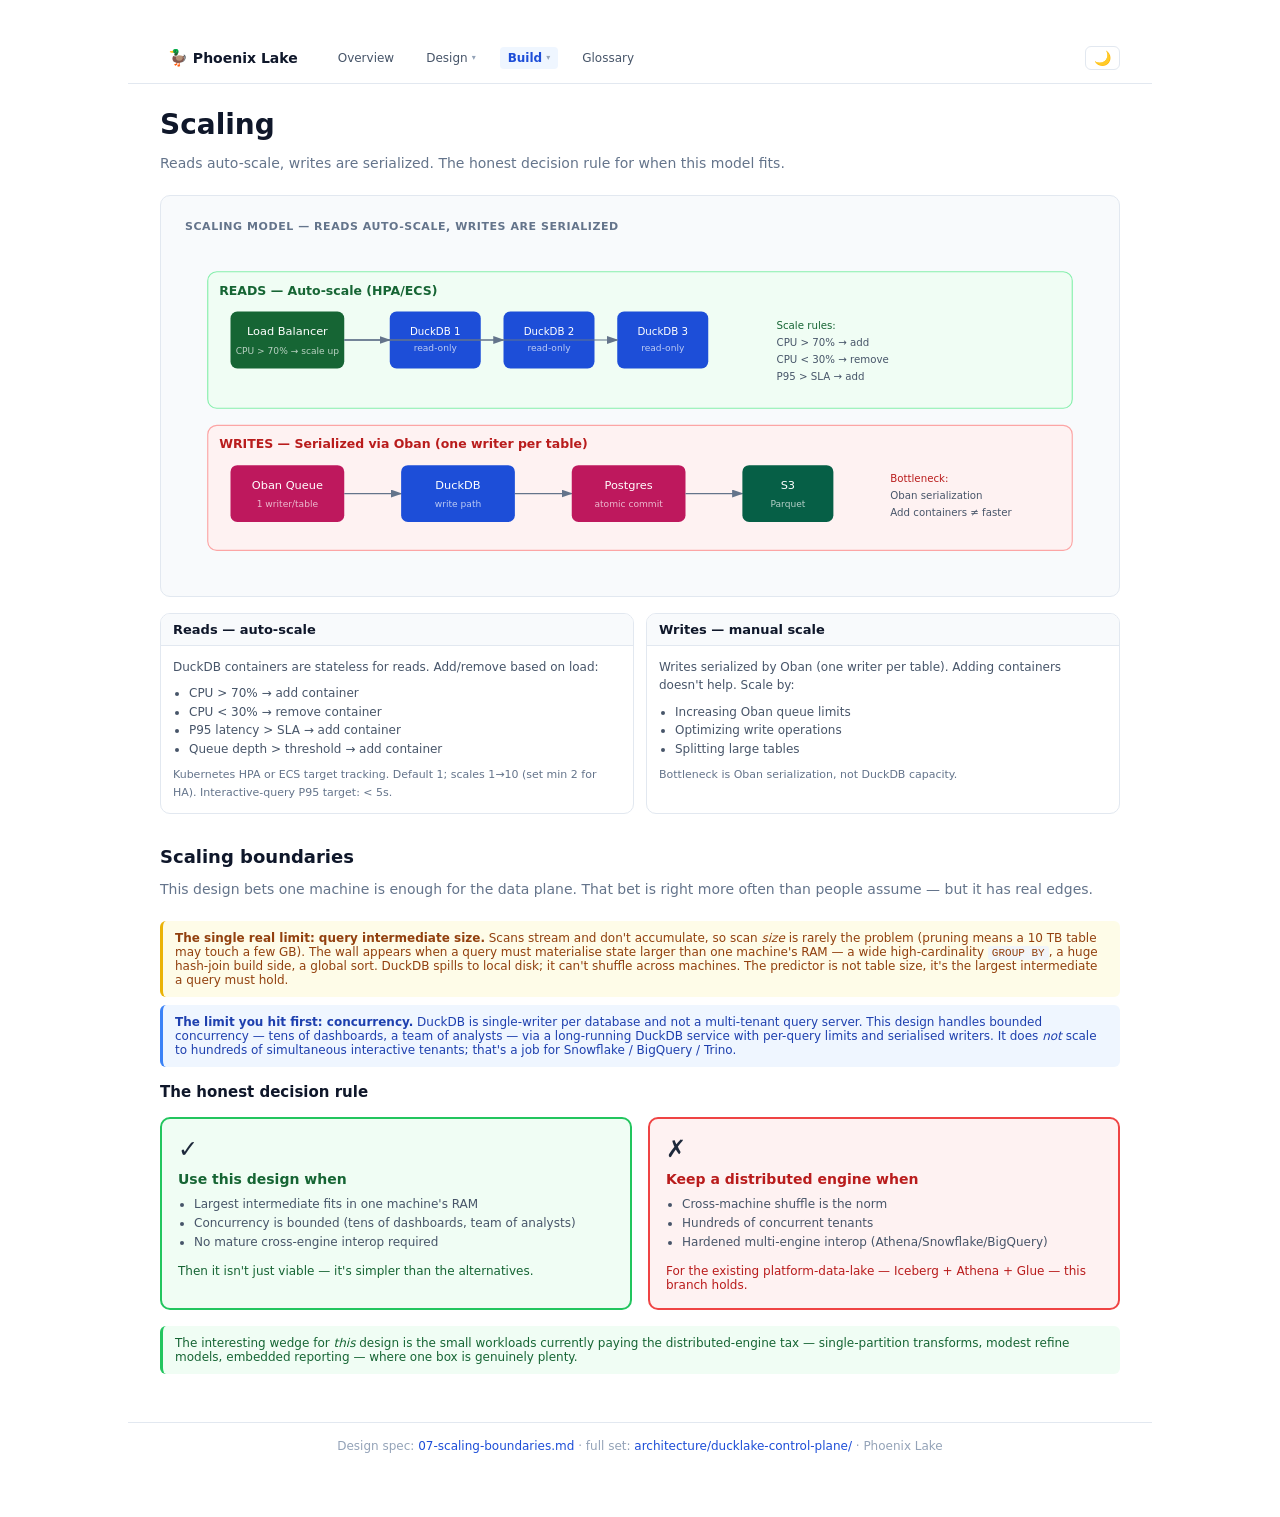
<file: docs/scaling.html>
<!DOCTYPE html>
<html lang="en">
<head>
<meta charset="utf-8">
<meta name="viewport" content="width=device-width, initial-scale=1.0">
<title>Scaling — Phoenix Lake</title>
<link rel="icon" href="data:image/svg+xml,<svg xmlns='http://www.w3.org/2000/svg' viewBox='0 0 100 100'><text y='.9em' font-size='90'>🦆</text></svg>">
<link rel="stylesheet" href="styles.css">
</head>
<body>

<nav class="site-nav">
  <a class="brand" href="index.html"><span>🦆</span> Phoenix Lake</a>
  <a href="index.html">Overview</a>
  <div class="nav-dropdown">
    <a href="architecture.html">Design</a>
    <div class="dropdown-menu">
      <a href="architecture.html"><span class="nav-icon">📐</span><span class="nav-label">Architecture<span class="nav-desc">System overview, components, boundaries</span></span></a>
      <a href="phoenix.html"><span class="nav-icon">🔮</span><span class="nav-label">Phoenix<span class="nav-desc">Control plane, API, LiveView, Oban</span></span></a>
      <a href="duckdb-service.html"><span class="nav-icon">🦆</span><span class="nav-label">DuckDB Service<span class="nav-desc">Compute engine, queries, ingestion</span></span></a>
      <a href="postgres.html"><span class="nav-icon">🐘</span><span class="nav-label">Postgres<span class="nav-desc">Catalogs, app metadata, DuckLake</span></span></a>
      <a href="s3.html"><span class="nav-icon">🪣</span><span class="nav-label">S3<span class="nav-desc">Storage, staging, partitioning</span></span></a>
      <div class="dropdown-divider"></div>
      <a href="data-flows.html"><span class="nav-icon">🔀</span><span class="nav-label">Data Flows<span class="nav-desc">Ingestion, query, transformation</span></span></a>
      <a href="auth.html"><span class="nav-icon">🔐</span><span class="nav-label">Auth<span class="nav-desc">Tokens, IdP, grants, roles</span></span></a>
      <a href="ui.html"><span class="nav-icon">🖥️</span><span class="nav-label">UI Mockup<span class="nav-desc">LiveView dashboard preview</span></span></a>
    </div>
  </div>
  <div class="nav-dropdown">
    <a class="active" href="scaling.html">Build</a>
    <div class="dropdown-menu">
      <a href="scaling.html"><span class="nav-icon">📈</span><span class="nav-label">Scaling<span class="nav-desc">Reads, writes, boundaries</span></span></a>
      <a href="dbt.html"><span class="nav-icon">🔄</span><span class="nav-label">dbt<span class="nav-desc">Git-synced transformations</span></span></a>
      <a href="deployment.html"><span class="nav-icon">🚀</span><span class="nav-label">Deployment<span class="nav-desc">Docker, K8s, AWS</span></span></a>
      <a href="api.html"><span class="nav-icon">📡</span><span class="nav-label">API Reference<span class="nav-desc">OpenAPI spec, Swagger UI</span></span></a>
    </div>
  </div>
  <a href="glossary.html">Glossary</a>
<button class="dark-toggle" onclick="toggleTheme()" aria-label="Toggle dark mode">🌙</button>
</nav>

<main>
<h1>Scaling</h1>
<p class="subtitle">Reads auto-scale, writes are serialized. The honest decision rule for when this model fits.</p>

<div class="diagram">
  <p class="diagram-title">Scaling model — reads auto-scale, writes are serialized</p>
  <svg viewBox="0 0 800 280" xmlns="http://www.w3.org/2000/svg">
    <defs>
      <marker id="arrowScale" markerWidth="10" markerHeight="7" refX="9" refY="3.5" orient="auto">
        <polygon points="0 0, 10 3.5, 0 7" fill="#64748b"/>
      </marker>
    </defs>
    
    <!-- Read path (auto-scale) -->
    <rect x="20" y="20" width="760" height="120" rx="8" fill="#f0fdf4" stroke="#86efac" stroke-width="1"/>
    <text x="30" y="40" font-size="11" fill="#166534" font-weight="600">READS — Auto-scale (HPA/ECS)</text>
    
    <!-- Load Balancer -->
    <rect x="40" y="55" width="100" height="50" rx="6" fill="#166534"/>
    <text x="90" y="76" font-size="10" fill="white" font-weight="500" text-anchor="middle">Load Balancer</text>
    <text x="90" y="92" font-size="8" fill="rgba(255,255,255,0.7)" text-anchor="middle">CPU > 70% → scale up</text>
    
    <!-- DuckDB containers -->
    <rect x="180" y="55" width="80" height="50" rx="6" fill="#1d4ed8"/>
    <text x="220" y="76" font-size="9" fill="white" font-weight="500" text-anchor="middle">DuckDB 1</text>
    <text x="220" y="90" font-size="8" fill="rgba(255,255,255,0.7)" text-anchor="middle">read-only</text>
    
    <rect x="280" y="55" width="80" height="50" rx="6" fill="#1d4ed8"/>
    <text x="320" y="76" font-size="9" fill="white" font-weight="500" text-anchor="middle">DuckDB 2</text>
    <text x="320" y="90" font-size="8" fill="rgba(255,255,255,0.7)" text-anchor="middle">read-only</text>
    
    <rect x="380" y="55" width="80" height="50" rx="6" fill="#1d4ed8"/>
    <text x="420" y="76" font-size="9" fill="white" font-weight="500" text-anchor="middle">DuckDB 3</text>
    <text x="420" y="90" font-size="8" fill="rgba(255,255,255,0.7)" text-anchor="middle">read-only</text>
    
    <!-- Arrows from LB to containers -->
    <line x1="140" y1="80" x2="180" y2="80" stroke="#64748b" stroke-width="1" marker-end="url(#arrowScale)"/>
    <line x1="140" y1="80" x2="280" y2="80" stroke="#64748b" stroke-width="1" marker-end="url(#arrowScale)"/>
    <line x1="140" y1="80" x2="380" y2="80" stroke="#64748b" stroke-width="1" marker-end="url(#arrowScale)"/>
    
    <!-- Scale indicator -->
    <text x="520" y="70" font-size="9" fill="#166534" font-weight="500">Scale rules:</text>
    <text x="520" y="85" font-size="9" fill="#475569">CPU > 70% → add</text>
    <text x="520" y="100" font-size="9" fill="#475569">CPU < 30% → remove</text>
    <text x="520" y="115" font-size="9" fill="#475569">P95 > SLA → add</text>
    
    <!-- Write path (manual) -->
    <rect x="20" y="155" width="760" height="110" rx="8" fill="#fef2f2" stroke="#fca5a5" stroke-width="1"/>
    <text x="30" y="175" font-size="11" fill="#b91c1c" font-weight="600">WRITES — Serialized via Oban (one writer per table)</text>
    
    <!-- Oban -->
    <rect x="40" y="190" width="100" height="50" rx="6" fill="#be185d"/>
    <text x="90" y="211" font-size="10" fill="white" font-weight="500" text-anchor="middle">Oban Queue</text>
    <text x="90" y="227" font-size="8" fill="rgba(255,255,255,0.7)" text-anchor="middle">1 writer/table</text>
    
    <!-- Arrow -->
    <line x1="140" y1="215" x2="190" y2="215" stroke="#64748b" stroke-width="1" marker-end="url(#arrowScale)"/>
    
    <!-- Single DuckDB -->
    <rect x="190" y="190" width="100" height="50" rx="6" fill="#1d4ed8"/>
    <text x="240" y="211" font-size="10" fill="white" font-weight="500" text-anchor="middle">DuckDB</text>
    <text x="240" y="227" font-size="8" fill="rgba(255,255,255,0.7)" text-anchor="middle">write path</text>
    
    <!-- Arrow -->
    <line x1="290" y1="215" x2="340" y2="215" stroke="#64748b" stroke-width="1" marker-end="url(#arrowScale)"/>
    
    <!-- Postgres -->
    <rect x="340" y="190" width="100" height="50" rx="6" fill="#be185d"/>
    <text x="390" y="211" font-size="10" fill="white" font-weight="500" text-anchor="middle">Postgres</text>
    <text x="390" y="227" font-size="8" fill="rgba(255,255,255,0.7)" text-anchor="middle">atomic commit</text>
    
    <!-- Arrow -->
    <line x1="440" y1="215" x2="490" y2="215" stroke="#64748b" stroke-width="1" marker-end="url(#arrowScale)"/>
    
    <!-- S3 -->
    <rect x="490" y="190" width="80" height="50" rx="6" fill="#065f46"/>
    <text x="530" y="211" font-size="10" fill="white" font-weight="500" text-anchor="middle">S3</text>
    <text x="530" y="227" font-size="8" fill="rgba(255,255,255,0.7)" text-anchor="middle">Parquet</text>
    
    <!-- Scale note -->
    <text x="620" y="205" font-size="9" fill="#b91c1c" font-weight="500">Bottleneck:</text>
    <text x="620" y="220" font-size="9" fill="#475569">Oban serialization</text>
    <text x="620" y="235" font-size="9" fill="#475569">Add containers ≠ faster</text>
  </svg>
</div>

<div class="split-grid">
  <div class="split-card">
    <div class="head">Reads — auto-scale</div>
    <div class="body">
      <p>DuckDB containers are stateless for reads. Add/remove based on load:</p>
      <ul style="font-size:12px;color:#475569;margin:8px 0;padding-left:16px;">
        <li>CPU > 70% → add container</li>
        <li>CPU < 30% → remove container</li>
        <li>P95 latency > SLA → add container</li>
        <li>Queue depth > threshold → add container</li>
      </ul>
      <p style="font-size:11px;color:#64748b;">Kubernetes HPA or ECS target tracking. Default 1; scales 1→10 (set min 2 for HA). Interactive-query P95 target: &lt; 5s.</p>
    </div>
  </div>
  <div class="split-card">
    <div class="head">Writes — manual scale</div>
    <div class="body">
      <p>Writes serialized by Oban (one writer per table). Adding containers doesn't help. Scale by:</p>
      <ul style="font-size:12px;color:#475569;margin:8px 0;padding-left:16px;">
        <li>Increasing Oban queue limits</li>
        <li>Optimizing write operations</li>
        <li>Splitting large tables</li>
      </ul>
      <p style="font-size:11px;color:#64748b;">Bottleneck is Oban serialization, not DuckDB capacity.</p>
    </div>
  </div>
</div>

<h2>Scaling boundaries</h2>
<p class="subtitle">This design bets one machine is enough for the data plane. That bet is right more often than people assume — but it has real edges.</p>

<div class="info info-yellow"><strong>The single real limit: query intermediate size.</strong> Scans stream and don't accumulate, so scan <em>size</em> is rarely the problem (pruning means a 10&nbsp;TB table may touch a few GB). The wall appears when a query must materialise state larger than one machine's RAM — a wide high-cardinality <code>GROUP BY</code>, a huge hash-join build side, a global sort. DuckDB spills to local disk; it can't shuffle across machines. The predictor is not table size, it's the largest intermediate a query must hold.</div>

<div class="info info-blue"><strong>The limit you hit first: concurrency.</strong> DuckDB is single-writer per database and not a multi-tenant query server. This design handles bounded concurrency — tens of dashboards, a team of analysts — via a long-running DuckDB service with per-query limits and serialised writers. It does <em>not</em> scale to hundreds of simultaneous interactive tenants; that's a job for Snowflake / BigQuery / Trino.</div>

<h3>The honest decision rule</h3>
<div class="decision-grid">
  <div class="decision-card use">
    <div class="icon">&#10003;</div>
    <h4>Use this design when</h4>
    <ul>
      <li>Largest intermediate fits in one machine's RAM</li>
      <li>Concurrency is bounded (tens of dashboards, team of analysts)</li>
      <li>No mature cross-engine interop required</li>
    </ul>
    <p style="font-size:12px;color:#166534;margin:12px 0 0 0;font-weight:500;">Then it isn't just viable — it's simpler than the alternatives.</p>
  </div>
  <div class="decision-card avoid">
    <div class="icon">&#10007;</div>
    <h4>Keep a distributed engine when</h4>
    <ul>
      <li>Cross-machine shuffle is the norm</li>
      <li>Hundreds of concurrent tenants</li>
      <li>Hardened multi-engine interop (Athena/Snowflake/BigQuery)</li>
    </ul>
    <p style="font-size:12px;color:#b91c1c;margin:12px 0 0 0;font-weight:500;">For the existing platform-data-lake — Iceberg + Athena + Glue — this branch holds.</p>
  </div>
</div>
<div class="info info-green">The interesting wedge for <em>this</em> design is the small workloads currently paying the distributed-engine tax — single-partition transforms, modest refine models, embedded reporting — where one box is genuinely plenty.</div>
</main>

<footer class="site-footer">
  <p>Design spec: <a href="https://github.com/TRANTANKHOA/phoenix-lake/blob/main/architecture/ducklake-control-plane/07-scaling-boundaries.md">07-scaling-boundaries.md</a> · full set: <a href="https://github.com/TRANTANKHOA/phoenix-lake/tree/main/architecture/ducklake-control-plane">architecture/ducklake-control-plane/</a> · Phoenix Lake</p>
</footer>
<script>document.querySelectorAll("a[href^=\"http\"]").forEach(a=>a.target="_blank")</script>
<script>
function toggleTheme() {
  const html = document.documentElement;
  const current = html.getAttribute("data-theme");
  const next = current === "dark" ? "light" : "dark";
  html.setAttribute("data-theme", next);
  localStorage.setItem("theme", next);
  document.querySelector(".dark-toggle").textContent = next === "dark" ? "\u2600\uFE0F" : "\uD83C\uDF19";
}
(function() {
  const saved = localStorage.getItem("theme") || "light";
  document.documentElement.setAttribute("data-theme", saved);
  const btn = document.querySelector(".dark-toggle");
  if (btn) btn.textContent = saved === "dark" ? "\u2600\uFE0F" : "\uD83C\uDF19";
})();
</script>
</body>
</html>
</file>
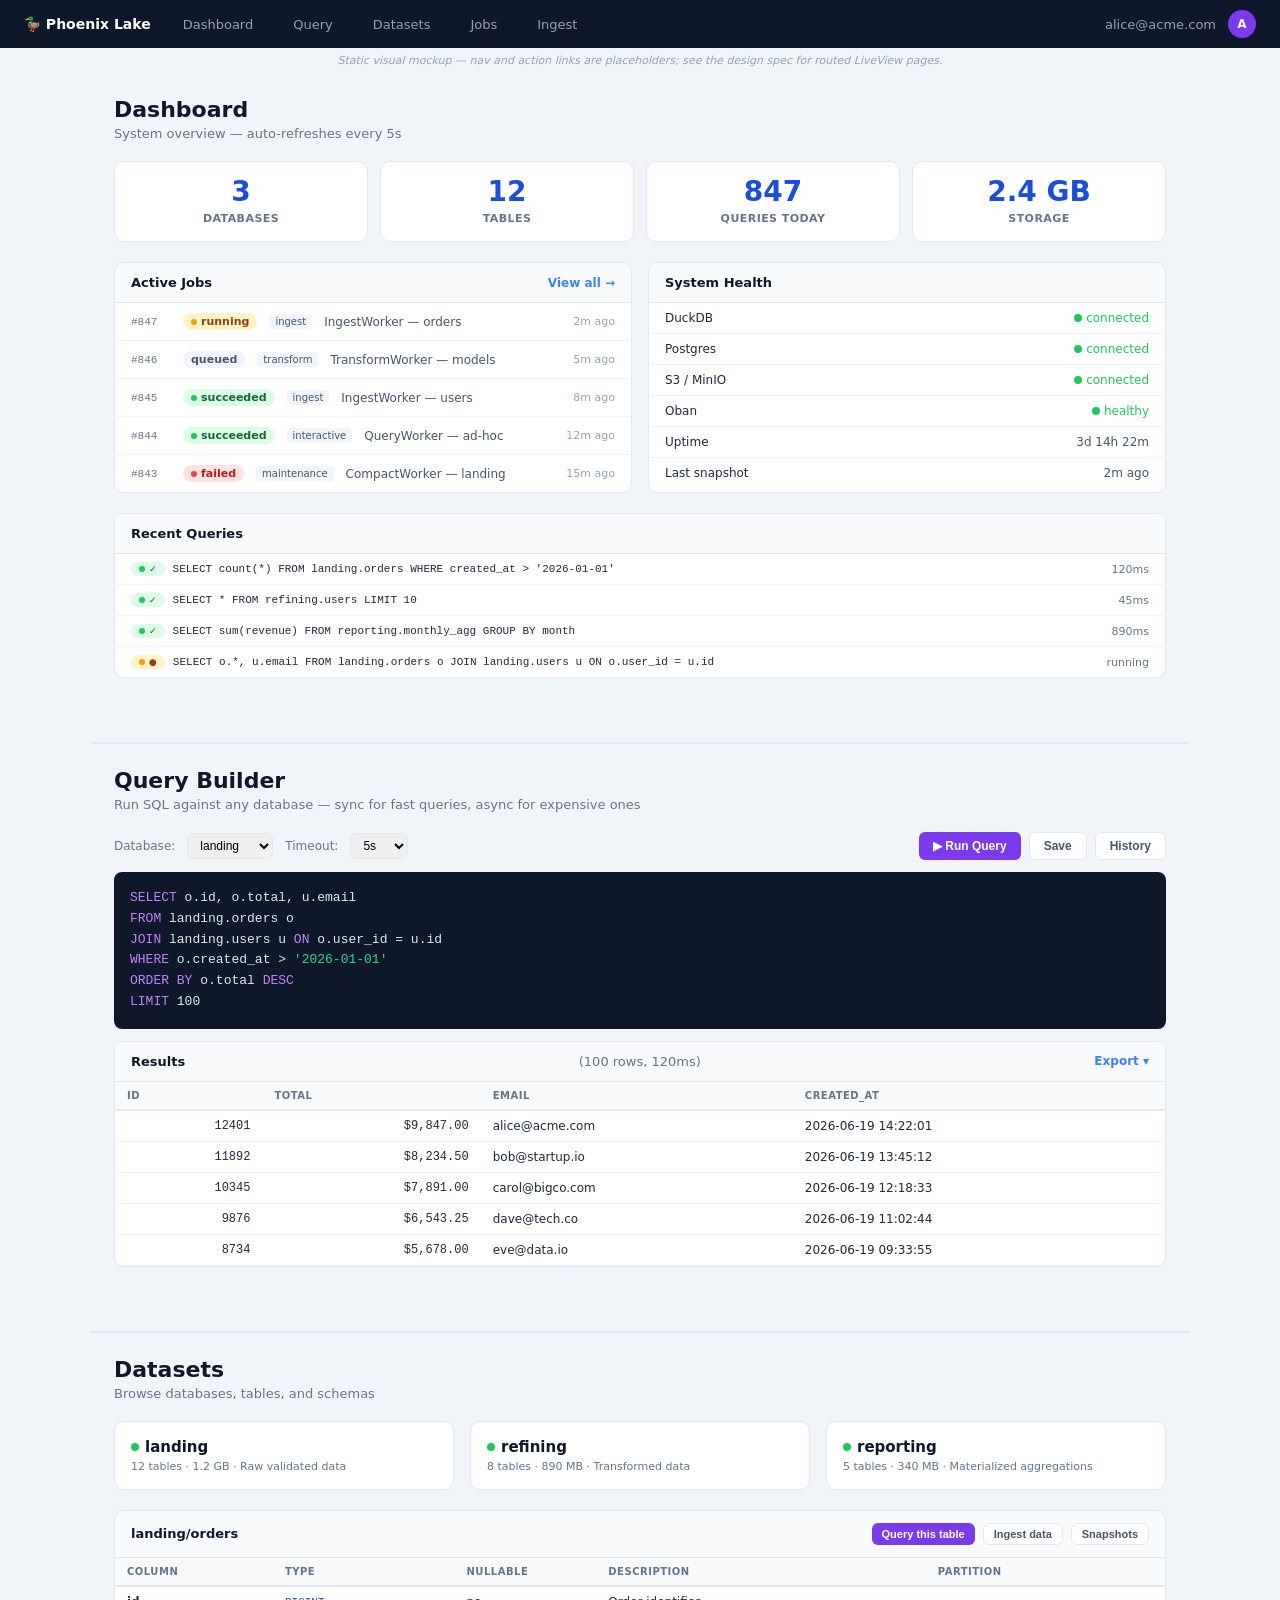
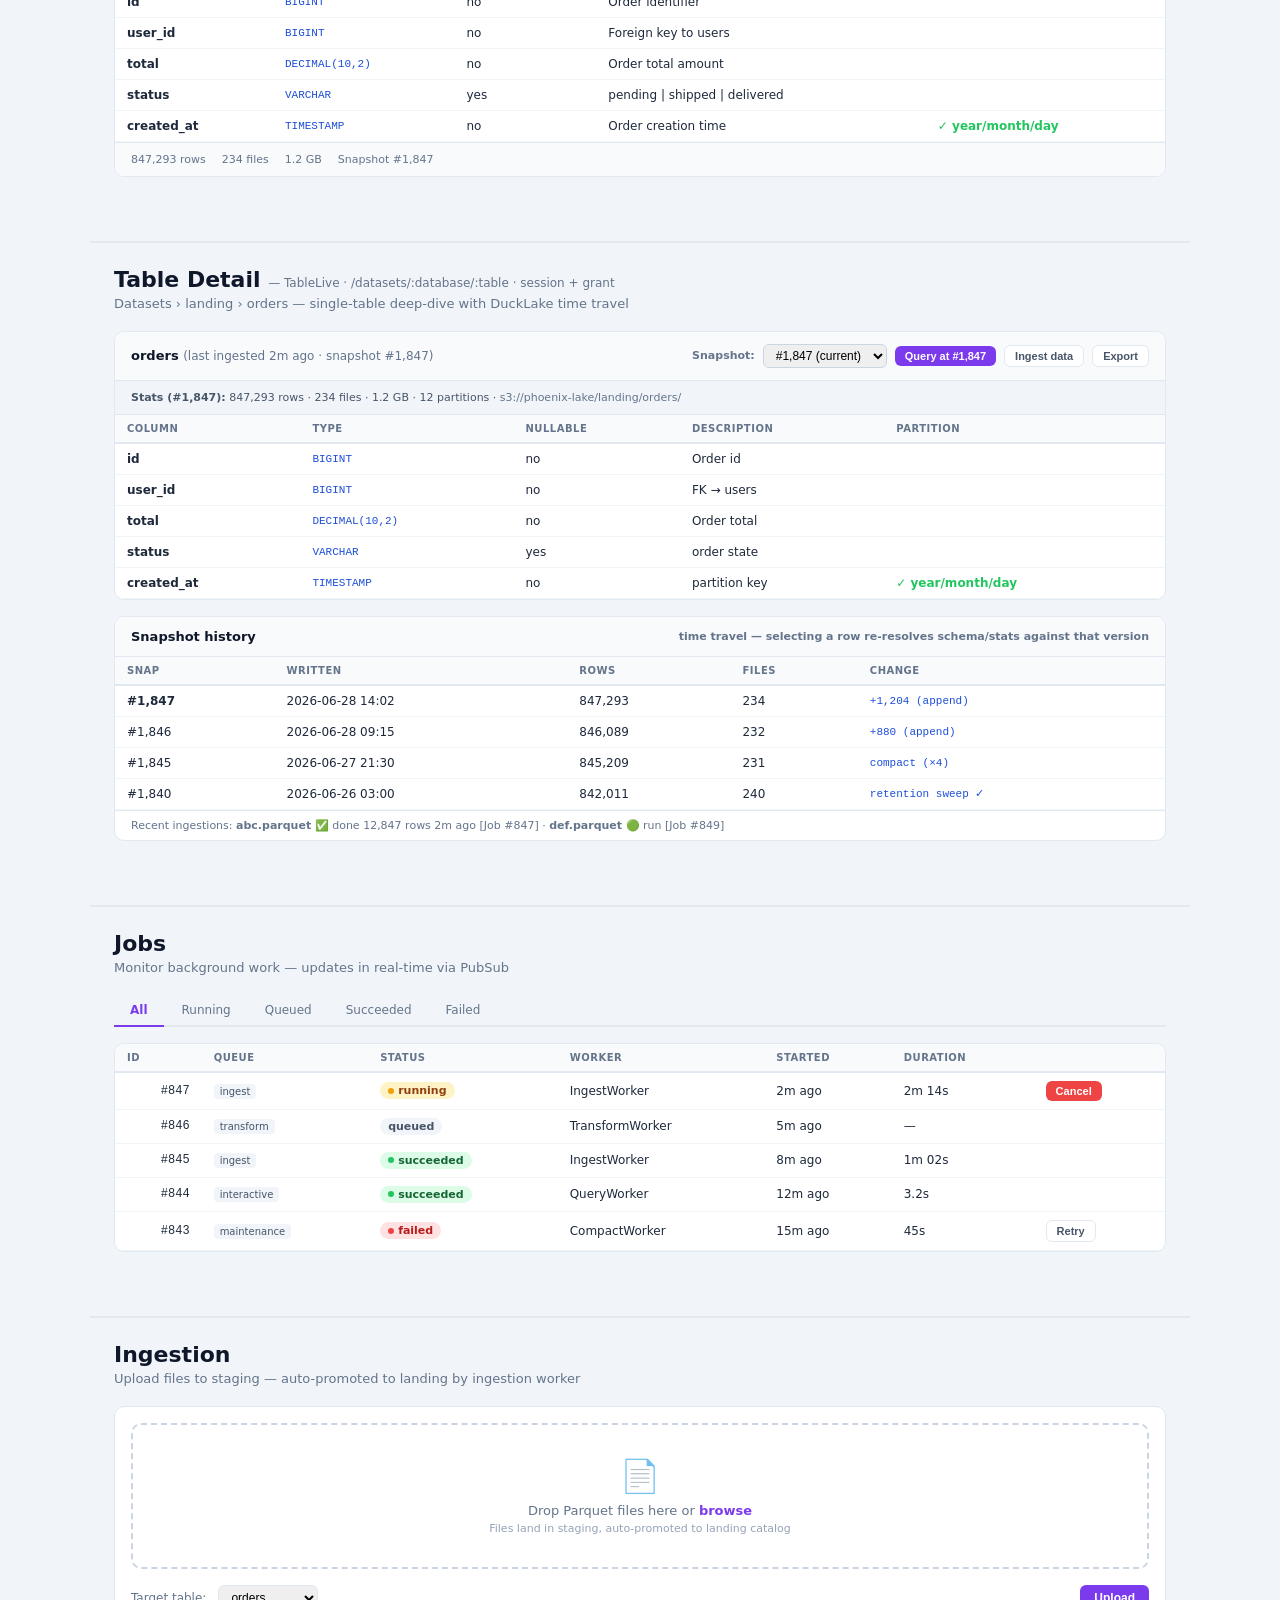
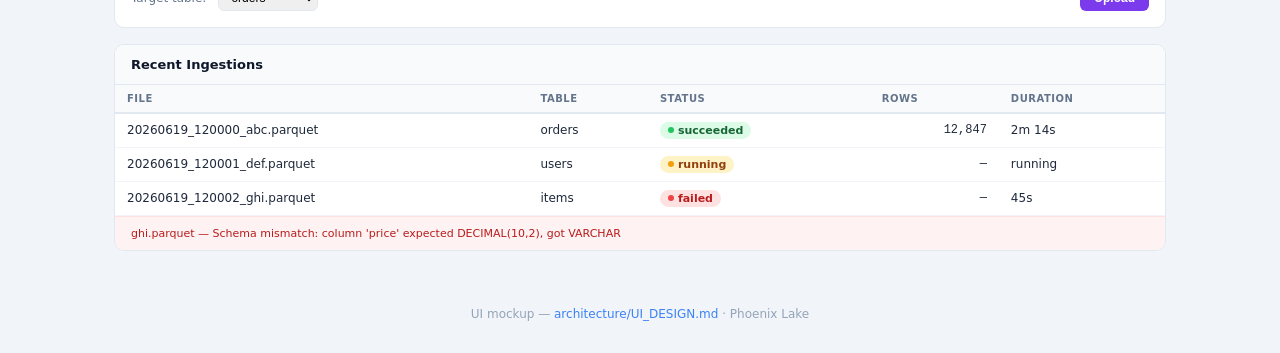
<file: docs/ui.html>
<!DOCTYPE html>
<html lang="en">
<head>
<meta charset="utf-8">
<meta name="viewport" content="width=device-width, initial-scale=1.0">
<title>UI Mockup — Phoenix Lake</title>
<link rel="icon" href="data:image/svg+xml,<svg xmlns='http://www.w3.org/2000/svg' viewBox='0 0 100 100'><text y='.9em' font-size='90'>🦆</text></svg>">
<style>
  * { margin: 0; padding: 0; box-sizing: border-box; }
  body { font-family: 'Segoe UI', system-ui, -apple-system, sans-serif; background: #f1f5f9; color: #1e293b; }

  /* Top nav */
  .topbar { background: #0f172a; color: #fff; padding: 0 24px; height: 48px; display: flex; align-items: center; gap: 24px; font-size: 13px; }
  .topbar .brand { font-weight: 700; font-size: 14px; display: flex; align-items: center; gap: 6px; }
  .topbar a { color: #94a3b8; text-decoration: none; padding: 4px 8px; border-radius: 4px; }
  .topbar a:hover { color: #fff; background: rgba(255,255,255,0.1); }
  .topbar a.active { color: #fff; background: rgba(255,255,255,0.15); }
  .topbar .right { margin-left: auto; display: flex; align-items: center; gap: 12px; }
  .topbar .avatar { width: 28px; height: 28px; border-radius: 50%; background: #7c3aed; display: flex; align-items: center; justify-content: center; font-size: 12px; font-weight: 600; }

  /* Page */
  .page { max-width: 1100px; margin: 0 auto; padding: 24px; }
  .page-title { font-size: 22px; font-weight: 700; color: #0f172a; margin-bottom: 4px; }
  .page-subtitle { font-size: 13px; color: #64748b; margin-bottom: 20px; }

  /* Stats */
  .stats { display: grid; grid-template-columns: repeat(4, 1fr); gap: 12px; margin-bottom: 20px; }
  .stat-card { background: #fff; border: 1px solid #e2e8f0; border-radius: 10px; padding: 16px; text-align: center; }
  .stat-card:hover { border-color: #93c5fd; box-shadow: 0 2px 8px rgba(59,130,246,0.1); transform: translateY(-2px); transition: all 0.2s; }
  .stat-num { font-size: 28px; font-weight: 700; color: #1d4ed8; line-height: 1; }
  .stat-label { font-size: 11px; font-weight: 600; color: #64748b; text-transform: uppercase; letter-spacing: 0.04em; margin-top: 6px; }

  /* Grid layout */
  .grid-2 { display: grid; grid-template-columns: 1fr 1fr; gap: 16px; margin-bottom: 20px; }
  .grid-3 { display: grid; grid-template-columns: repeat(3, 1fr); gap: 16px; margin-bottom: 20px; }

  /* Cards */
  .card { background: #fff; border: 1px solid #e2e8f0; border-radius: 10px; overflow: hidden; }
  .card:hover { border-color: #cbd5e1; box-shadow: 0 2px 8px rgba(0,0,0,0.06); }
  .card-header { padding: 12px 16px; background: #f8fafc; border-bottom: 1px solid #e2e8f0; font-size: 13px; font-weight: 600; color: #0f172a; display: flex; align-items: center; justify-content: space-between; }
  .card-header a { font-size: 12px; color: #3b82f6; text-decoration: none; }
  .card-header a:hover { text-decoration: underline; }
  .card-body { padding: 16px; }

  /* Status badges */
  .status { display: inline-flex; align-items: center; gap: 4px; font-size: 11px; font-weight: 600; padding: 2px 8px; border-radius: 10px; }
  .status-running { background: #fef3c7; color: #92400e; }
  .status-running::before { content: ""; width: 6px; height: 6px; border-radius: 50%; background: #f59e0b; animation: pulse 1.5s infinite; }
  .status-queued { background: #f1f5f9; color: #475569; }
  .status-succeeded { background: #dcfce7; color: #166534; }
  .status-succeeded::before { content: ""; width: 6px; height: 6px; border-radius: 50%; background: #22c55e; }
  .status-failed { background: #fee2e2; color: #b91c1c; }
  .status-failed::before { content: ""; width: 6px; height: 6px; border-radius: 50%; background: #ef4444; }
  .health-dot { width: 8px; height: 8px; border-radius: 50%; background: #22c55e; display: inline-block; }

  @keyframes pulse { 0%, 100% { opacity: 1; } 50% { opacity: 0.4; } }

  /* Job list */
  .job-list { list-style: none; }
  .job-item { padding: 10px 16px; border-bottom: 1px solid #f1f5f9; display: flex; align-items: center; gap: 12px; font-size: 12px; }
  .job-item:hover { background: #f8fafc; }
  .job-item:last-child { border-bottom: none; }
  .job-id { font-family: ui-monospace, monospace; font-size: 11px; color: #64748b; min-width: 40px; }
  .job-queue { font-size: 10px; padding: 2px 6px; border-radius: 4px; background: #f1f5f9; color: #475569; }
  .job-worker { color: #475569; flex: 1; }
  .job-time { color: #94a3b8; font-size: 11px; }

  /* Query history */
  .query-item { padding: 8px 16px; border-bottom: 1px solid #f1f5f9; font-size: 12px; display: flex; align-items: center; gap: 8px; }
  .query-item:hover { background: #f8fafc; }
  .query-item:last-child { border-bottom: none; }
  .query-sql { font-family: ui-monospace, monospace; font-size: 11px; color: #1e293b; flex: 1; white-space: nowrap; overflow: hidden; text-overflow: ellipsis; }
  .query-dur { color: #64748b; font-size: 11px; min-width: 50px; text-align: right; }

  /* Health list */
  .health-item { display: flex; align-items: center; justify-content: space-between; padding: 8px 16px; border-bottom: 1px solid #f1f5f9; font-size: 12px; }
  .health-item:last-child { border-bottom: none; }
  .health-name { font-weight: 500; }
  .health-status { display: flex; align-items: center; gap: 4px; color: #22c55e; font-weight: 500; }

  /* Dataset cards */
  .dataset-card { background: #fff; border: 1px solid #e2e8f0; border-radius: 10px; padding: 16px; cursor: pointer; }
  .dataset-card:hover { border-color: #93c5fd; box-shadow: 0 4px 12px rgba(59,130,246,0.1); transform: translateY(-2px); transition: all 0.2s; }
  .dataset-name { font-size: 15px; font-weight: 600; color: #0f172a; margin-bottom: 4px; display: flex; align-items: center; gap: 6px; }
  .dataset-stat { font-size: 11px; color: #64748b; }

  /* Schema table */
  .schema-table { width: 100%; border-collapse: collapse; font-size: 12px; }
  .schema-table th { text-align: left; padding: 8px 12px; background: #f8fafc; border-bottom: 2px solid #e2e8f0; font-weight: 600; color: #64748b; font-size: 10px; text-transform: uppercase; letter-spacing: 0.05em; }
  .schema-table td { padding: 8px 12px; border-bottom: 1px solid #f1f5f9; }
  .schema-table tr:hover td { background: #f8fafc; }
  .schema-table .type { font-family: ui-monospace, monospace; color: #1d4ed8; font-size: 11px; }
  .schema-table .partition { color: #22c55e; font-weight: 600; }

  /* Query editor mock */
  .query-editor { background: #0f172a; border-radius: 8px; padding: 16px; font-family: ui-monospace, monospace; font-size: 13px; color: #e2e8f0; line-height: 1.6; margin-bottom: 12px; }
  .query-editor .kw { color: #c084fc; }
  .query-editor .fn { color: #60a5fa; }
  .query-editor .str { color: #34d399; }
  .query-editor .comment { color: #64748b; }

  /* Buttons */
  .btn { display: inline-flex; align-items: center; gap: 4px; padding: 6px 14px; border-radius: 6px; font-size: 12px; font-weight: 600; border: none; cursor: pointer; }
  .btn-primary { background: #7c3aed; color: #fff; }
  .btn-primary:hover { background: #6d28d9; }
  .btn-outline { background: #fff; color: #475569; border: 1px solid #e2e8f0; }
  .btn-outline:hover { border-color: #93c5fd; color: #1d4ed8; }
  .btn-danger { background: #ef4444; color: #fff; }
  .btn-danger:hover { background: #dc2626; }
  .btn-sm { padding: 4px 10px; font-size: 11px; }

  /* Ingest drop zone */
  .drop-zone { border: 2px dashed #cbd5e1; border-radius: 10px; padding: 32px; text-align: center; color: #64748b; margin-bottom: 16px; cursor: pointer; }
  .drop-zone:hover { border-color: #7c3aed; color: #7c3aed; background: #faf5ff; }
  .drop-zone-icon { font-size: 32px; margin-bottom: 8px; }
  .drop-zone-text { font-size: 13px; }
  .drop-zone-hint { font-size: 11px; color: #94a3b8; margin-top: 4px; }

  /* Table */
  .data-table { width: 100%; border-collapse: collapse; font-size: 12px; }
  .data-table th { text-align: left; padding: 8px 12px; background: #f8fafc; border-bottom: 2px solid #e2e8f0; font-weight: 600; color: #64748b; font-size: 10px; text-transform: uppercase; letter-spacing: 0.05em; }
  .data-table td { padding: 8px 12px; border-bottom: 1px solid #f1f5f9; }
  .data-table tr:hover td { background: #f8fafc; }
  .data-table .num { font-family: ui-monospace, monospace; text-align: right; }

  /* Tabs */
  .tabs { display: flex; gap: 2px; margin-bottom: 16px; border-bottom: 2px solid #e2e8f0; }
  .tab { padding: 8px 16px; font-size: 12px; font-weight: 500; color: #64748b; cursor: pointer; border-bottom: 2px solid transparent; margin-bottom: -2px; }
  .tab:hover { color: #0f172a; }
  .tab.active { color: #7c3aed; border-bottom-color: #7c3aed; font-weight: 600; }

  /* Footer */
  .footer { text-align: center; padding: 32px; font-size: 12px; color: #94a3b8; }
  .footer a { color: #3b82f6; text-decoration: none; }

  /* Mockup banner */
  .mockup-note { max-width: 1100px; margin: 0 auto; padding: 6px 24px; font-size: 11px; color: #94a3b8; text-align: center; font-style: italic; }
</style>
</head>
<body>

<div class="topbar">
  <span class="brand">🦆 Phoenix Lake</span>
  <a href="#">Dashboard</a>
  <a href="#">Query</a>
  <a href="#">Datasets</a>
  <a href="#">Jobs</a>
  <a href="#">Ingest</a>
  <div class="right">
    <span style="color:#94a3b8;">alice@acme.com</span>
    <div class="avatar">A</div>
  </div>
</div>

<!-- Static visual mockup: the nav links above and the "View all" / "Export" anchors below are placeholders (href="#"), not routed views. UI_DESIGN.md is the source of truth for the actual LiveView routes. -->
<div class="mockup-note">Static visual mockup — nav and action links are placeholders; see the design spec for routed LiveView pages.</div>

<!-- ==================== DASHBOARD ==================== -->
<div class="page">
  <div class="page-title">Dashboard</div>
  <div class="page-subtitle">System overview — auto-refreshes every 5s</div>

  <div class="stats">
    <div class="stat-card"><div class="stat-num">3</div><div class="stat-label">Databases</div></div>
    <div class="stat-card"><div class="stat-num">12</div><div class="stat-label">Tables</div></div>
    <div class="stat-card"><div class="stat-num">847</div><div class="stat-label">Queries Today</div></div>
    <div class="stat-card"><div class="stat-num">2.4 GB</div><div class="stat-label">Storage</div></div>
  </div>

  <div class="grid-2">
    <!-- Active Jobs -->
    <div class="card">
      <div class="card-header">Active Jobs <a href="#">View all →</a></div>
      <ul class="job-list">
        <li class="job-item">
          <span class="job-id">#847</span>
          <span class="status status-running">running</span>
          <span class="job-queue">ingest</span>
          <span class="job-worker">IngestWorker — orders</span>
          <span class="job-time">2m ago</span>
        </li>
        <li class="job-item">
          <span class="job-id">#846</span>
          <span class="status status-queued">queued</span>
          <span class="job-queue">transform</span>
          <span class="job-worker">TransformWorker — models</span>
          <span class="job-time">5m ago</span>
        </li>
        <li class="job-item">
          <span class="job-id">#845</span>
          <span class="status status-succeeded">succeeded</span>
          <span class="job-queue">ingest</span>
          <span class="job-worker">IngestWorker — users</span>
          <span class="job-time">8m ago</span>
        </li>
        <li class="job-item">
          <span class="job-id">#844</span>
          <span class="status status-succeeded">succeeded</span>
          <span class="job-queue">interactive</span>
          <span class="job-worker">QueryWorker — ad-hoc</span>
          <span class="job-time">12m ago</span>
        </li>
        <li class="job-item">
          <span class="job-id">#843</span>
          <span class="status status-failed">failed</span>
          <span class="job-queue">maintenance</span>
          <span class="job-worker">CompactWorker — landing</span>
          <span class="job-time">15m ago</span>
        </li>
      </ul>
    </div>

    <!-- System Health -->
    <div class="card">
      <div class="card-header">System Health</div>
      <div class="card-body" style="padding:0;">
        <div class="health-item"><span class="health-name">DuckDB</span><span class="health-status"><span class="health-dot"></span> connected</span></div>
        <div class="health-item"><span class="health-name">Postgres</span><span class="health-status"><span class="health-dot"></span> connected</span></div>
        <div class="health-item"><span class="health-name">S3 / MinIO</span><span class="health-status"><span class="health-dot"></span> connected</span></div>
        <div class="health-item"><span class="health-name">Oban</span><span class="health-status"><span class="health-dot"></span> healthy</span></div>
        <div class="health-item"><span class="health-name">Uptime</span><span style="color:#475569;">3d 14h 22m</span></div>
        <div class="health-item"><span class="health-name">Last snapshot</span><span style="color:#475569;">2m ago</span></div>
      </div>
    </div>
  </div>

  <!-- Recent Queries -->
  <div class="card">
    <div class="card-header">Recent Queries</div>
    <div class="query-item"><span class="status status-succeeded" style="font-size:9px;">✓</span><span class="query-sql">SELECT count(*) FROM landing.orders WHERE created_at > '2026-01-01'</span><span class="query-dur">120ms</span></div>
    <div class="query-item"><span class="status status-succeeded" style="font-size:9px;">✓</span><span class="query-sql">SELECT * FROM refining.users LIMIT 10</span><span class="query-dur">45ms</span></div>
    <div class="query-item"><span class="status status-succeeded" style="font-size:9px;">✓</span><span class="query-sql">SELECT sum(revenue) FROM reporting.monthly_agg GROUP BY month</span><span class="query-dur">890ms</span></div>
    <div class="query-item"><span class="status status-running" style="font-size:9px;">●</span><span class="query-sql">SELECT o.*, u.email FROM landing.orders o JOIN landing.users u ON o.user_id = u.id</span><span class="query-dur">running</span></div>
  </div>
</div>

<!-- ==================== QUERY BUILDER ==================== -->
<div class="page" style="margin-top:40px; border-top: 2px solid #e2e8f0; padding-top: 24px;">
  <div class="page-title">Query Builder</div>
  <div class="page-subtitle">Run SQL against any database — sync for fast queries, async for expensive ones</div>

  <div style="display:flex;gap:12px;align-items:center;margin-bottom:12px;">
    <span style="font-size:12px;color:#64748b;">Database:</span>
    <select style="padding:4px 8px;border:1px solid #e2e8f0;border-radius:6px;font-size:12px;"><option>landing</option><option>refining</option><option>reporting</option></select>
    <span style="font-size:12px;color:#64748b;">Timeout:</span>
    <select style="padding:4px 8px;border:1px solid #e2e8f0;border-radius:6px;font-size:12px;"><option>5s</option><option>30s</option><option>60s</option></select>
    <div style="margin-left:auto;display:flex;gap:8px;">
      <button class="btn btn-primary">▶ Run Query</button>
      <button class="btn btn-outline">Save</button>
      <button class="btn btn-outline">History</button>
    </div>
  </div>

  <div class="query-editor">
    <span class="kw">SELECT</span> o.id, o.total, u.email<br>
    <span class="kw">FROM</span> landing.orders o<br>
    <span class="kw">JOIN</span> landing.users u <span class="kw">ON</span> o.user_id = u.id<br>
    <span class="kw">WHERE</span> o.created_at > <span class="str">'2026-01-01'</span><br>
    <span class="kw">ORDER BY</span> o.total <span class="kw">DESC</span><br>
    <span class="kw">LIMIT</span> 100
  </div>

  <div class="card">
    <div class="card-header">Results <span style="font-weight:400;color:#64748b;">(100 rows, 120ms)</span> <a href="#">Export ▾</a></div>
    <table class="data-table">
      <thead><tr><th>id</th><th>total</th><th>email</th><th>created_at</th></tr></thead>
      <tbody>
        <tr><td class="num">12401</td><td class="num">$9,847.00</td><td>alice@acme.com</td><td>2026-06-19 14:22:01</td></tr>
        <tr><td class="num">11892</td><td class="num">$8,234.50</td><td>bob@startup.io</td><td>2026-06-19 13:45:12</td></tr>
        <tr><td class="num">10345</td><td class="num">$7,891.00</td><td>carol@bigco.com</td><td>2026-06-19 12:18:33</td></tr>
        <tr><td class="num">9876</td><td class="num">$6,543.25</td><td>dave@tech.co</td><td>2026-06-19 11:02:44</td></tr>
        <tr><td class="num">8734</td><td class="num">$5,678.00</td><td>eve@data.io</td><td>2026-06-19 09:33:55</td></tr>
      </tbody>
    </table>
  </div>
</div>

<!-- ==================== DATASETS ==================== -->
<div class="page" style="margin-top:40px; border-top: 2px solid #e2e8f0; padding-top: 24px;">
  <div class="page-title">Datasets</div>
  <div class="page-subtitle">Browse databases, tables, and schemas</div>

  <div class="grid-3">
    <div class="dataset-card">
      <div class="dataset-name"><span class="health-dot"></span> landing</div>
      <div class="dataset-stat">12 tables · 1.2 GB · Raw validated data</div>
    </div>
    <div class="dataset-card">
      <div class="dataset-name"><span class="health-dot"></span> refining</div>
      <div class="dataset-stat">8 tables · 890 MB · Transformed data</div>
    </div>
    <div class="dataset-card">
      <div class="dataset-name"><span class="health-dot"></span> reporting</div>
      <div class="dataset-stat">5 tables · 340 MB · Materialized aggregations</div>
    </div>
  </div>

  <div class="card">
    <div class="card-header">
      <span>landing/orders</span>
      <div style="display:flex;gap:8px;">
        <button class="btn btn-sm btn-primary">Query this table</button>
        <button class="btn btn-sm btn-outline">Ingest data</button>
        <button class="btn btn-sm btn-outline">Snapshots</button>
      </div>
    </div>
    <div class="card-body" style="padding:0;">
      <table class="schema-table">
        <thead><tr><th>Column</th><th>Type</th><th>Nullable</th><th>Description</th><th>Partition</th></tr></thead>
        <tbody>
          <tr><td><strong>id</strong></td><td class="type">BIGINT</td><td>no</td><td>Order identifier</td><td></td></tr>
          <tr><td><strong>user_id</strong></td><td class="type">BIGINT</td><td>no</td><td>Foreign key to users</td><td></td></tr>
          <tr><td><strong>total</strong></td><td class="type">DECIMAL(10,2)</td><td>no</td><td>Order total amount</td><td></td></tr>
          <tr><td><strong>status</strong></td><td class="type">VARCHAR</td><td>yes</td><td>pending | shipped | delivered</td><td></td></tr>
          <tr><td><strong>created_at</strong></td><td class="type">TIMESTAMP</td><td>no</td><td>Order creation time</td><td class="partition">✓ year/month/day</td></tr>
        </tbody>
      </table>
    </div>
    <div style="padding:10px 16px;background:#f8fafc;border-top:1px solid #e2e8f0;font-size:11px;color:#64748b;display:flex;gap:16px;">
      <span>847,293 rows</span>
      <span>234 files</span>
      <span>1.2 GB</span>
      <span>Snapshot #1,847</span>
    </div>
  </div>
</div>

<!-- ==================== TABLE DETAIL (TableLive) ==================== -->
<div class="page" style="margin-top:40px; border-top: 2px solid #e2e8f0; padding-top: 24px;">
  <div class="page-title">Table Detail <span style="font-size:12px;color:#64748b;font-weight:400;">— TableLive · /datasets/:database/:table · session + grant</span></div>
  <div class="page-subtitle">Datasets › landing › orders — single-table deep-dive with DuckLake time travel</div>

  <div class="card">
    <div class="card-header">
      <span>orders <span style="color:#64748b;font-weight:400;font-size:12px;">(last ingested 2m ago · snapshot #1,847)</span></span>
      <div style="display:flex;gap:8px;align-items:center;">
        <span style="font-size:11px;color:#64748b;">Snapshot:</span>
        <select style="font-size:12px;padding:3px 8px;border:1px solid #cbd5e1;border-radius:6px;">
          <option>#1,847 (current)</option>
          <option>#1,846</option>
          <option>#1,845</option>
        </select>
        <button class="btn btn-sm btn-primary">Query at #1,847</button>
        <button class="btn btn-sm btn-outline">Ingest data</button>
        <button class="btn btn-sm btn-outline">Export</button>
      </div>
    </div>
    <div style="padding:10px 16px;background:#f1f5f9;border-bottom:1px solid #e2e8f0;font-size:11px;color:#475569;">
      <strong>Stats (#1,847):</strong> 847,293 rows · 234 files · 1.2 GB · 12 partitions · <span style="color:#64748b;">s3://phoenix-lake/landing/orders/</span>
    </div>
    <div class="card-body" style="padding:0;">
      <table class="schema-table">
        <thead><tr><th>Column</th><th>Type</th><th>Nullable</th><th>Description</th><th>Partition</th></tr></thead>
        <tbody>
          <tr><td><strong>id</strong></td><td class="type">BIGINT</td><td>no</td><td>Order id</td><td></td></tr>
          <tr><td><strong>user_id</strong></td><td class="type">BIGINT</td><td>no</td><td>FK → users</td><td></td></tr>
          <tr><td><strong>total</strong></td><td class="type">DECIMAL(10,2)</td><td>no</td><td>Order total</td><td></td></tr>
          <tr><td><strong>status</strong></td><td class="type">VARCHAR</td><td>yes</td><td>order state</td><td></td></tr>
          <tr><td><strong>created_at</strong></td><td class="type">TIMESTAMP</td><td>no</td><td>partition key</td><td class="partition">✓ year/month/day</td></tr>
        </tbody>
      </table>
    </div>
  </div>

  <div class="card" style="margin-top:16px;">
    <div class="card-header"><span>Snapshot history</span><span style="font-size:11px;color:#64748b;">time travel — selecting a row re-resolves schema/stats against that version</span></div>
    <div class="card-body" style="padding:0;">
      <table class="schema-table">
        <thead><tr><th>Snap</th><th>Written</th><th>Rows</th><th>Files</th><th>Change</th></tr></thead>
        <tbody>
          <tr><td><strong>#1,847</strong></td><td>2026-06-28 14:02</td><td>847,293</td><td>234</td><td class="type">+1,204 (append)</td></tr>
          <tr><td>#1,846</td><td>2026-06-28 09:15</td><td>846,089</td><td>232</td><td class="type">+880 (append)</td></tr>
          <tr><td>#1,845</td><td>2026-06-27 21:30</td><td>845,209</td><td>231</td><td class="type">compact (×4)</td></tr>
          <tr><td>#1,840</td><td>2026-06-26 03:00</td><td>842,011</td><td>240</td><td class="type">retention sweep ✓</td></tr>
        </tbody>
      </table>
    </div>
    <div style="padding:8px 16px;border-top:1px solid #e2e8f0;font-size:11px;color:#64748b;">
      Recent ingestions: <strong>abc.parquet</strong> ✅ done 12,847 rows 2m ago [Job #847] · <strong>def.parquet</strong> 🟢 run [Job #849]
    </div>
  </div>
</div>

<!-- ==================== JOBS ==================== -->
<div class="page" style="margin-top:40px; border-top: 2px solid #e2e8f0; padding-top: 24px;">
  <div class="page-title">Jobs</div>
  <div class="page-subtitle">Monitor background work — updates in real-time via PubSub</div>

  <div class="tabs" id="job-tabs">
    <div class="tab active" data-filter="all">All</div>
    <div class="tab" data-filter="running">Running</div>
    <div class="tab" data-filter="queued">Queued</div>
    <div class="tab" data-filter="succeeded">Succeeded</div>
    <div class="tab" data-filter="failed">Failed</div>
  </div>

  <div class="card">
    <table class="data-table" id="jobs-table">
      <thead><tr><th>ID</th><th>Queue</th><th>Status</th><th>Worker</th><th>Started</th><th>Duration</th><th></th></tr></thead>
      <tbody>
        <tr data-status="running"><td class="num">#847</td><td><span class="job-queue">ingest</span></td><td><span class="status status-running">running</span></td><td>IngestWorker</td><td>2m ago</td><td>2m 14s</td><td><button class="btn btn-sm btn-danger">Cancel</button></td></tr>
        <tr data-status="queued"><td class="num">#846</td><td><span class="job-queue">transform</span></td><td><span class="status status-queued">queued</span></td><td>TransformWorker</td><td>5m ago</td><td>—</td><td></td></tr>
        <tr data-status="succeeded"><td class="num">#845</td><td><span class="job-queue">ingest</span></td><td><span class="status status-succeeded">succeeded</span></td><td>IngestWorker</td><td>8m ago</td><td>1m 02s</td><td></td></tr>
        <tr data-status="succeeded"><td class="num">#844</td><td><span class="job-queue">interactive</span></td><td><span class="status status-succeeded">succeeded</span></td><td>QueryWorker</td><td>12m ago</td><td>3.2s</td><td></td></tr>
        <tr data-status="failed"><td class="num">#843</td><td><span class="job-queue">maintenance</span></td><td><span class="status status-failed">failed</span></td><td>CompactWorker</td><td>15m ago</td><td>45s</td><td><button class="btn btn-sm btn-outline">Retry</button></td></tr>
      </tbody>
    </table>
  </div>
</div>

<!-- ==================== INGEST ==================== -->
<div class="page" style="margin-top:40px; border-top: 2px solid #e2e8f0; padding-top: 24px;">
  <div class="page-title">Ingestion</div>
  <div class="page-subtitle">Upload files to staging — auto-promoted to landing by ingestion worker</div>

  <div class="card" style="margin-bottom:16px;">
    <div class="card-body">
      <div class="drop-zone">
        <div class="drop-zone-icon">📄</div>
        <div class="drop-zone-text">Drop Parquet files here or <strong style="color:#7c3aed;">browse</strong></div>
        <div class="drop-zone-hint">Files land in staging, auto-promoted to landing catalog</div>
      </div>
      <div style="display:flex;gap:12px;align-items:center;">
        <span style="font-size:12px;color:#64748b;">Target table:</span>
        <select style="padding:4px 8px;border:1px solid #e2e8f0;border-radius:6px;font-size:12px;"><option>orders</option><option>users</option><option>items</option><option>+ new table</option></select>
        <button class="btn btn-primary" style="margin-left:auto;">Upload</button>
      </div>
    </div>
  </div>

  <div class="card">
    <div class="card-header">Recent Ingestions</div>
    <table class="data-table">
      <thead><tr><th>File</th><th>Table</th><th>Status</th><th>Rows</th><th>Duration</th></tr></thead>
      <tbody>
        <tr><td>20260619_120000_abc.parquet</td><td>orders</td><td><span class="status status-succeeded">succeeded</span></td><td class="num">12,847</td><td>2m 14s</td></tr>
        <tr><td>20260619_120001_def.parquet</td><td>users</td><td><span class="status status-running">running</span></td><td class="num">—</td><td>running</td></tr>
        <tr><td>20260619_120002_ghi.parquet</td><td>items</td><td><span class="status status-failed">failed</span></td><td class="num">—</td><td>45s</td></tr>
      </tbody>
    </table>
    <div style="padding:10px 16px;background:#fef2f2;border-top:1px solid #fee2e2;font-size:11px;color:#b91c1c;">
      ghi.parquet — Schema mismatch: column 'price' expected DECIMAL(10,2), got VARCHAR
    </div>
  </div>
</div>

<div class="footer">
  <p>UI mockup — <a href="https://github.com/TRANTANKHOA/phoenix-lake/blob/main/architecture/UI_DESIGN.md">architecture/UI_DESIGN.md</a> · Phoenix Lake</p>
</div>

<script>
document.querySelectorAll('.tabs').forEach(tabs => {
  tabs.querySelectorAll('.tab').forEach(tab => {
    tab.addEventListener('click', () => {
      tabs.querySelectorAll('.tab').forEach(t => t.classList.remove('active'));
      tab.classList.add('active');
      const filter = tab.dataset.filter;
      const table = tabs.nextElementSibling?.querySelector('tbody');
      if (!table) return;
      table.querySelectorAll('tr').forEach(row => {
        if (filter === 'all' || row.dataset.status === filter) {
          row.style.display = '';
        } else {
          row.style.display = 'none';
        }
      });
    });
  });
});
</script>

<script>
function toggleTheme() {
  const html = document.documentElement;
  const current = html.getAttribute("data-theme");
  const next = current === "dark" ? "light" : "dark";
  html.setAttribute("data-theme", next);
  localStorage.setItem("theme", next);
  document.querySelector(".dark-toggle").textContent = next === "dark" ? "☀️" : "🌙";
}
(function() {
  const saved = localStorage.getItem("theme") || "light";
  document.documentElement.setAttribute("data-theme", saved);
  const btn = document.querySelector(".dark-toggle");
  if (btn) btn.textContent = saved === "dark" ? "☀️" : "🌙";
})();
</script>
</body>
</html>
</file>
<file: docs/styles.css>
body { font-family: 'Segoe UI', system-ui, -apple-system, sans-serif; background: #ffffff; color: #1e293b; padding: clamp(16px, 4vw, 32px); min-height: 100vh; margin: 0; }
* { transition: all 0.2s ease; }
h1 { font-size: 28px; font-weight: 700; color: #0f172a; margin: 0 0 8px 0; }
h2 { font-size: 18px; font-weight: 600; color: #0f172a; margin: 32px 0 12px 0; }
h3 { font-size: 15px; font-weight: 600; color: #0f172a; margin: 16px 0 8px 0; }
.subtitle { font-size: 14px; color: #64748b; margin-bottom: 24px; }
main { max-width: 960px; margin: 0 auto; }
.stack { background: #f8fafc; border: 1px solid #e2e8f0; border-radius: 10px; padding: 16px; margin: 16px 0; position: relative; }
.stack:hover { border-color: #cbd5e1; box-shadow: 0 2px 8px rgba(0,0,0,0.06); }
.stack-label { position: absolute; top: -8px; left: 12px; font-size: 11px; color: #64748b; background: #f8fafc; padding: 0 6px; }
.algo-card { background: #fff; border: 1px solid #e2e8f0; border-radius: 8px; padding: 14px; margin: 8px 0; }
.algo-card:hover { border-color: #cbd5e1; box-shadow: 0 2px 8px rgba(0,0,0,0.06); }
.algo-card-title { font-size: 14px; font-weight: 600; color: #0f172a; margin: 0 0 8px 0; }
.algo-steps { counter-reset: step; list-style: none; padding: 0; margin: 0; }
.algo-steps li { counter-increment: step; padding: 4px 0 4px 28px; position: relative; font-size: 13px; line-height: 1.5; color: #1e293b; }
.algo-steps li::before { content: counter(step); position: absolute; left: 0; top: 4px; width: 18px; height: 18px; border-radius: 50%; background: #1d4ed8; color: #fff; font-size: 10px; font-weight: 600; display: flex; align-items: center; justify-content: center; }
.flow { display: flex; flex-wrap: wrap; align-items: center; gap: 8px; margin: 12px 0; }
.flow-arrow { color: #64748b; font-size: 14px; }
.node { background: linear-gradient(135deg, #1e40af, #2563eb); color: #fff; border-radius: 6px; padding: 8px 12px; font-size: 12px; min-width: 100px; text-align: center; }
.node-title { font-weight: 600; font-size: 13px; }
.node-detail { font-size: 11px; opacity: 0.85; }
.card-grid { display: grid; grid-template-columns: repeat(auto-fit, minmax(220px, 1fr)); gap: 12px; }
.card { background: #fff; border: 1px solid #e2e8f0; border-radius: 8px; padding: 12px; cursor: default; }
.card:hover { border-color: #93c5fd; box-shadow: 0 4px 12px rgba(59,130,246,0.1); transform: translateY(-2px); }
.card-title { font-size: 13px; font-weight: 600; color: #0f172a; margin: 0 0 4px 0; }
.card-desc { font-size: 12px; color: #64748b; margin: 0; }
.config-pill { display: inline-block; background: #dbeafe; color: #1d4ed8; border-radius: 10px; font-size: 10px; padding: 2px 8px; margin: 2px 4px 2px 0; }
.config-pill:hover { background: #bfdbfe; transform: scale(1.05); }
.badge { display: inline-block; font-size: 9px; padding: 2px 6px; border-radius: 4px; font-weight: 600; }
.badge-success { background: #dcfce7; color: #166534; }
.badge-warning { background: #fef3c7; color: #92400e; }
.badge-error { background: #fee2e2; color: #b91c1c; }
.badge-info { background: #dbeafe; color: #1d4ed8; }
.info { padding: 10px 12px; border-radius: 6px; font-size: 12px; margin: 8px 0; }
.info:hover { transform: translateX(4px); }
.info-blue { background: #eff6ff; border-left: 3px solid #3b82f6; color: #1e40af; }
.info-blue:hover { border-left-color: #2563eb; }
.info-green { background: #f0fdf4; border-left: 3px solid #22c55e; color: #166534; }
.info-green:hover { border-left-color: #16a34a; }
.info-yellow { background: #fefce8; border-left: 3px solid #eab308; color: #92400e; }
.info-yellow:hover { border-left-color: #ca8a04; }
.info-red { background: #fef2f2; border-left: 3px solid #ef4444; color: #b91c1c; }
.info-red:hover { border-left-color: #dc2626; }
code { font-family: ui-monospace, SFMono-Regular, Menlo, monospace; font-size: 11px; background: #f1f5f9; padding: 1px 4px; border-radius: 3px; }
.file-list { list-style: none; padding: 0; margin: 0; font-family: ui-monospace, SFMono-Regular, Menlo, monospace; font-size: 12px; }
.file-list li { padding: 2px 0 2px 16px; position: relative; }
.file-list li::before { content: ""; position: absolute; left: 4px; top: 9px; width: 5px; height: 5px; border-radius: 50%; background: #3b82f6; }
.spec-rows { background: #fff; border: 1px solid #e2e8f0; border-radius: 8px; margin: 8px 0; }
.spec-row { display: flex; gap: 14px; align-items: baseline; padding: 10px 14px; border-bottom: 1px solid #e2e8f0; }
.spec-row:hover { background: #f8fafc; }
.spec-row:last-child { border-bottom: none; }
.spec-label { font-size: 10px; font-weight: 600; color: #94a3b8; text-transform: uppercase; letter-spacing: 0.05em; min-width: 80px; flex-shrink: 0; padding-top: 3px; }
.spec-value { font-size: 12px; color: #1e293b; line-height: 1.5; flex: 1; }
.split-grid { display: grid; grid-template-columns: 1fr 1fr; gap: 12px; margin: 12px 0; }
.split-card { border: 1px solid #e2e8f0; border-radius: 10px; background: #fff; overflow: hidden; }
.split-card:hover { border-color: #93c5fd; box-shadow: 0 4px 12px rgba(59,130,246,0.1); transform: translateY(-2px); }
.split-card .head { padding: 8px 12px; background: #f8fafc; border-bottom: 1px solid #e2e8f0; font-size: 13px; font-weight: 600; color: #0f172a; }
.split-card .body { padding: 12px; font-size: 12px; color: #475569; line-height: 1.55; }
.split-card .body p { margin: 0 0 8px 0; }
.split-card .body p:last-child { margin: 0; }
.provider-chain { display: flex; flex-direction: column; align-items: stretch; gap: 0; margin: 16px 0 0 0; counter-reset: prov; }
.provider-block { counter-increment: prov; background: #fff; border: 1px solid #e2e8f0; border-radius: 8px; padding: 12px 14px 12px 40px; position: relative; }
.provider-block::before { content: counter(prov); position: absolute; left: 12px; top: 14px; width: 20px; height: 20px; border-radius: 50%; background: linear-gradient(135deg, #1e40af, #2563eb); color: #fff; font-size: 11px; font-weight: 600; display: flex; align-items: center; justify-content: center; }
.provider-block .row { display: flex; flex-wrap: wrap; align-items: center; gap: 6px; margin-bottom: 6px; }
.provider-block .name { font-size: 14px; font-weight: 600; color: #0f172a; margin-right: 4px; }
.provider-block .desc { font-size: 12px; color: #475569; line-height: 1.5; margin: 0; }
.chain-arrow { text-align: center; color: #94a3b8; font-size: 16px; line-height: 1; padding: 4px 0; }
.stat-grid { display: grid; grid-template-columns: repeat(auto-fit, minmax(120px, 1fr)); gap: 8px; margin: 12px 0; }
.stat { background: #f8fafc; border: 1px solid #e2e8f0; border-radius: 8px; padding: 12px; text-align: center; }
.stat:hover { border-color: #93c5fd; background: #eff6ff; transform: translateY(-2px); }
.stat .num { font-size: 22px; font-weight: 700; color: #1d4ed8; line-height: 1; }
.stat .label { font-size: 10px; font-weight: 600; color: #64748b; text-transform: uppercase; letter-spacing: 0.04em; margin-top: 4px; display: block; }
.meta-grid { display: grid; grid-template-columns: repeat(auto-fit, minmax(200px, 1fr)); gap: 0; border: 1px solid #e2e8f0; border-radius: 8px; overflow: hidden; background: #fff; margin: 12px 0; }
.meta-cell { padding: 10px 14px; border-right: 1px solid #e2e8f0; display: flex; flex-direction: column; gap: 3px; }
.meta-cell:last-child { border-right: none; }
.meta-label { font-size: 9px; font-weight: 600; color: #94a3b8; text-transform: uppercase; letter-spacing: 0.05em; }
.meta-primary { font-size: 13px; font-weight: 600; color: #0f172a; }
.meta-secondary { font-size: 11px; color: #64748b; font-family: ui-monospace, SFMono-Regular, Menlo, monospace; }
.related { margin-top: 40px; padding: 16px; background: #f8fafc; border: 1px solid #e2e8f0; border-radius: 10px; }
.related-label { font-size: 11px; font-weight: 600; color: #64748b; text-transform: uppercase; letter-spacing: 0.04em; margin-bottom: 10px; display: block; }
.related-grid { display: grid; grid-template-columns: repeat(auto-fit, minmax(220px, 1fr)); gap: 8px; }
.related-link { display: block; padding: 10px 12px; background: #fff; border: 1px solid #e2e8f0; border-radius: 6px; text-decoration: none; color: #1e293b; }
.related-link:hover { background: #eff6ff; border-color: #bfdbfe; transform: translateY(-1px); box-shadow: 0 2px 6px rgba(59,130,246,0.1); }
.related-link:hover { background: #eff6ff; border-color: #bfdbfe; }
.related-link .name { font-size: 13px; font-weight: 600; color: #0f172a; display: block; margin-bottom: 2px; }
.related-link .desc { font-size: 11px; color: #64748b; line-height: 1.4; }
.footer { text-align: center; margin-top: 48px; font-size: 12px; color: #94a3b8; }
.glossary-list { display: flex; flex-direction: column; gap: 1px; background: #e2e8f0; border: 1px solid #e2e8f0; border-radius: 8px; overflow: hidden; }
.glossary-item { background: #fff; padding: 14px 16px; }
.glossary-item:hover { background: #f8fafc; }
.glossary-term { font-size: 15px; font-weight: 700; color: #0f172a; margin-bottom: 4px; display: flex; align-items: center; gap: 6px; }
.glossary-term a { font-size: 10px; color: #94a3b8; text-decoration: none; opacity: 0.6; transition: opacity 0.2s; }
.glossary-term a:hover { opacity: 1; color: #3b82f6; }
.glossary-def { font-size: 13px; color: #475569; line-height: 1.5; margin-bottom: 8px; }
.glossary-pros { font-size: 12px; color: #166534; line-height: 1.5; margin-bottom: 2px; }
.glossary-cons { font-size: 12px; color: #b91c1c; line-height: 1.5; margin-bottom: 2px; }
.glossary-fit { font-size: 12px; color: #1d4ed8; line-height: 1.5; margin-bottom: 2px; }
.glossary-why { font-size: 12px; color: #92400e; line-height: 1.5; }
.diagram { background: #f8fafc; border: 1px solid #e2e8f0; border-radius: 10px; padding: 24px; margin: 16px 0; }
.diagram:hover { border-color: #cbd5e1; box-shadow: 0 2px 8px rgba(0,0,0,0.06); }
.diagram-title { font-size: 11px; font-weight: 600; color: #64748b; text-transform: uppercase; letter-spacing: 0.05em; margin: 0 0 16px 0; }
.diagram svg { width: 100%; height: auto; }
.invariant-callout { background: linear-gradient(135deg, #f0fdf4, #dcfce7); border: 2px solid #22c55e; border-radius: 12px; padding: 20px; margin: 20px 0; position: relative; }
.invariant-callout:hover { border-color: #16a34a; box-shadow: 0 4px 12px rgba(34,197,94,0.15); }
.invariant-callout::before { content: "INVARIANT"; position: absolute; top: -10px; left: 16px; background: #22c55e; color: #fff; font-size: 10px; font-weight: 700; padding: 2px 10px; border-radius: 4px; letter-spacing: 0.05em; }
.invariant-callout p { margin: 8px 0 0 0; font-size: 13px; color: #166534; line-height: 1.6; }
.decision-grid { display: grid; grid-template-columns: 1fr 1fr; gap: 16px; margin: 16px 0; }
.decision-card { border-radius: 10px; padding: 16px; position: relative; }
.decision-card:hover { transform: translateY(-2px); box-shadow: 0 4px 12px rgba(0,0,0,0.1); }
.decision-card.use { background: #f0fdf4; border: 2px solid #22c55e; }
.decision-card.use:hover { border-color: #16a34a; }
.decision-card.avoid { background: #fef2f2; border: 2px solid #ef4444; }
.decision-card.avoid:hover { border-color: #dc2626; }
.decision-card .icon { font-size: 24px; margin-bottom: 8px; }
.decision-card h4 { font-size: 14px; font-weight: 600; margin: 0 0 8px 0; }
.decision-card.use h4 { color: #166534; }
.decision-card.avoid h4 { color: #b91c1c; }
.decision-card ul { margin: 0; padding-left: 16px; font-size: 12px; color: #475569; line-height: 1.6; }
.component-badge { display: inline-flex; align-items: center; gap: 4px; padding: 2px 8px; border-radius: 4px; font-size: 10px; font-weight: 600; }
.component-badge:hover { transform: scale(1.05); }
.badge-phoenix { background: #ede9fe; color: #6d28d9; }
.badge-phoenix:hover { background: #ddd6fe; }
.badge-duckdb { background: #dbeafe; color: #1d4ed8; }
.badge-duckdb:hover { background: #bfdbfe; }
.badge-postgres { background: #fce7f3; color: #be185d; }
.badge-postgres:hover { background: #fbcfe8; }
.badge-s3 { background: #d1fae5; color: #065f46; }
.badge-s3:hover { background: #a7f3d0; }
.flow-vertical { display: flex; flex-direction: column; align-items: center; gap: 0; margin: 16px 0; }
.flow-vertical .flow-step { background: #fff; border: 1px solid #e2e8f0; border-radius: 8px; padding: 10px 16px; font-size: 12px; color: #1e293b; width: 100%; max-width: 400px; position: relative; }
.flow-vertical .flow-step .step-num { position: absolute; left: -12px; top: 50%; transform: translateY(-50%); width: 22px; height: 22px; background: #1d4ed8; color: #fff; border-radius: 50%; font-size: 10px; font-weight: 600; display: flex; align-items: center; justify-content: center; }
.flow-vertical .flow-arrow-down { width: 2px; height: 16px; background: #cbd5e1; position: relative; }
.flow-vertical .flow-arrow-down::after { content: ""; position: absolute; bottom: -4px; left: -3px; border-left: 4px solid transparent; border-right: 4px solid transparent; border-top: 6px solid #cbd5e1; }
/* Navigation */
.site-nav { max-width: 960px; margin: 0 auto; padding: 0 clamp(16px, 4vw, 32px); display: flex; flex-wrap: wrap; align-items: center; gap: 6px 16px; padding-top: 12px; padding-bottom: 12px; border-bottom: 1px solid #e2e8f0; margin-bottom: 24px; }
.site-nav .brand { font-weight: 700; font-size: 14px; color: #0f172a; text-decoration: none; margin-right: 8px; }
.site-nav .brand span { font-size: 16px; }
.site-nav a { font-size: 12px; color: #475569; text-decoration: none; padding: 4px 8px; border-radius: 4px; }
.site-nav a:hover { background: #f1f5f9; color: #0f172a; }
.site-nav a.active { background: #eff6ff; color: #1d4ed8; font-weight: 600; }
.nav-dropdown { position: relative; }
.nav-dropdown > a { display: flex; align-items: center; gap: 4px; }
.nav-dropdown > a::after { content: "▾"; font-size: 8px; color: #94a3b8; transition: transform 0.2s; }
.nav-dropdown:hover > a { background: #f1f5f9; color: #0f172a; }
.nav-dropdown:hover > a::after { transform: rotate(180deg); }
.nav-dropdown .dropdown-menu { display: block; position: absolute; top: calc(100% + 4px); left: 0; background: #fff; border: 1px solid #e2e8f0; border-radius: 10px; padding: 8px 0; min-width: 200px; box-shadow: 0 8px 24px rgba(0,0,0,0.12), 0 2px 8px rgba(0,0,0,0.06); z-index: 100; opacity: 0; visibility: hidden; transform: translateY(-4px); transition: all 0.15s ease; pointer-events: none; }
.nav-dropdown:hover .dropdown-menu { opacity: 1; visibility: visible; transform: translateY(0); pointer-events: auto; }
.nav-dropdown .dropdown-menu a { display: flex; align-items: center; gap: 8px; padding: 8px 14px; font-size: 12px; color: #475569; border-radius: 0; margin: 0 4px; border-radius: 6px; }
.nav-dropdown .dropdown-menu a:hover { background: #eff6ff; color: #1d4ed8; }
.nav-dropdown .dropdown-menu a.active { background: #eff6ff; color: #1d4ed8; font-weight: 600; }
.nav-dropdown .dropdown-menu a .nav-icon { font-size: 14px; width: 20px; text-align: center; flex-shrink: 0; }
.nav-dropdown .dropdown-menu a .nav-label { display: flex; flex-direction: column; }
.nav-dropdown .dropdown-menu a .nav-desc { font-size: 10px; color: #94a3b8; margin-top: 1px; }
.nav-dropdown .dropdown-divider { height: 1px; background: #f1f5f9; margin: 4px 12px; }
/* Footer nav */
.site-footer { max-width: 960px; margin: 48px auto 0; padding: 16px clamp(16px, 4vw, 32px) 32px; border-top: 1px solid #e2e8f0; }
.site-footer p { font-size: 12px; color: #94a3b8; text-align: center; margin: 0; }
.site-footer a { color: #1d4ed8; text-decoration: none; }
.site-footer a:hover { text-decoration: underline; }
/* Dark mode */
[data-theme="dark"] { background: #0f172a; color: #e2e8f0; }
[data-theme="dark"] h1, [data-theme="dark"] h2, [data-theme="dark"] h3 { color: #f1f5f9; }
[data-theme="dark"] .subtitle { color: #94a3b8; }
[data-theme="dark"] .algo-card { background: #1e293b; border-color: #334155; }
[data-theme="dark"] .algo-card-title { color: #f1f5f9; }
[data-theme="dark"] .algo-steps li { color: #e2e8f0; }
[data-theme="dark"] .stack { background: #1e293b; border-color: #334155; }
[data-theme="dark"] .stack-label { background: #1e293b; color: #94a3b8; }
[data-theme="dark"] .card { background: #1e293b; border-color: #334155; }
[data-theme="dark"] .card:hover { border-color: #3b82f6; }
[data-theme="dark"] .card-title { color: #f1f5f9; }
[data-theme="dark"] .card-desc { color: #94a3b8; }
[data-theme="dark"] .info-blue { background: #1e3a5f; border-left-color: #3b82f6; color: #93c5fd; }
[data-theme="dark"] .info-green { background: #14532d; border-left-color: #22c55e; color: #86efac; }
[data-theme="dark"] .info-yellow { background: #422006; border-left-color: #eab308; color: #fde047; }
[data-theme="dark"] .info-red { background: #450a0a; border-left-color: #ef4444; color: #fca5a5; }
[data-theme="dark"] code { background: #334155; color: #e2e8f0; }
[data-theme="dark"] .spec-rows { background: #1e293b; border-color: #334155; }
[data-theme="dark"] .spec-row { border-color: #334155; }
[data-theme="dark"] .spec-row:hover { background: #334155; }
[data-theme="dark"] .spec-key { color: #94a3b8; }
[data-theme="dark"] .spec-val { color: #e2e8f0; }
[data-theme="dark"] .split-card { background: #1e293b; border-color: #334155; }
[data-theme="dark"] .split-card:hover { border-color: #3b82f6; }
[data-theme="dark"] .split-card .head { background: #0f172a; border-color: #334155; color: #f1f5f9; }
[data-theme="dark"] .split-card .body { color: #94a3b8; }
[data-theme="dark"] .stat { background: #1e293b; border-color: #334155; }
[data-theme="dark"] .stat:hover { background: #1e3a5f; border-color: #3b82f6; }
[data-theme="dark"] .stat .num { color: #60a5fa; }
[data-theme="dark"] .stat .label { color: #94a3b8; }
[data-theme="dark"] .meta-grid { background: #1e293b; border-color: #334155; }
[data-theme="dark"] .meta-cell { border-color: #334155; }
[data-theme="dark"] .meta-label { color: #64748b; }
[data-theme="dark"] .meta-primary { color: #f1f5f9; }
[data-theme="dark"] .related { background: #1e293b; border-color: #334155; }
[data-theme="dark"] .related-label { color: #94a3b8; }
[data-theme="dark"] .related-link { background: #0f172a; border-color: #334155; color: #e2e8f0; }
[data-theme="dark"] .related-link:hover { background: #1e3a5f; border-color: #3b82f6; }
[data-theme="dark"] .related-link .name { color: #f1f5f9; }
[data-theme="dark"] .related-link .desc { color: #94a3b8; }
[data-theme="dark"] .glossary-item { background: #1e293b; }
[data-theme="dark"] .glossary-item:hover { background: #334155; }
[data-theme="dark"] .glossary-term { color: #f1f5f9; }
[data-theme="dark"] .glossary-def { color: #94a3b8; }
[data-theme="dark"] .glossary-pros { color: #86efac; }
[data-theme="dark"] .glossary-cons { color: #fca5a5; }
[data-theme="dark"] .glossary-fit { color: #93c5fd; }
[data-theme="dark"] .glossary-why { color: #fde047; }
[data-theme="dark"] .diagram { background: #1e293b; border-color: #334155; }
[data-theme="dark"] .diagram-title { color: #94a3b8; }
[data-theme="dark"] .invariant-callout { background: linear-gradient(135deg, #14532d, #166534); border-color: #22c55e; }
[data-theme="dark"] .invariant-callout p { color: #86efac; }
[data-theme="dark"] .decision-card.use { background: #14532d; border-color: #22c55e; }
[data-theme="dark"] .decision-card.avoid { background: #450a0a; border-color: #ef4444; }
[data-theme="dark"] .decision-card h4 { color: #f1f5f9; }
[data-theme="dark"] .decision-card ul { color: #94a3b8; }
[data-theme="dark"] .flow-vertical .flow-step { background: #1e293b; border-color: #334155; color: #e2e8f0; }
[data-theme="dark"] .dropdown-menu { background: #1e293b; border-color: #334155; }
[data-theme="dark"] .dropdown-menu a { color: #94a3b8; }
[data-theme="dark"] .dropdown-menu a:hover { background: #334155; color: #93c5fd; }
[data-theme="dark"] .dropdown-divider { background: #334155; }
[data-theme="dark"] .site-footer { border-color: #334155; }
[data-theme="dark"] .site-footer p { color: #64748b; }
[data-theme="dark"] .site-footer a { color: #60a5fa; }
[data-theme="dark"] table { color: #e2e8f0; }
[data-theme="dark"] thead tr { border-color: #334155; }
[data-theme="dark"] th { color: #94a3b8; }
[data-theme="dark"] td { border-color: #334155; }
[data-theme="dark"] tr { border-color: #334155; }
[data-theme="dark"] pre { background: #0f172a; color: #e2e8f0; }

/* Dark mode toggle */
.dark-toggle { background: none; border: 1px solid #e2e8f0; border-radius: 6px; padding: 4px 8px; cursor: pointer; font-size: 14px; line-height: 1; margin-left: auto; }
.dark-toggle:hover { background: #f1f5f9; }
[data-theme="dark"] .dark-toggle { border-color: #475569; color: #e2e8f0; }
[data-theme="dark"] .dark-toggle:hover { background: #334155; }

@media (max-width: 768px) { body { padding: 16px; } main { max-width: 100%; } .split-grid { grid-template-columns: 1fr; } .decision-grid { grid-template-columns: 1fr; } .meta-cell { border-right: none; border-bottom: 1px solid #e2e8f0; } .meta-cell:last-child { border-bottom: none; } .site-nav { gap: 4px 8px; } }
</file>
